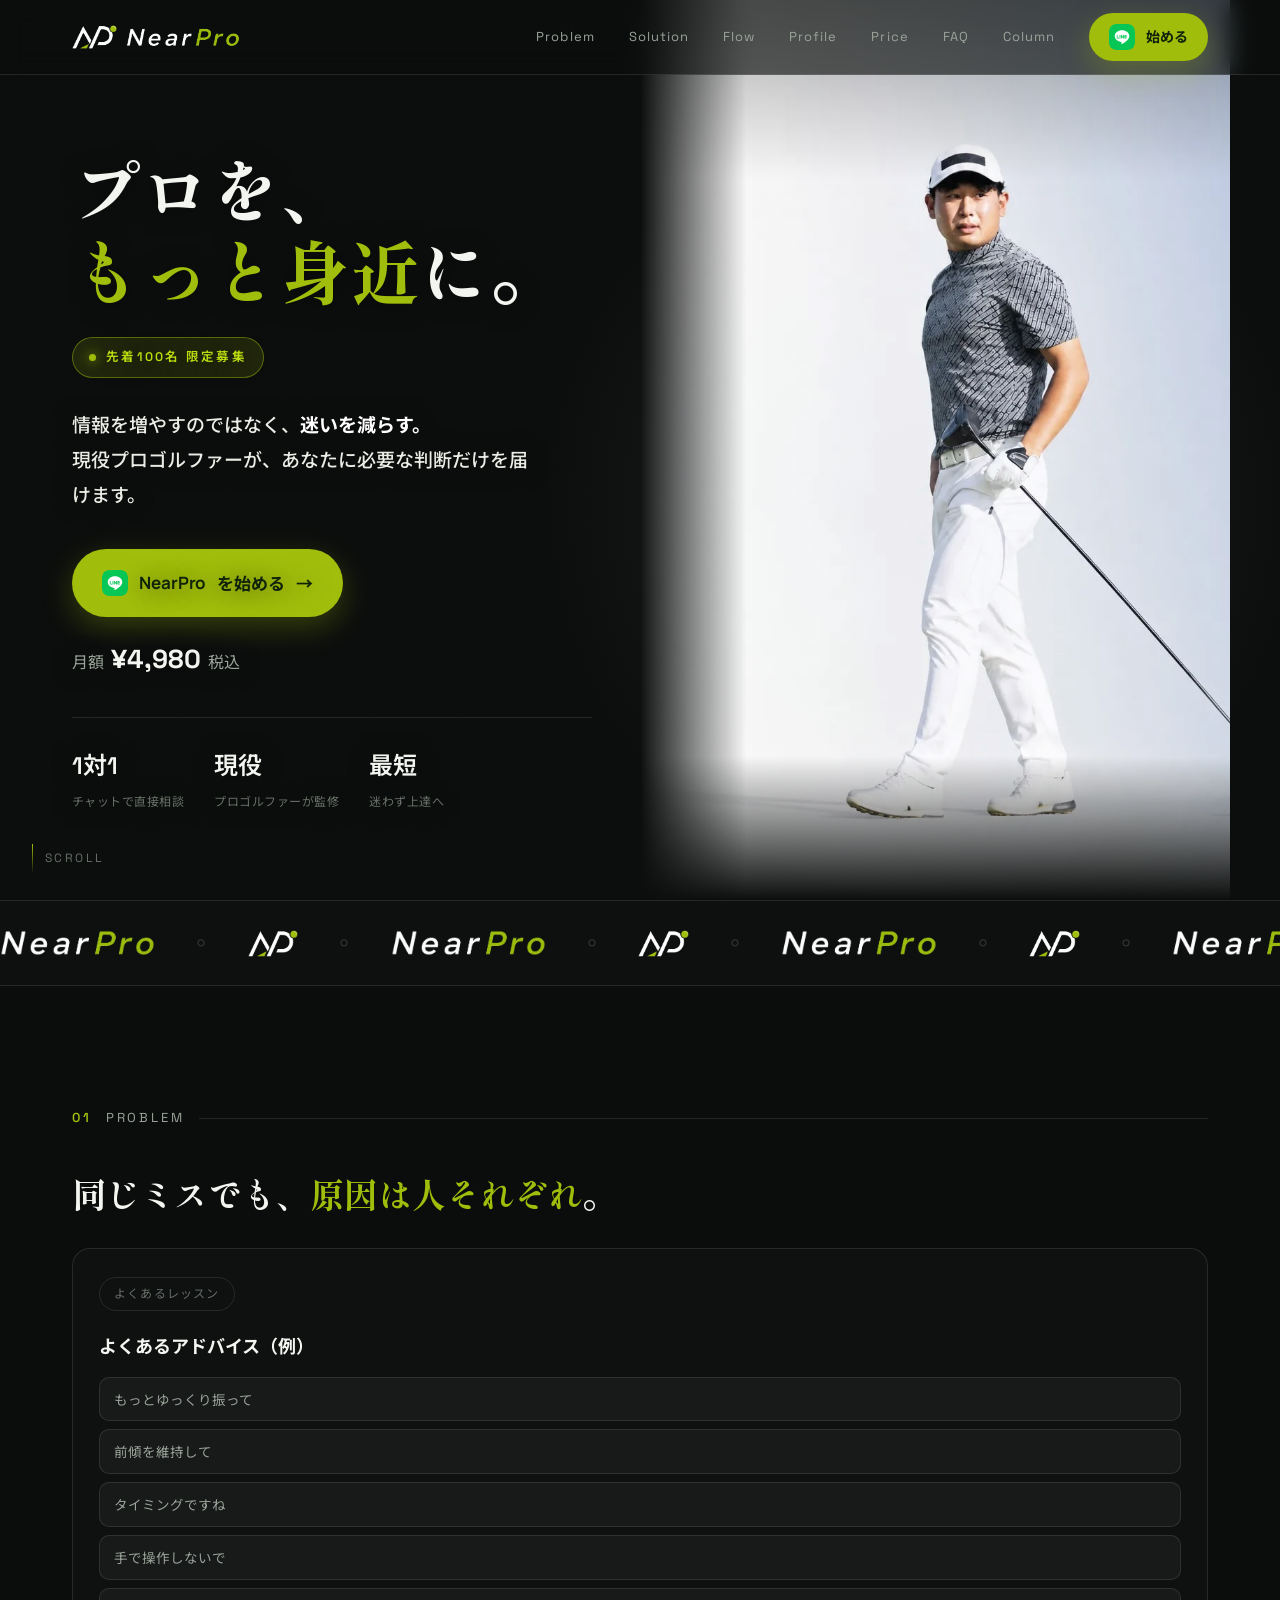
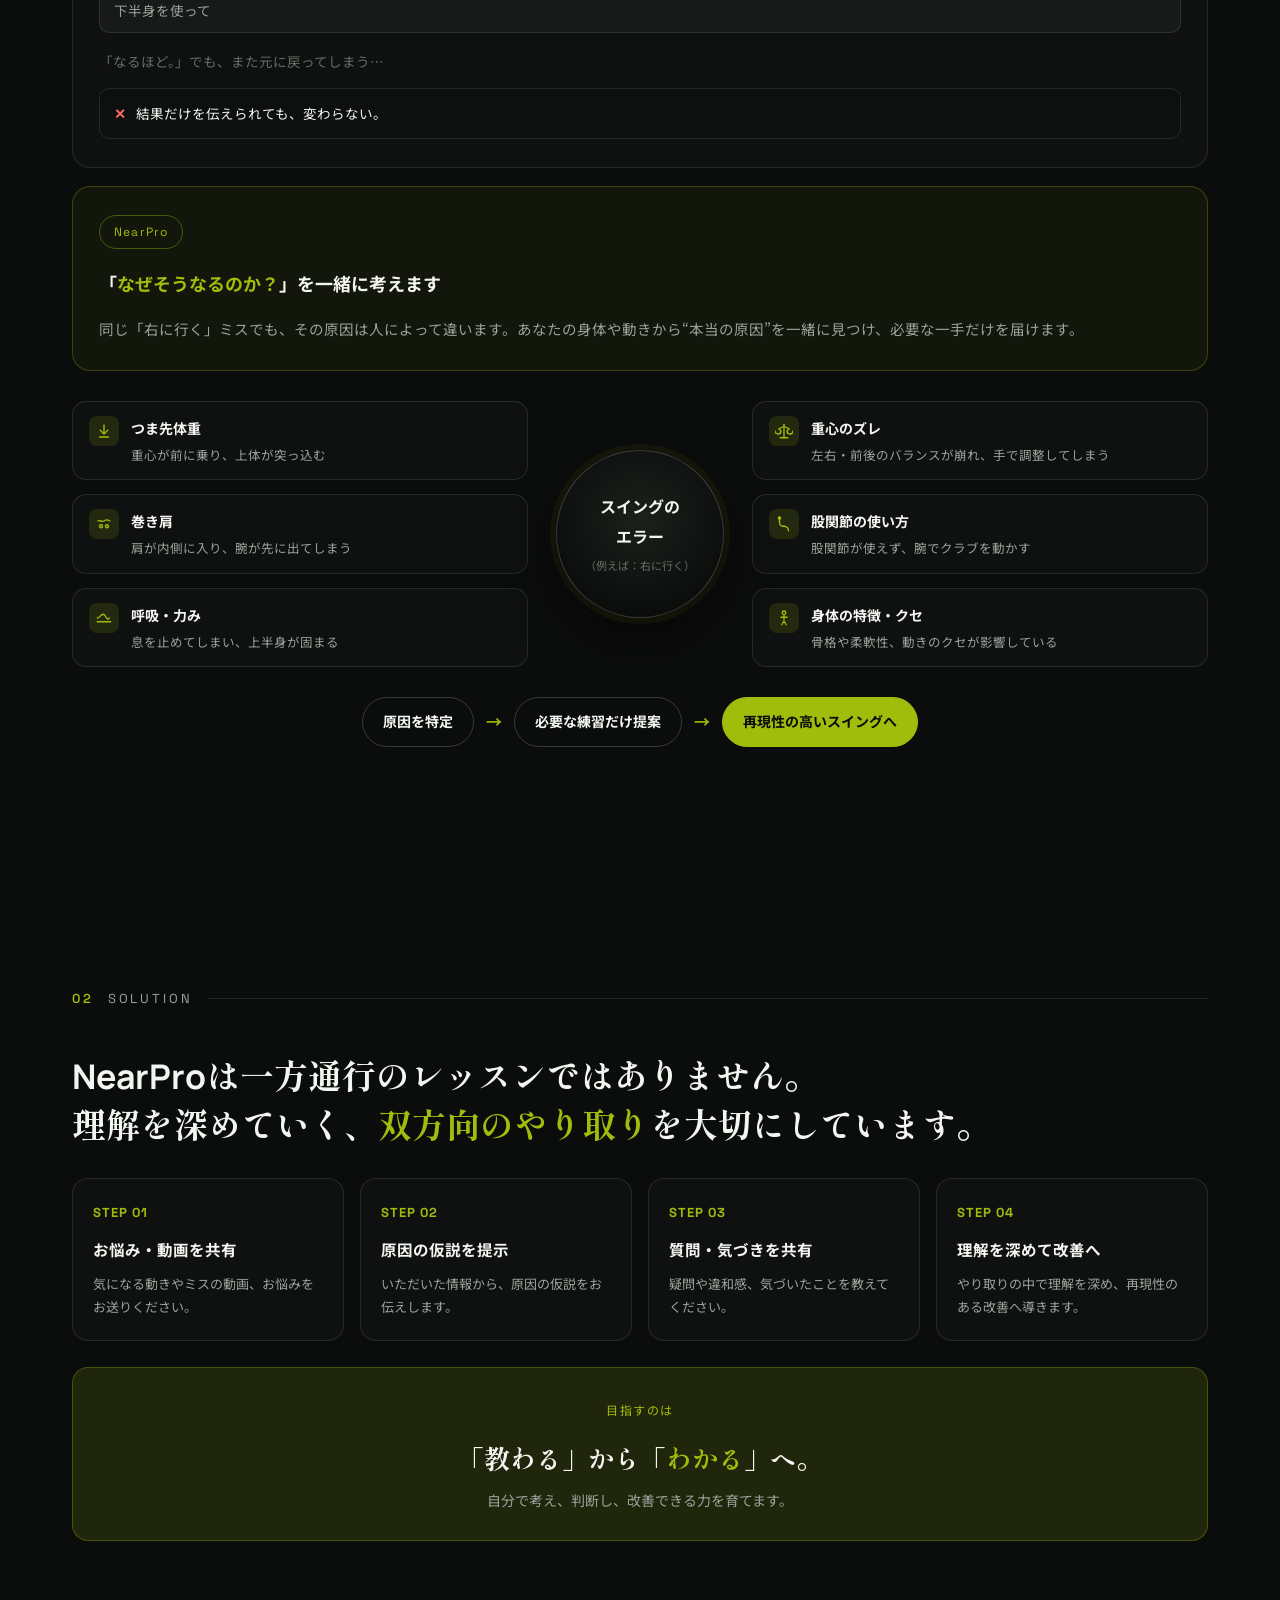
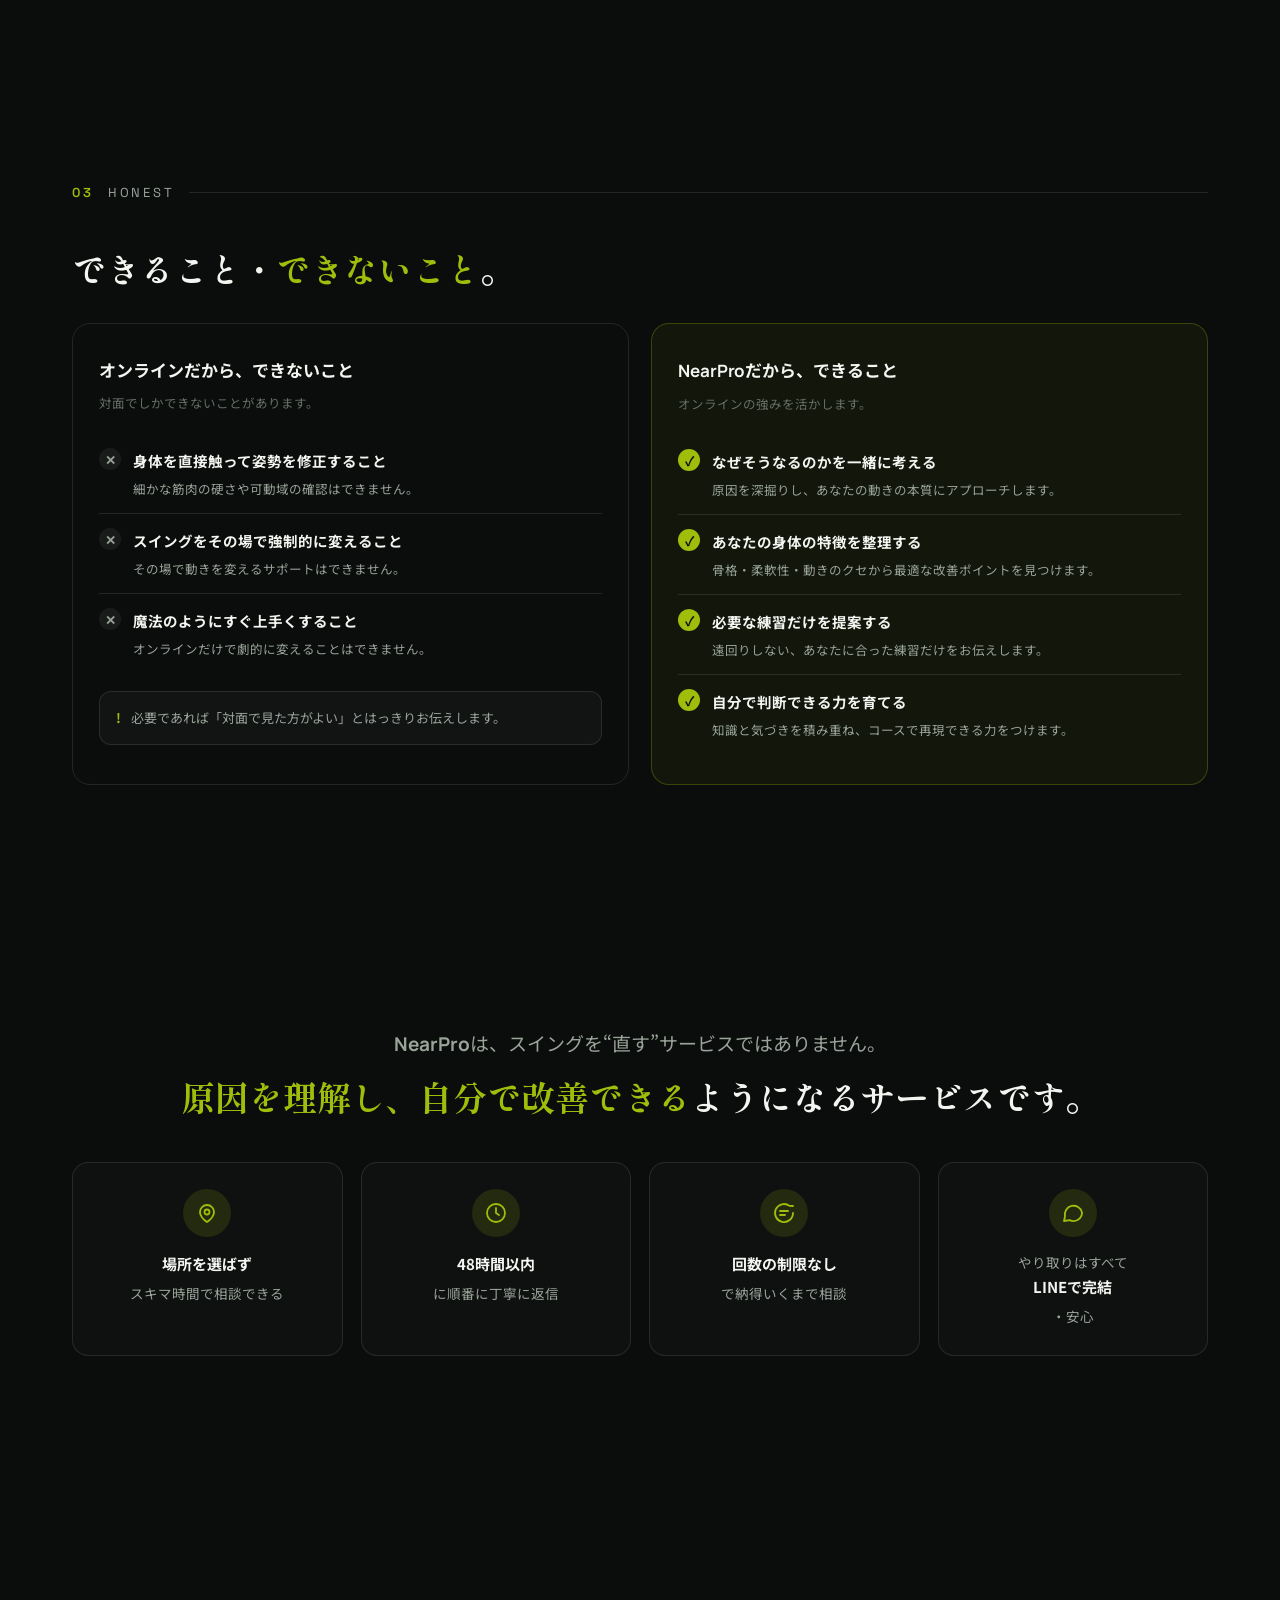
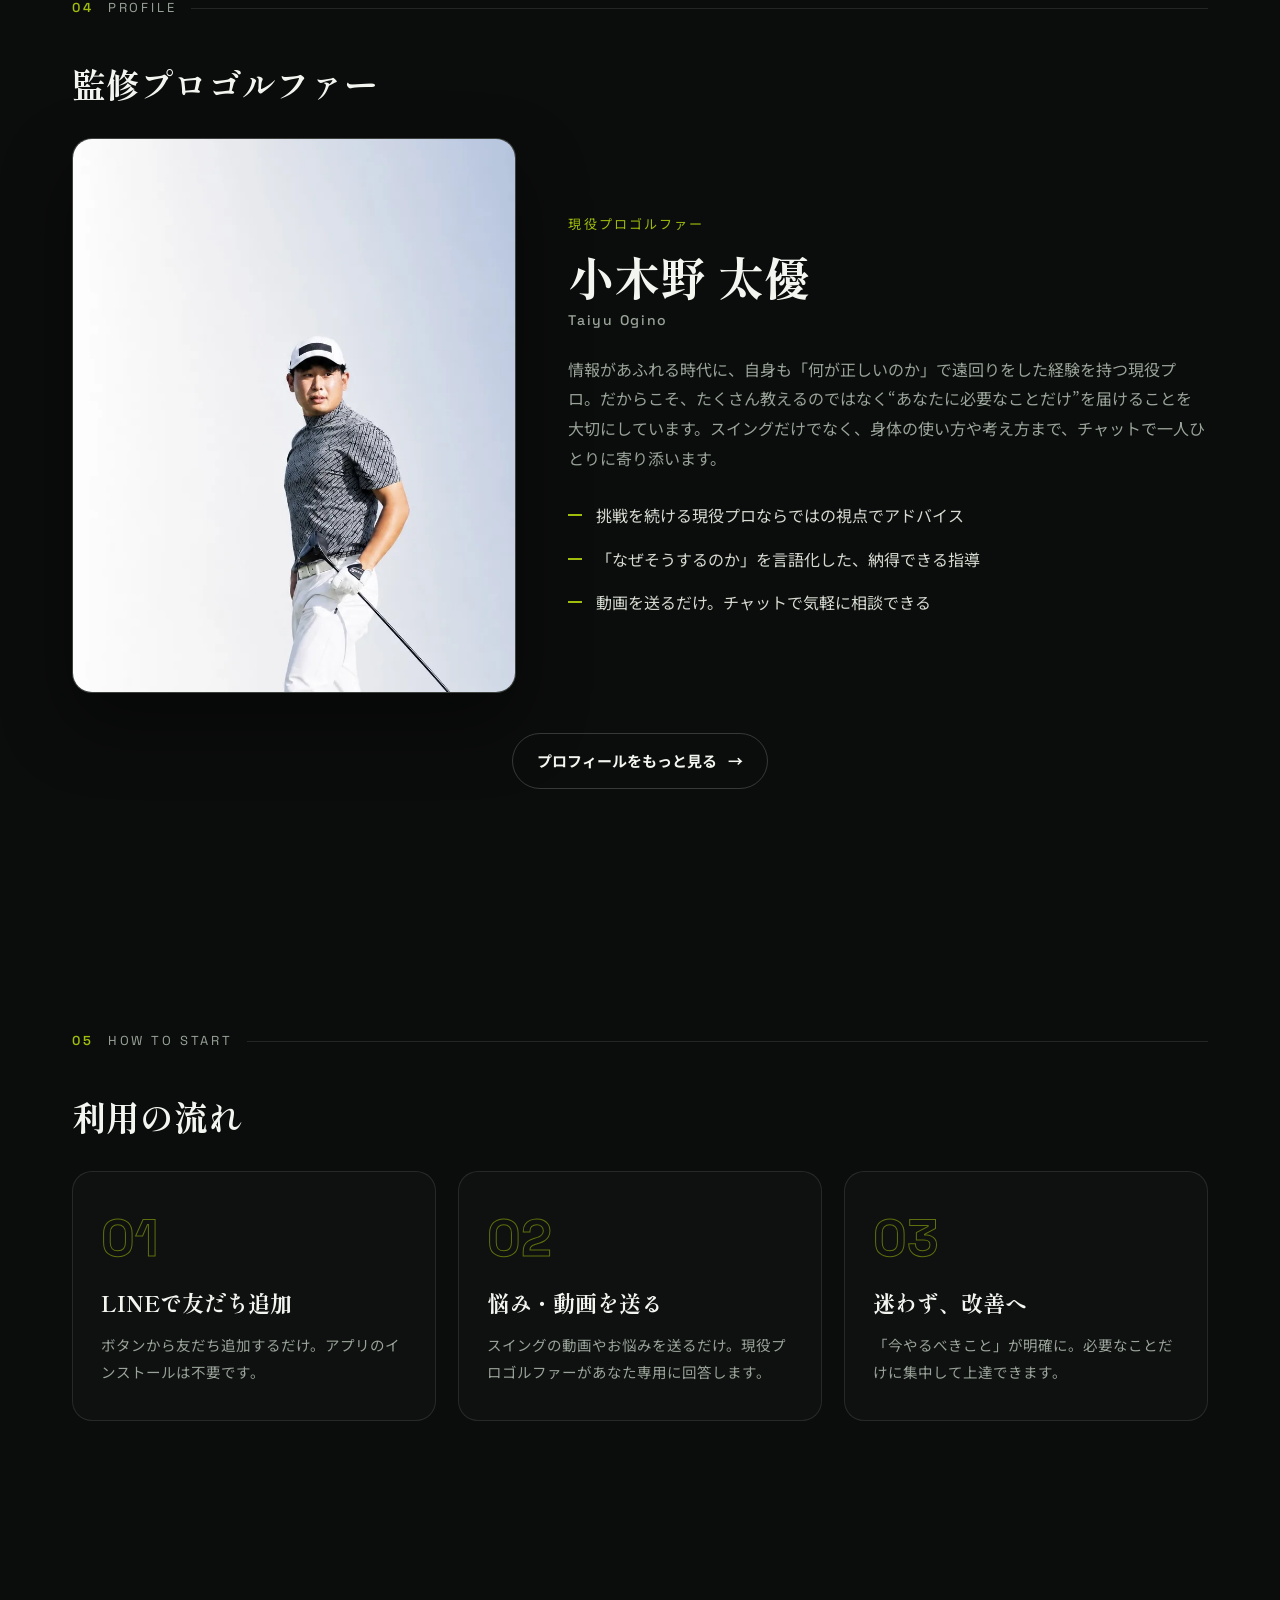
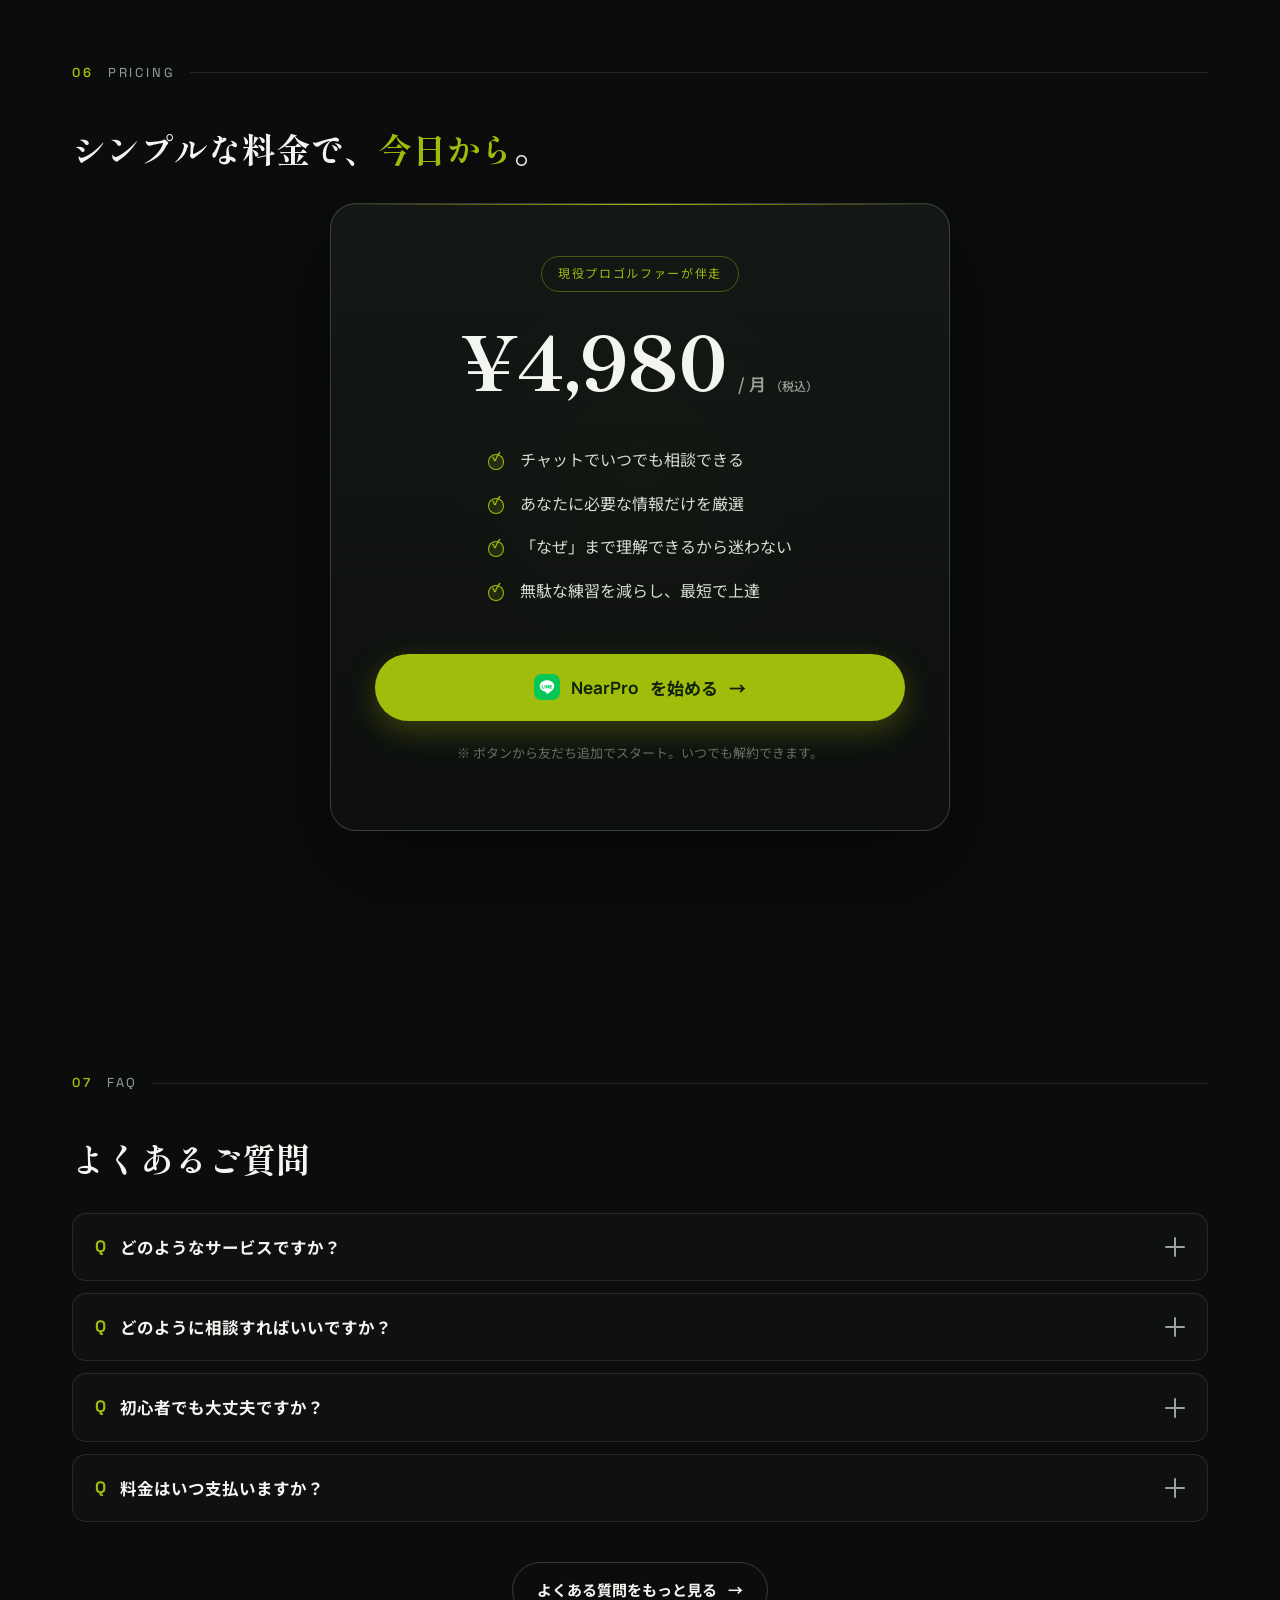
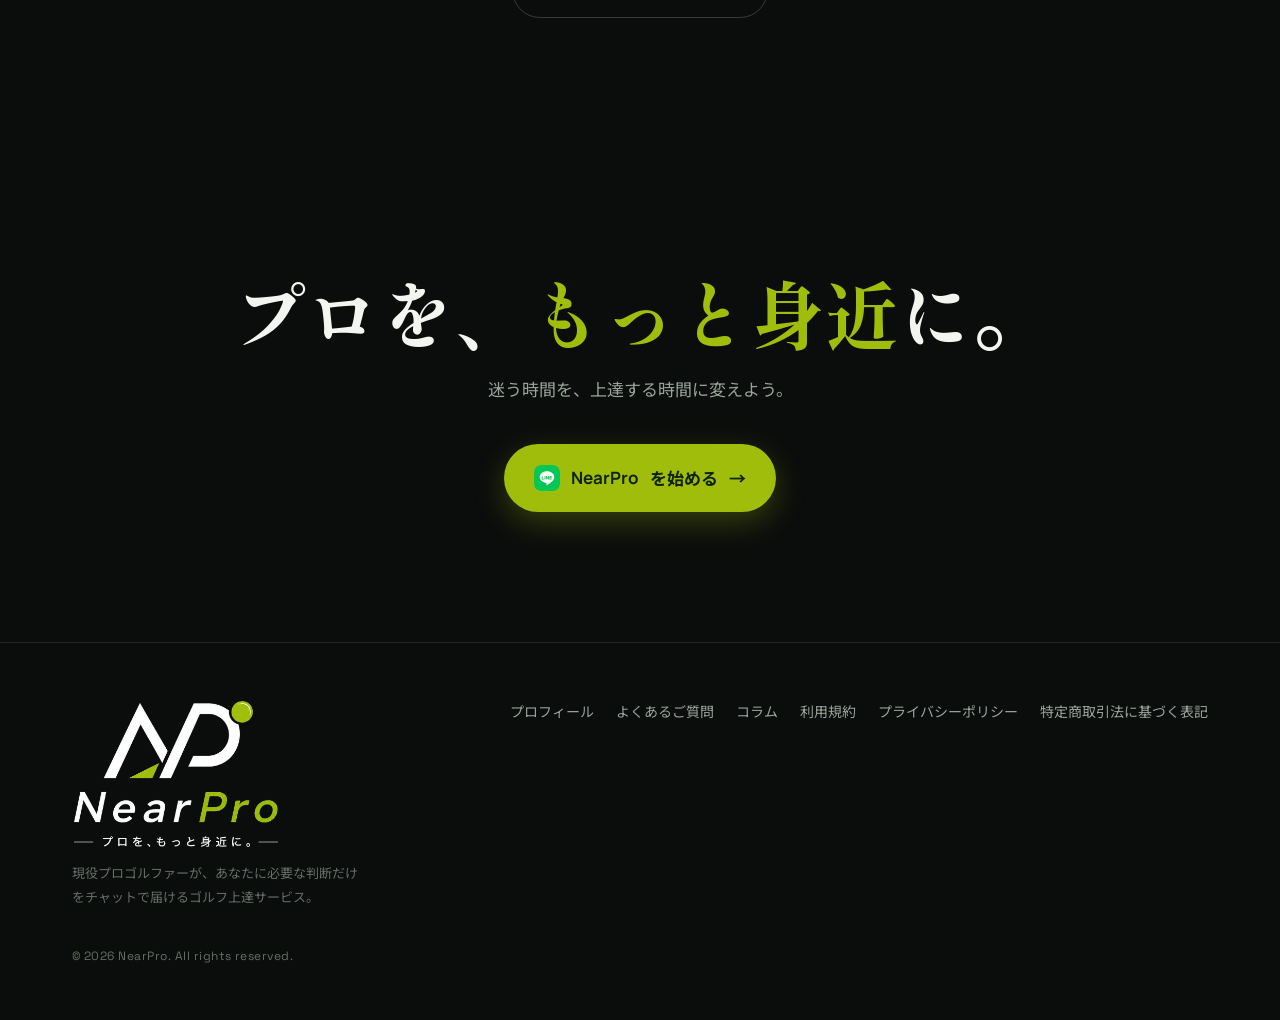
<file: index.html>
<!DOCTYPE html>
<html lang="ja">
<head>
<meta charset="UTF-8" />
<meta name="viewport" content="width=device-width, initial-scale=1.0" />
<title>NearPro（ニアプロ）｜ゴルフのミスの"原因"がわかるオンライン相談</title>
<meta name="description" content="NearPro（ニアプロ）は、現役プロゴルファーがLINEでゴルフの悩みに答えるオンライン相談サービス。同じミスでも原因は人それぞれ。あなたの身体の特徴やクセから本当の原因を一緒に見つけます。月額4,980円（税込）。" />
<meta name="google-site-verification" content="IbcM3j3N8ZVfV1A4sZUNfqUJ33cQSK8FoawnPCM8Xus" />
<meta name="theme-color" content="#0b0d0c" />
<meta property="og:title" content="NearPro（ニアプロ）｜ゴルフのミスの&quot;原因&quot;がわかるオンライン相談" />
<meta property="og:description" content="同じミスでも、原因は人それぞれ。現役プロゴルファーがLINEで伴走し、あなたに必要な一手だけを届けます。月額4,980円（税込）。" />
<link rel="preconnect" href="https://fonts.googleapis.com" />
<link rel="preconnect" href="https://fonts.gstatic.com" crossorigin />
<link href="https://fonts.googleapis.com/css2?family=Manrope:wght@600;700;800&family=Shippori+Mincho:wght@500;600;700;800&family=Noto+Sans+JP:wght@400;500;700&family=Space+Grotesk:wght@400;500;600;700&display=swap" rel="stylesheet" />
<link rel="icon" href="/favicon.ico" sizes="any" />
<link rel="icon" href="/favicon.svg" type="image/svg+xml" />
<link rel="icon" href="/favicon-96.png" sizes="96x96" type="image/png" />
<link rel="icon" href="/favicon-192.png" sizes="192x192" type="image/png" />
<link rel="apple-touch-icon" href="/apple-touch-icon.png" />
<meta property="og:type" content="website" />
<meta property="og:site_name" content="NearPro" />
<meta property="og:url" content="https://nearpro.pages.dev/" />
<meta property="og:image" content="https://nearpro.pages.dev/og.png" />
<meta property="og:image:width" content="1200" />
<meta property="og:image:height" content="630" />
<meta name="twitter:card" content="summary_large_image" />
<meta name="twitter:image" content="https://nearpro.pages.dev/og.png" />
<link rel="canonical" href="https://nearpro.pages.dev/" />
<link rel="stylesheet" href="styles.css" />
<script type="application/ld+json">
{
  "@context": "https://schema.org",
  "@graph": [
    {
      "@type": "Organization",
      "@id": "https://nearpro.pages.dev/#organization",
      "name": "NearPro",
      "alternateName": ["ニアプロ", "NearPro（ニアプロ）"],
      "url": "https://nearpro.pages.dev/",
      "logo": "https://nearpro.pages.dev/assets/logo/logo-lockup.png",
      "image": "https://nearpro.pages.dev/og.png",
      "description": "現役プロゴルファーがLINEでゴルフの悩みに答えるオンライン相談サービス。同じミスでも原因は人それぞれという考えのもと、原因を一緒に見つけ、自分で改善できる力を育てます。",
      "email": "tai54tai0517@icloud.com",
      "founder": { "@id": "https://nearpro.pages.dev/profile#taiyu-ogino" },
      "sameAs": ["https://lin.ee/vwxO3Qq"]
    },
    {
      "@type": "WebSite",
      "@id": "https://nearpro.pages.dev/#website",
      "url": "https://nearpro.pages.dev/",
      "name": "NearPro（ニアプロ）",
      "alternateName": "ニアプロ",
      "inLanguage": "ja",
      "publisher": { "@id": "https://nearpro.pages.dev/#organization" }
    },
    {
      "@type": "Service",
      "@id": "https://nearpro.pages.dev/#service",
      "name": "NearPro オンラインゴルフ相談",
      "serviceType": "オンラインゴルフレッスン・相談",
      "description": "スイングの動画やお悩みをLINEで送ると、現役プロゴルファーが原因の仮説を提示し、必要な練習だけを提案します。回数制限なし、48時間以内を目安に返信。",
      "provider": { "@id": "https://nearpro.pages.dev/#organization" },
      "areaServed": { "@type": "Country", "name": "日本" },
      "availableChannel": {
        "@type": "ServiceChannel",
        "serviceUrl": "https://lin.ee/vwxO3Qq",
        "name": "LINE公式アカウント"
      },
      "offers": {
        "@type": "Offer",
        "price": "4980",
        "priceCurrency": "JPY",
        "availability": "https://schema.org/InStock",
        "url": "https://nearpro.pages.dev/#price",
        "description": "月額4,980円（税込）／回数制限なし"
      }
    },
    {
      "@type": "Person",
      "@id": "https://nearpro.pages.dev/profile#taiyu-ogino",
      "name": "小木野 太優",
      "alternateName": "Taiyu Ogino",
      "jobTitle": "プロゴルファー",
      "url": "https://nearpro.pages.dev/profile",
      "worksFor": { "@id": "https://nearpro.pages.dev/#organization" }
    }
  ]
}
</script>
</head>
<body>

<header class="site" id="site-header">
  <div class="wrap">
    <a class="brand" href="#top"><img class="brand-mark" src="/assets/logo/logo-mark.png" alt="" width="595" height="317" /><img class="brand-word" src="/assets/logo/logo-wordmark.png" alt="" width="807" height="135" /><span class="sr-only">NearPro</span></a>
    <nav class="nav">
      <a class="link" href="#problem">Problem</a>
      <a class="link" href="#solution">Solution</a>
      <a class="link" href="#flow">Flow</a>
      <a class="link" href="#profile">Profile</a>
      <a class="link" href="#price">Price</a>
      <a class="link" href="/faq">FAQ</a>
      <a class="link" href="/blog/">Column</a>
      <a class="btn primary" href="https://lin.ee/vwxO3Qq" target="_blank" rel="noopener"><span class="ico" aria-label="LINE"><svg viewBox="0 0 48 48" aria-hidden="true"><rect width="48" height="48" rx="12" fill="#06C755"/><path fill="#fff" d="M24 11.5c-7.4 0-13.4 4.87-13.4 10.86 0 5.37 4.76 9.86 11.19 10.71.44.1 1.03.29 1.18.67.13.34.09.87.04 1.21l-.19 1.15c-.06.34-.27 1.33 1.17.72 1.44-.6 7.75-4.56 10.58-7.82h-.01c1.95-2.14 2.89-4.32 2.89-6.73 0-5.99-6.05-10.86-13.45-10.86z"/><g fill="#06C755"><path d="M20.7 20.2h-.94a.26.26 0 0 0-.26.26v5.85c0 .14.12.26.26.26h.94c.15 0 .26-.12.26-.26v-5.85a.26.26 0 0 0-.26-.26zM27.2 20.2h-.94a.26.26 0 0 0-.26.26v3.47l-2.68-3.62-.02-.02v-.01h-1.06a.26.26 0 0 0-.26.26v5.85c0 .14.12.26.26.26h.94c.15 0 .26-.12.26-.26v-3.47l2.69 3.63c.02.03.04.05.06.06l.02.01h1.05c.14 0 .26-.12.26-.26v-5.85a.26.26 0 0 0-.26-.26zM18.44 25.2h-2.56v-4.74a.26.26 0 0 0-.26-.26h-.94a.26.26 0 0 0-.26.26v5.85c0 .07.03.13.07.18.05.04.11.07.18.07h3.77c.14 0 .26-.12.26-.26v-.94a.26.26 0 0 0-.26-.26zM32.5 21.66c.14 0 .26-.12.26-.26v-.94a.26.26 0 0 0-.26-.26h-3.77a.25.25 0 0 0-.18.07.26.26 0 0 0-.07.18v5.85c0 .07.03.13.07.18.05.04.11.07.18.07h3.77c.14 0 .26-.12.26-.26v-.94a.26.26 0 0 0-.26-.26h-2.56v-.99h2.56c.14 0 .26-.12.26-.26v-.94a.26.26 0 0 0-.26-.26h-2.56v-.99h2.56z"/></g></svg></span>始める</a>
    </nav>
    <button class="navtoggle" id="nav-toggle" type="button" aria-label="メニューを開く" aria-expanded="false" aria-controls="mobile-menu"><span></span><span></span><span></span></button>
  </div>
</header>

<div class="menu-panel" id="mobile-menu">
  <nav>
      <a href="#problem">Problem<span class="jp">課題</span></a>
      <a href="#solution">Solution<span class="jp">解決策</span></a>
      <a href="#flow">Flow<span class="jp">利用の流れ</span></a>
      <a href="#profile">Profile<span class="jp">プロフィール</span></a>
      <a href="#price">Price<span class="jp">料金</span></a>
      <a href="/faq">FAQ<span class="jp">よくあるご質問</span></a>
      <a href="/blog/">Column<span class="jp">コラム</span></a>
  </nav>
  <a class="btn primary big" href="https://lin.ee/vwxO3Qq" target="_blank" rel="noopener"><span class="ico" aria-label="LINE"><svg viewBox="0 0 48 48" aria-hidden="true"><rect width="48" height="48" rx="12" fill="#06C755"/><path fill="#fff" d="M24 11.5c-7.4 0-13.4 4.87-13.4 10.86 0 5.37 4.76 9.86 11.19 10.71.44.1 1.03.29 1.18.67.13.34.09.87.04 1.21l-.19 1.15c-.06.34-.27 1.33 1.17.72 1.44-.6 7.75-4.56 10.58-7.82h-.01c1.95-2.14 2.89-4.32 2.89-6.73 0-5.99-6.05-10.86-13.45-10.86z"/><g fill="#06C755"><path d="M20.7 20.2h-.94a.26.26 0 0 0-.26.26v5.85c0 .14.12.26.26.26h.94c.15 0 .26-.12.26-.26v-5.85a.26.26 0 0 0-.26-.26zM27.2 20.2h-.94a.26.26 0 0 0-.26.26v3.47l-2.68-3.62-.02-.02v-.01h-1.06a.26.26 0 0 0-.26.26v5.85c0 .14.12.26.26.26h.94c.15 0 .26-.12.26-.26v-3.47l2.69 3.63c.02.03.04.05.06.06l.02.01h1.05c.14 0 .26-.12.26-.26v-5.85a.26.26 0 0 0-.26-.26zM18.44 25.2h-2.56v-4.74a.26.26 0 0 0-.26-.26h-.94a.26.26 0 0 0-.26.26v5.85c0 .07.03.13.07.18.05.04.11.07.18.07h3.77c.14 0 .26-.12.26-.26v-.94a.26.26 0 0 0-.26-.26zM32.5 21.66c.14 0 .26-.12.26-.26v-.94a.26.26 0 0 0-.26-.26h-3.77a.25.25 0 0 0-.18.07.26.26 0 0 0-.07.18v5.85c0 .07.03.13.07.18.05.04.11.07.18.07h3.77c.14 0 .26-.12.26-.26v-.94a.26.26 0 0 0-.26-.26h-2.56v-.99h2.56c.14 0 .26-.12.26-.26v-.94a.26.26 0 0 0-.26-.26h-2.56v-.99h2.56z"/></g></svg></span>始める</a>
</div>

<!-- ===== HERO ===== -->
<section class="hero" id="top">
  <div class="hero-photo">
    <picture>
      <source srcset="assets/img/hero-player.webp" type="image/webp" />
      <img src="assets/img/hero-player.jpg" alt="ゴルフクラブを持つ現役プロゴルファー" />
    </picture>
  </div>
  <div class="hero-scrim" aria-hidden="true"></div>
  <div class="wrap hero-inner">
    <div class="hero-copy">
      <h1 class="title">プロを、<br /><span class="nb"><em>もっと身近</em>に。</span></h1>
      <div class="kicker limited"><span class="dot"></span>先着100名 限定募集</div>
      <p class="hero-lead">情報を増やすのではなく、<b>迷いを減らす。</b><br />現役プロゴルファーが、あなたに必要な判断だけを届けます。</p>
      <div class="hero-actions">
        <a class="btn primary big" href="https://lin.ee/vwxO3Qq" target="_blank" rel="noopener"><span class="ico" aria-label="LINE"><svg viewBox="0 0 48 48" aria-hidden="true"><rect width="48" height="48" rx="12" fill="#06C755"/><path fill="#fff" d="M24 11.5c-7.4 0-13.4 4.87-13.4 10.86 0 5.37 4.76 9.86 11.19 10.71.44.1 1.03.29 1.18.67.13.34.09.87.04 1.21l-.19 1.15c-.06.34-.27 1.33 1.17.72 1.44-.6 7.75-4.56 10.58-7.82h-.01c1.95-2.14 2.89-4.32 2.89-6.73 0-5.99-6.05-10.86-13.45-10.86z"/><g fill="#06C755"><path d="M20.7 20.2h-.94a.26.26 0 0 0-.26.26v5.85c0 .14.12.26.26.26h.94c.15 0 .26-.12.26-.26v-5.85a.26.26 0 0 0-.26-.26zM27.2 20.2h-.94a.26.26 0 0 0-.26.26v3.47l-2.68-3.62-.02-.02v-.01h-1.06a.26.26 0 0 0-.26.26v5.85c0 .14.12.26.26.26h.94c.15 0 .26-.12.26-.26v-3.47l2.69 3.63c.02.03.04.05.06.06l.02.01h1.05c.14 0 .26-.12.26-.26v-5.85a.26.26 0 0 0-.26-.26zM18.44 25.2h-2.56v-4.74a.26.26 0 0 0-.26-.26h-.94a.26.26 0 0 0-.26.26v5.85c0 .07.03.13.07.18.05.04.11.07.18.07h3.77c.14 0 .26-.12.26-.26v-.94a.26.26 0 0 0-.26-.26zM32.5 21.66c.14 0 .26-.12.26-.26v-.94a.26.26 0 0 0-.26-.26h-3.77a.25.25 0 0 0-.18.07.26.26 0 0 0-.07.18v5.85c0 .07.03.13.07.18.05.04.11.07.18.07h3.77c.14 0 .26-.12.26-.26v-.94a.26.26 0 0 0-.26-.26h-2.56v-.99h2.56c.14 0 .26-.12.26-.26v-.94a.26.26 0 0 0-.26-.26h-2.56v-.99h2.56z"/></g></svg></span><span class="np">NearPro</span>を始める<span>→</span></a>
        <div class="price-tag"><span>月額</span><b>¥4,980</b><span>税込</span></div>
      </div>
      <ul class="hero-stats">
        <li><span class="n">1対1</span><span class="l">チャットで直接相談</span></li>
        <li><span class="n">現役</span><span class="l">プロゴルファーが監修</span></li>
        <li><span class="n">最短</span><span class="l">迷わず上達へ</span></li>
      </ul>
    </div>
  </div>
  <div class="scroll-hint">SCROLL</div>
</section>

<!-- ===== MARQUEE ===== -->
<div class="marquee" aria-hidden="true">
  <div class="marquee-track">
    <img class="mq-word" src="/assets/logo/logo-wordmark.png" alt="" width="807" height="135" /><span class="sep">◦</span><img class="mq-mark" src="/assets/logo/logo-mark.png" alt="" width="595" height="317" /><span class="sep">◦</span>
    <img class="mq-word" src="/assets/logo/logo-wordmark.png" alt="" width="807" height="135" /><span class="sep">◦</span><img class="mq-mark" src="/assets/logo/logo-mark.png" alt="" width="595" height="317" /><span class="sep">◦</span>
    <img class="mq-word" src="/assets/logo/logo-wordmark.png" alt="" width="807" height="135" /><span class="sep">◦</span><img class="mq-mark" src="/assets/logo/logo-mark.png" alt="" width="595" height="317" /><span class="sep">◦</span>
    <img class="mq-word" src="/assets/logo/logo-wordmark.png" alt="" width="807" height="135" /><span class="sep">◦</span><img class="mq-mark" src="/assets/logo/logo-mark.png" alt="" width="595" height="317" /><span class="sep">◦</span>
    <img class="mq-word" src="/assets/logo/logo-wordmark.png" alt="" width="807" height="135" /><span class="sep">◦</span><img class="mq-mark" src="/assets/logo/logo-mark.png" alt="" width="595" height="317" /><span class="sep">◦</span>
    <img class="mq-word" src="/assets/logo/logo-wordmark.png" alt="" width="807" height="135" /><span class="sep">◦</span><img class="mq-mark" src="/assets/logo/logo-mark.png" alt="" width="595" height="317" /><span class="sep">◦</span>
  </div>
</div>

<!-- ===== 01 CAUSE ===== -->
<section class="section" id="problem">
  <div class="wrap">
    <div class="sec-label reveal"><span class="num">01</span> Problem</div>
    <h2 class="sub-head reveal">同じミスでも、<em>原因は人それぞれ</em>。</h2>

    <div class="compare reveal">
      <div class="panel">
        <span class="tag">よくあるレッスン</span>
        <h3>よくあるアドバイス（例）</h3>
        <ul class="advice">
          <li>もっとゆっくり振って</li>
          <li>前傾を維持して</li>
          <li>タイミングですね</li>
          <li>手で操作しないで</li>
          <li>下半身を使って</li>
        </ul>
        <p class="again">「なるほど。」でも、また元に戻ってしまう…</p>
        <div class="bad"><span class="x">✕</span>結果だけを伝えられても、変わらない。</div>
      </div>

      <div class="panel hot">
        <span class="tag">NearPro</span>
        <h3>「<em>なぜそうなるのか？</em>」を一緒に考えます</h3>
        <p class="nplead">同じ「右に行く」ミスでも、その原因は人によって違います。あなたの身体や動きから“本当の原因”を一緒に見つけ、必要な一手だけを届けます。</p>
      </div>
    </div>

    <div class="cause reveal d1">
      <div class="cause-side">
        <div class="factor">
          <span class="fic"><svg viewBox="0 0 24 24" fill="none" stroke="currentColor" stroke-width="1.8" stroke-linecap="round" stroke-linejoin="round"><path d="M12 4v10"/><path d="M7 11l5 5 5-5"/><path d="M6 20h12"/></svg></span>
          <div><div class="ft">つま先体重</div><div class="fd">重心が前に乗り、上体が突っ込む</div></div>
        </div>
        <div class="factor">
          <span class="fic"><svg viewBox="0 0 24 24" fill="none" stroke="currentColor" stroke-width="1.8" stroke-linecap="round" stroke-linejoin="round"><path d="M4 8c3-2 5 2 8 0s4-2 8 0"/><circle cx="8" cy="15" r="2"/><circle cx="16" cy="15" r="2"/></svg></span>
          <div><div class="ft">巻き肩</div><div class="fd">肩が内側に入り、腕が先に出てしまう</div></div>
        </div>
        <div class="factor">
          <span class="fic"><svg viewBox="0 0 24 24" fill="none" stroke="currentColor" stroke-width="1.8" stroke-linecap="round" stroke-linejoin="round"><path d="M3 12c4 0 4-5 8-5s4 10 8 5"/><path d="M3 17h18"/></svg></span>
          <div><div class="ft">呼吸・力み</div><div class="fd">息を止めてしまい、上半身が固まる</div></div>
        </div>
      </div>

      <div class="cause-center">
        <div><div class="ce-t">スイングの<br />エラー</div><div class="ce-s">（例えば：右に行く）</div></div>
      </div>

      <div class="cause-side">
        <div class="factor">
          <span class="fic"><svg viewBox="0 0 24 24" fill="none" stroke="currentColor" stroke-width="1.8" stroke-linecap="round" stroke-linejoin="round"><path d="M12 3v18"/><path d="M7 21h10"/><path d="M12 6l-7 3 3 3a4 4 0 0 1-8 0"/><path d="M12 6l7 3-3 3a4 4 0 0 0 8 0"/></svg></span>
          <div><div class="ft">重心のズレ</div><div class="fd">左右・前後のバランスが崩れ、手で調整してしまう</div></div>
        </div>
        <div class="factor">
          <span class="fic"><svg viewBox="0 0 24 24" fill="none" stroke="currentColor" stroke-width="1.8" stroke-linecap="round" stroke-linejoin="round"><path d="M6 3v7a5 5 0 0 0 5 5h1"/><path d="M18 21a6 6 0 0 0-6-6"/><circle cx="6" cy="4" r="1.5"/></svg></span>
          <div><div class="ft">股関節の使い方</div><div class="fd">股関節が使えず、腕でクラブを動かす</div></div>
        </div>
        <div class="factor">
          <span class="fic"><svg viewBox="0 0 24 24" fill="none" stroke="currentColor" stroke-width="1.8" stroke-linecap="round" stroke-linejoin="round"><circle cx="12" cy="5" r="2.4"/><path d="M12 8v6"/><path d="M8 11h8"/><path d="M9 21l3-5 3 5"/></svg></span>
          <div><div class="ft">身体の特徴・クセ</div><div class="fd">骨格や柔軟性、動きのクセが影響している</div></div>
        </div>
      </div>
    </div>

    <div class="result-flow reveal d2">
      <span class="rf">原因を特定</span>
      <span class="arw">→</span>
      <span class="rf">必要な練習だけ提案</span>
      <span class="arw">→</span>
      <span class="rf last">再現性の高いスイングへ</span>
    </div>
  </div>
</section>

<!-- ===== 02 DIALOGUE ===== -->
<section class="section" id="solution">
  <div class="wrap">
    <div class="sec-label reveal"><span class="num">02</span> Solution</div>
    <h2 class="sub-head reveal"><span class="np">NearPro</span>は一方通行のレッスンではありません。<br />理解を深めていく、<em>双方向のやり取り</em>を大切にしています。</h2>

    <div class="tsteps reveal d1">
      <div class="tstep"><div class="sn">STEP 01</div><h4>お悩み・動画を共有</h4><p>気になる動きやミスの動画、お悩みをお送りください。</p></div>
      <div class="tstep"><div class="sn">STEP 02</div><h4>原因の仮説を提示</h4><p>いただいた情報から、原因の仮説をお伝えします。</p></div>
      <div class="tstep"><div class="sn">STEP 03</div><h4>質問・気づきを共有</h4><p>疑問や違和感、気づいたことを教えてください。</p></div>
      <div class="tstep"><div class="sn">STEP 04</div><h4>理解を深めて改善へ</h4><p>やり取りの中で理解を深め、再現性のある改善へ導きます。</p></div>
    </div>

    <div class="aim reveal d2">
      <span class="lbl">目指すのは</span>
      <h3>「教わる」から「<em>わかる</em>」へ。</h3>
      <p>自分で考え、判断し、改善できる力を育てます。</p>
    </div>
  </div>
</section>

<!-- ===== 03 HONEST ===== -->
<section class="section" id="honest">
  <div class="wrap">
    <div class="sec-label reveal"><span class="num">03</span> Honest</div>
    <h2 class="sub-head reveal">できること・<em>できないこと</em>。</h2>
    <div class="cc reveal">
      <div class="cc-col cant">
        <h3>オンラインだから、できないこと</h3>
        <p class="note">対面でしかできないことがあります。</p>
        <div class="cc-item"><span class="ci">✕</span><div><div class="ct">身体を直接触って姿勢を修正すること</div><div class="cd">細かな筋肉の硬さや可動域の確認はできません。</div></div></div>
        <div class="cc-item"><span class="ci">✕</span><div><div class="ct">スイングをその場で強制的に変えること</div><div class="cd">その場で動きを変えるサポートはできません。</div></div></div>
        <div class="cc-item"><span class="ci">✕</span><div><div class="ct">魔法のようにすぐ上手くすること</div><div class="cd">オンラインだけで劇的に変えることはできません。</div></div></div>
        <div class="cc-flag"><span class="fi">!</span>必要であれば「対面で見た方がよい」とはっきりお伝えします。</div>
      </div>

      <div class="cc-col can">
        <h3><span class="np">NearPro</span>だから、できること</h3>
        <p class="note">オンラインの強みを活かします。</p>
        <div class="cc-item"><span class="ci">✓</span><div><div class="ct">なぜそうなるのかを一緒に考える</div><div class="cd">原因を深掘りし、あなたの動きの本質にアプローチします。</div></div></div>
        <div class="cc-item"><span class="ci">✓</span><div><div class="ct">あなたの身体の特徴を整理する</div><div class="cd">骨格・柔軟性・動きのクセから最適な改善ポイントを見つけます。</div></div></div>
        <div class="cc-item"><span class="ci">✓</span><div><div class="ct">必要な練習だけを提案する</div><div class="cd">遠回りしない、あなたに合った練習だけをお伝えします。</div></div></div>
        <div class="cc-item"><span class="ci">✓</span><div><div class="ct">自分で判断できる力を育てる</div><div class="cd">知識と気づきを積み重ね、コースで再現できる力をつけます。</div></div></div>
      </div>
    </div>
  </div>
</section>

<!-- ===== SUMMARY ===== -->
<section class="section" id="summary">
  <div class="wrap">
    <div class="sum-lead reveal">
      <p class="s1"><span class="np">NearPro</span>は、スイングを“直す”サービスではありません。</p>
      <p class="s2"><em>原因を理解し、自分で改善できる</em>ようになるサービスです。</p>
    </div>
    <div class="feats4 reveal d1">
      <div class="feat4"><div class="f4i"><svg viewBox="0 0 24 24" fill="none" stroke="currentColor" stroke-width="1.8" stroke-linecap="round" stroke-linejoin="round"><path d="M12 21s-7-4.5-7-10a7 7 0 0 1 14 0c0 5.5-7 10-7 10Z"/><circle cx="12" cy="11" r="2.5"/></svg></div><p><b>場所を選ばず</b>スキマ時間で相談できる</p></div>
      <div class="feat4"><div class="f4i"><svg viewBox="0 0 24 24" fill="none" stroke="currentColor" stroke-width="1.8" stroke-linecap="round" stroke-linejoin="round"><circle cx="12" cy="12" r="9"/><path d="M12 7v5l3 2"/></svg></div><p><b>48時間以内</b>に順番に丁寧に返信</p></div>
      <div class="feat4"><div class="f4i"><svg viewBox="0 0 24 24" fill="none" stroke="currentColor" stroke-width="1.8" stroke-linecap="round" stroke-linejoin="round"><path d="M8 10h8M8 14h5"/><path d="M21 12a9 9 0 1 1-3.5-7.1L21 5"/></svg></div><p><b>回数の制限なし</b>で納得いくまで相談</p></div>
      <div class="feat4"><div class="f4i"><svg viewBox="0 0 24 24" fill="none" stroke="currentColor" stroke-width="1.8" stroke-linecap="round" stroke-linejoin="round"><path d="M21 11.5a8.5 8.5 0 0 1-12.3 7.6L3 20l1-4.5A8.5 8.5 0 1 1 21 11.5Z"/></svg></div><p>やり取りはすべて<b>LINEで完結</b>・安心</p></div>
    </div>
  </div>
</section>

<!-- ===== 04 PROFILE ===== -->
<section class="section profile" id="profile">
  <div class="wrap">
    <div class="sec-label reveal"><span class="num">04</span> Profile</div>
    <h2 class="sub-head reveal">監修プロゴルファー</h2>
    <div class="profile-grid">
      <div class="profile-photo reveal">
        <picture>
          <source srcset="assets/img/hero-player.webp" type="image/webp" />
          <img src="assets/img/hero-player.jpg" alt="小木野 太優（現役プロゴルファー）" loading="lazy" />
        </picture>
      </div>
      <div class="profile-body reveal d1">
        <p class="p-role">現役プロゴルファー</p>
        <h3 class="p-name">小木野 太優<span>Taiyu Ogino</span></h3>
        <!-- ↓プロフィール文・特長は仮のたたき台です。本番の経歴に差し替えてください -->
        <p class="p-bio">情報があふれる時代に、自身も「何が正しいのか」で遠回りをした経験を持つ現役プロ。だからこそ、たくさん教えるのではなく“あなたに必要なことだけ”を届けることを大切にしています。スイングだけでなく、身体の使い方や考え方まで、チャットで一人ひとりに寄り添います。</p>
        <ul class="p-points">
          <li>挑戦を続ける現役プロならではの視点でアドバイス</li>
          <li>「なぜそうするのか」を言語化した、納得できる指導</li>
          <li>動画を送るだけ。チャットで気軽に相談できる</li>
        </ul>
      </div>
    </div>
    <div class="more-btn reveal d2"><a class="btn ghost" href="/profile">プロフィールをもっと見る<span>→</span></a></div>
  </div>
</section>

<!-- ===== 05 HOW TO START ===== -->
<section class="section" id="flow">
  <div class="wrap">
    <div class="sec-label reveal"><span class="num">05</span> How to start</div>
    <h2 class="sub-head reveal">利用の流れ</h2>
    <div class="steps">
      <div class="step reveal"><div class="sn">01</div><h4>LINEで友だち追加</h4><p>ボタンから友だち追加するだけ。アプリのインストールは不要です。</p></div>
      <div class="step reveal d1"><div class="sn">02</div><h4>悩み・動画を送る</h4><p>スイングの動画やお悩みを送るだけ。現役プロゴルファーがあなた専用に回答します。</p></div>
      <div class="step reveal d2"><div class="sn">03</div><h4>迷わず、改善へ</h4><p>「今やるべきこと」が明確に。必要なことだけに集中して上達できます。</p></div>
    </div>
  </div>
</section>

<!-- ===== PRICING ===== -->
<section class="section pricing" id="price">
  <div class="glow" aria-hidden="true"></div>
  <div class="wrap">
    <div class="sec-label reveal"><span class="num">06</span> Pricing</div>
    <h2 class="sub-head reveal">シンプルな料金で、<em>今日から</em>。</h2>
    <div class="price-card reveal d1">
      <span class="badge">現役プロゴルファーが伴走</span>
      <div class="price-amt">
        <span class="amt">¥4,980</span>
        <span class="per">/ 月<span class="tax">（税込）</span></span>
      </div>
      <ul>
        <li>チャットでいつでも相談できる</li>
        <li>あなたに必要な情報だけを厳選</li>
        <li>「なぜ」まで理解できるから迷わない</li>
        <li>無駄な練習を減らし、最短で上達</li>
      </ul>
      <a class="btn primary big" href="https://lin.ee/vwxO3Qq" target="_blank" rel="noopener"><span class="ico" aria-label="LINE"><svg viewBox="0 0 48 48" aria-hidden="true"><rect width="48" height="48" rx="12" fill="#06C755"/><path fill="#fff" d="M24 11.5c-7.4 0-13.4 4.87-13.4 10.86 0 5.37 4.76 9.86 11.19 10.71.44.1 1.03.29 1.18.67.13.34.09.87.04 1.21l-.19 1.15c-.06.34-.27 1.33 1.17.72 1.44-.6 7.75-4.56 10.58-7.82h-.01c1.95-2.14 2.89-4.32 2.89-6.73 0-5.99-6.05-10.86-13.45-10.86z"/><g fill="#06C755"><path d="M20.7 20.2h-.94a.26.26 0 0 0-.26.26v5.85c0 .14.12.26.26.26h.94c.15 0 .26-.12.26-.26v-5.85a.26.26 0 0 0-.26-.26zM27.2 20.2h-.94a.26.26 0 0 0-.26.26v3.47l-2.68-3.62-.02-.02v-.01h-1.06a.26.26 0 0 0-.26.26v5.85c0 .14.12.26.26.26h.94c.15 0 .26-.12.26-.26v-3.47l2.69 3.63c.02.03.04.05.06.06l.02.01h1.05c.14 0 .26-.12.26-.26v-5.85a.26.26 0 0 0-.26-.26zM18.44 25.2h-2.56v-4.74a.26.26 0 0 0-.26-.26h-.94a.26.26 0 0 0-.26.26v5.85c0 .07.03.13.07.18.05.04.11.07.18.07h3.77c.14 0 .26-.12.26-.26v-.94a.26.26 0 0 0-.26-.26zM32.5 21.66c.14 0 .26-.12.26-.26v-.94a.26.26 0 0 0-.26-.26h-3.77a.25.25 0 0 0-.18.07.26.26 0 0 0-.07.18v5.85c0 .07.03.13.07.18.05.04.11.07.18.07h3.77c.14 0 .26-.12.26-.26v-.94a.26.26 0 0 0-.26-.26h-2.56v-.99h2.56c.14 0 .26-.12.26-.26v-.94a.26.26 0 0 0-.26-.26h-2.56v-.99h2.56z"/></g></svg></span><span class="np">NearPro</span>を始める<span>→</span></a>
      <p class="price-note">※ ボタンから友だち追加でスタート。いつでも解約できます。</p>
    </div>
  </div>
</section>

<!-- ===== FAQ PREVIEW ===== -->
<section class="section" id="faq">
  <div class="wrap">
    <div class="sec-label reveal"><span class="num">07</span> FAQ</div>
    <h2 class="sub-head reveal">よくあるご質問</h2>
    <div class="reveal">
      <details class="faq-item">
        <summary><span class="q">Q</span>どのようなサービスですか？<span class="ic" aria-hidden="true"></span></summary>
        <div class="faq-a">あなたのスイングやお悩みから「なぜそうなるのか」という原因を一緒に考え、必要な練習や改善ポイントを提案するサービスです。<b>自分で考えて改善できる力</b>を育てることを目指します。</div>
      </details>
      <details class="faq-item">
        <summary><span class="q">Q</span>どのように相談すればいいですか？<span class="ic" aria-hidden="true"></span></summary>
        <div class="faq-a">公式LINEにご登録いただき、トーク画面からご相談ください。動画や写真、文章を送っていただければ、<b>48時間以内を目安</b>にご返信いたします。</div>
      </details>
      <details class="faq-item">
        <summary><span class="q">Q</span>初心者でも大丈夫ですか？<span class="ic" aria-hidden="true"></span></summary>
        <div class="faq-a">もちろん大丈夫です。スコアやレベルは問いません。「なぜうまくいかないのか」を理解したい方であれば、どなたでもご利用いただけます。</div>
      </details>
      <details class="faq-item">
        <summary><span class="q">Q</span>料金はいつ支払いますか？<span class="ic" aria-hidden="true"></span></summary>
        <div class="faq-a">LINE登録後、決済ページのご案内をお送りします。月額制のため毎月の更新日に自動決済となり、<b>解約はいつでも可能</b>です。</div>
      </details>
    </div>
    <div class="more-btn reveal d1"><a class="btn ghost" href="/faq">よくある質問をもっと見る<span>→</span></a></div>
  </div>
</section>

<!-- ===== FINAL CTA ===== -->
<section class="final" id="cta">
  <div class="wrap">
    <h2 class="reveal">プロを、<em>もっと身近</em>に。</h2>
    <p class="reveal d1">迷う時間を、上達する時間に変えよう。</p>
    <div class="reveal d2"><a class="btn primary big" href="https://lin.ee/vwxO3Qq" target="_blank" rel="noopener"><span class="ico" aria-label="LINE"><svg viewBox="0 0 48 48" aria-hidden="true"><rect width="48" height="48" rx="12" fill="#06C755"/><path fill="#fff" d="M24 11.5c-7.4 0-13.4 4.87-13.4 10.86 0 5.37 4.76 9.86 11.19 10.71.44.1 1.03.29 1.18.67.13.34.09.87.04 1.21l-.19 1.15c-.06.34-.27 1.33 1.17.72 1.44-.6 7.75-4.56 10.58-7.82h-.01c1.95-2.14 2.89-4.32 2.89-6.73 0-5.99-6.05-10.86-13.45-10.86z"/><g fill="#06C755"><path d="M20.7 20.2h-.94a.26.26 0 0 0-.26.26v5.85c0 .14.12.26.26.26h.94c.15 0 .26-.12.26-.26v-5.85a.26.26 0 0 0-.26-.26zM27.2 20.2h-.94a.26.26 0 0 0-.26.26v3.47l-2.68-3.62-.02-.02v-.01h-1.06a.26.26 0 0 0-.26.26v5.85c0 .14.12.26.26.26h.94c.15 0 .26-.12.26-.26v-3.47l2.69 3.63c.02.03.04.05.06.06l.02.01h1.05c.14 0 .26-.12.26-.26v-5.85a.26.26 0 0 0-.26-.26zM18.44 25.2h-2.56v-4.74a.26.26 0 0 0-.26-.26h-.94a.26.26 0 0 0-.26.26v5.85c0 .07.03.13.07.18.05.04.11.07.18.07h3.77c.14 0 .26-.12.26-.26v-.94a.26.26 0 0 0-.26-.26zM32.5 21.66c.14 0 .26-.12.26-.26v-.94a.26.26 0 0 0-.26-.26h-3.77a.25.25 0 0 0-.18.07.26.26 0 0 0-.07.18v5.85c0 .07.03.13.07.18.05.04.11.07.18.07h3.77c.14 0 .26-.12.26-.26v-.94a.26.26 0 0 0-.26-.26h-2.56v-.99h2.56c.14 0 .26-.12.26-.26v-.94a.26.26 0 0 0-.26-.26h-2.56v-.99h2.56z"/></g></svg></span><span class="np">NearPro</span>を始める<span>→</span></a></div>
  </div>
</section>

<footer class="site">
  <div class="wrap fwrap">
    <div>
      <img class="footer-logo" src="/assets/logo/logo-lockup.png" alt="NearPro（ニアプロ）｜プロを、もっと身近に。" width="808" height="585" />
      <p style="color:var(--faint);font-size:13px;max-width:22em;margin:12px 0 0;">現役プロゴルファーが、あなたに必要な判断だけをチャットで届けるゴルフ上達サービス。</p>
    </div>
    <nav>
      <a href="/profile">プロフィール</a>
      <a href="/faq">よくあるご質問</a>
      <a href="/blog/">コラム</a>
      <a href="/terms">利用規約</a>
      <a href="/privacy">プライバシーポリシー</a>
      <a href="/tokushoho">特定商取引法に基づく表記</a>
    </nav>
  </div>
  <div class="wrap"><p class="copy">© 2026 NearPro. All rights reserved.</p></div>
</footer>

<!-- ===== Mobile sticky CTA ===== -->
<div class="mobile-cta">
  <a class="btn primary" href="https://lin.ee/vwxO3Qq" target="_blank" rel="noopener"><span class="ico" aria-label="LINE"><svg viewBox="0 0 48 48" aria-hidden="true"><rect width="48" height="48" rx="12" fill="#06C755"/><path fill="#fff" d="M24 11.5c-7.4 0-13.4 4.87-13.4 10.86 0 5.37 4.76 9.86 11.19 10.71.44.1 1.03.29 1.18.67.13.34.09.87.04 1.21l-.19 1.15c-.06.34-.27 1.33 1.17.72 1.44-.6 7.75-4.56 10.58-7.82h-.01c1.95-2.14 2.89-4.32 2.89-6.73 0-5.99-6.05-10.86-13.45-10.86z"/><g fill="#06C755"><path d="M20.7 20.2h-.94a.26.26 0 0 0-.26.26v5.85c0 .14.12.26.26.26h.94c.15 0 .26-.12.26-.26v-5.85a.26.26 0 0 0-.26-.26zM27.2 20.2h-.94a.26.26 0 0 0-.26.26v3.47l-2.68-3.62-.02-.02v-.01h-1.06a.26.26 0 0 0-.26.26v5.85c0 .14.12.26.26.26h.94c.15 0 .26-.12.26-.26v-3.47l2.69 3.63c.02.03.04.05.06.06l.02.01h1.05c.14 0 .26-.12.26-.26v-5.85a.26.26 0 0 0-.26-.26zM18.44 25.2h-2.56v-4.74a.26.26 0 0 0-.26-.26h-.94a.26.26 0 0 0-.26.26v5.85c0 .07.03.13.07.18.05.04.11.07.18.07h3.77c.14 0 .26-.12.26-.26v-.94a.26.26 0 0 0-.26-.26zM32.5 21.66c.14 0 .26-.12.26-.26v-.94a.26.26 0 0 0-.26-.26h-3.77a.25.25 0 0 0-.18.07.26.26 0 0 0-.07.18v5.85c0 .07.03.13.07.18.05.04.11.07.18.07h3.77c.14 0 .26-.12.26-.26v-.94a.26.26 0 0 0-.26-.26h-2.56v-.99h2.56c.14 0 .26-.12.26-.26v-.94a.26.26 0 0 0-.26-.26h-2.56v-.99h2.56z"/></g></svg></span><span class="np">NearPro</span>を始める<span>→</span></a>
</div>

<script>
  // Header background on scroll
  const header = document.getElementById('site-header');
  const onScroll = () => header.classList.toggle('scrolled', window.scrollY > 20);
  onScroll();
  window.addEventListener('scroll', onScroll, { passive: true });

  // Reveal on scroll
  const io = new IntersectionObserver((entries) => {
    entries.forEach((e) => { if (e.isIntersecting) { e.target.classList.add('in'); io.unobserve(e.target); } });
  }, { threshold: 0.12, rootMargin: '0px 0px -8% 0px' });
  document.querySelectorAll('.reveal').forEach((el) => io.observe(el));

  // スマホ用ハンバーガーメニュー
  const navToggle = document.getElementById('nav-toggle');
  const menuPanel = document.getElementById('mobile-menu');
  if (navToggle && menuPanel) {
    const setMenu = (open) => {
      document.body.classList.toggle('menu-open', open);
      navToggle.setAttribute('aria-expanded', String(open));
      navToggle.setAttribute('aria-label', open ? 'メニューを閉じる' : 'メニューを開く');
    };
    navToggle.addEventListener('click', () => setMenu(!document.body.classList.contains('menu-open')));
    menuPanel.querySelectorAll('a').forEach(a => a.addEventListener('click', () => setMenu(false)));
    document.addEventListener('keydown', (e) => { if (e.key === 'Escape') setMenu(false); });
    window.addEventListener('resize', () => { if (window.innerWidth > 940) setMenu(false); });
  }
</script>

</body>
</html>
</file>
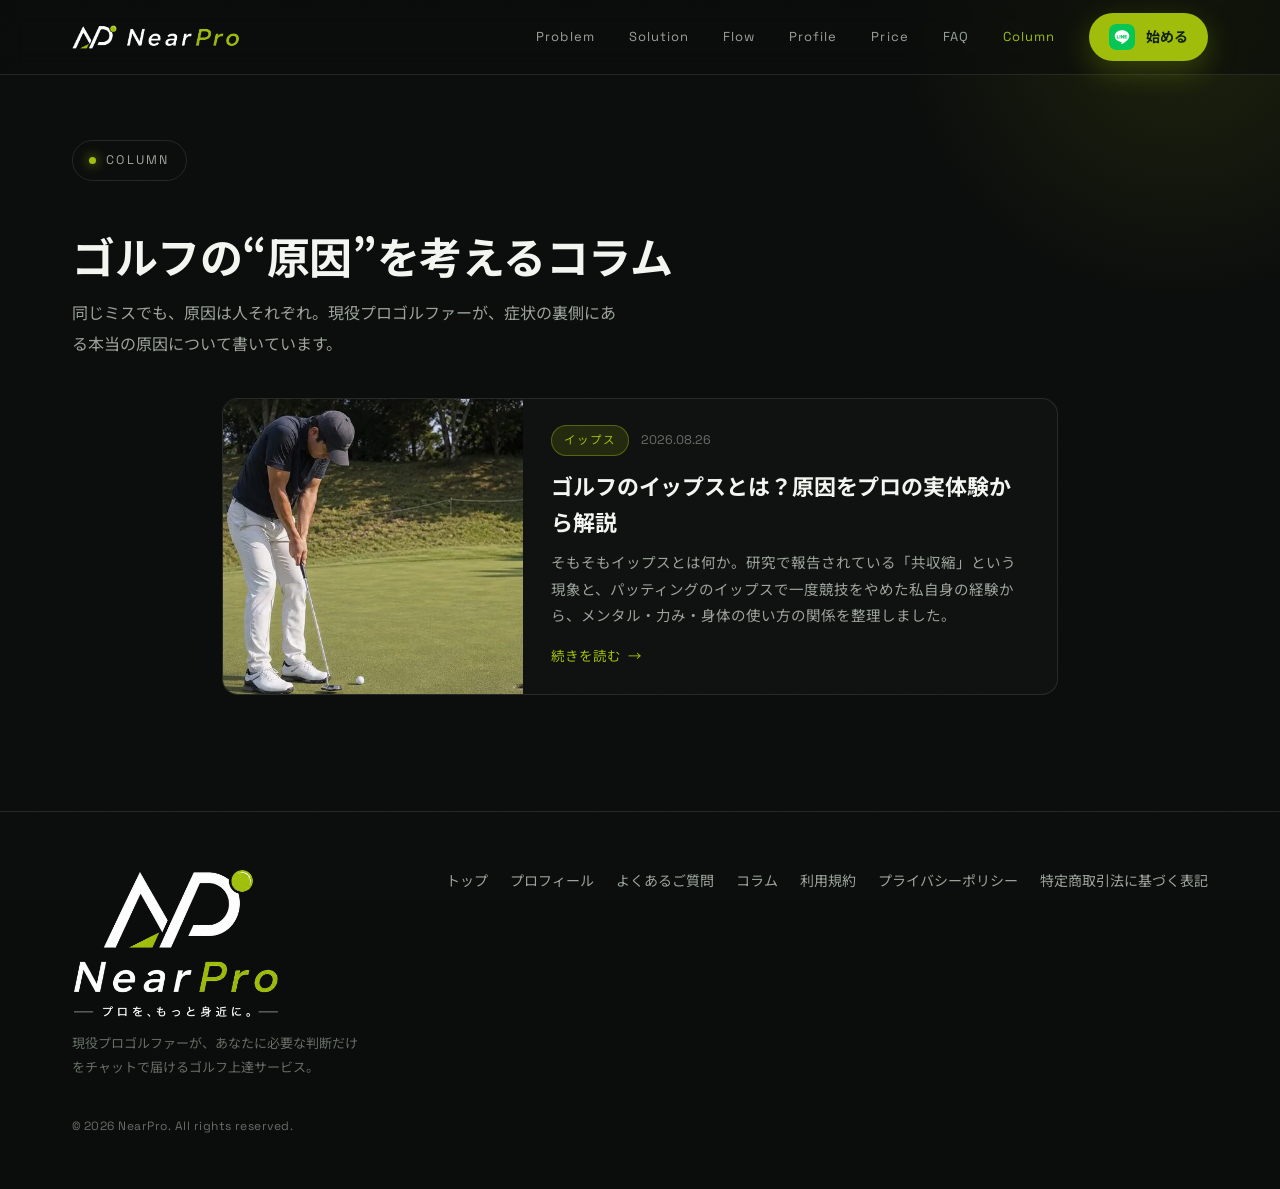
<file: blog/index.html>
<!DOCTYPE html>
<html lang="ja">
<head>
<meta charset="UTF-8" />
<meta name="viewport" content="width=device-width, initial-scale=1.0" />
<title>コラム｜NearPro（ニアプロ）</title>
<meta name="description" content="ゴルフのミスの「原因」について、現役プロゴルファーが解説するコラムです。" />
<link rel="canonical" href="https://nearpro.pages.dev/blog/" />
<meta property="og:title" content="コラム｜ゴルフの“原因”を考える" />
<meta property="og:description" content="ゴルフのミスの「原因」について、現役プロゴルファー小木野太優が自身の経験と研究をもとに解説するコラムです。" />
<meta property="og:type" content="website" />
<meta property="og:site_name" content="NearPro" />
<meta property="og:locale" content="ja_JP" />
<meta property="og:url" content="https://nearpro.pages.dev/blog/" />
<meta property="og:image" content="https://nearpro.pages.dev/og-blog-golf-yips.jpg" />
<meta property="og:image:width" content="1200" />
<meta property="og:image:height" content="630" />
<meta name="twitter:card" content="summary_large_image" />
<meta name="twitter:image" content="https://nearpro.pages.dev/og-blog-golf-yips.jpg" />
<script type="application/ld+json">
{
  "@context": "https://schema.org",
  "@graph": [
    {
      "@type": "Blog",
      "@id": "https://nearpro.pages.dev/blog#blog",
      "name": "NearPro コラム",
      "url": "https://nearpro.pages.dev/blog/",
      "description": "ゴルフのミスの「原因」について、現役プロゴルファー小木野太優が自身の経験と研究をもとに解説するコラムです。",
      "inLanguage": "ja",
      "publisher": {
        "@id": "https://nearpro.pages.dev/#organization"
      },
      "author": {
        "@id": "https://nearpro.pages.dev/profile#taiyu-ogino"
      }
    },
    {
      "@type": "Person",
      "@id": "https://nearpro.pages.dev/profile#taiyu-ogino",
      "name": "小木野 太優",
      "alternateName": "Taiyu Ogino",
      "jobTitle": "プロゴルファー",
      "url": "https://nearpro.pages.dev/profile",
      "description": "2024年PGAプロテスト4位合格。PGA新人戦準優勝、台湾ツアー参戦。自身もパッティングのイップスを経験し、一度競技から離れた経験を持つ。",
      "worksFor": {
        "@id": "https://nearpro.pages.dev/#organization"
      }
    },
    {
      "@type": "Organization",
      "@id": "https://nearpro.pages.dev/#organization",
      "name": "NearPro",
      "url": "https://nearpro.pages.dev/",
      "logo": "https://nearpro.pages.dev/assets/logo/logo-lockup.png"
    },
    {
      "@type": "BreadcrumbList",
      "itemListElement": [
        {
          "@type": "ListItem",
          "position": 1,
          "name": "ホーム",
          "item": "https://nearpro.pages.dev/"
        },
        {
          "@type": "ListItem",
          "position": 2,
          "name": "コラム"
        }
      ]
    }
  ]
}
</script>
<meta name="theme-color" content="#0b0d0c" />
<link rel="preconnect" href="https://fonts.googleapis.com" />
<link rel="preconnect" href="https://fonts.gstatic.com" crossorigin />
<link href="https://fonts.googleapis.com/css2?family=Manrope:wght@600;700;800&family=Shippori+Mincho:wght@500;600;700;800&family=Noto+Sans+JP:wght@400;500;700&family=Space+Grotesk:wght@400;500;600;700&display=swap" rel="stylesheet" />
<link rel="icon" href="/favicon.ico" sizes="any" />
<link rel="icon" href="/favicon.svg" type="image/svg+xml" />
<link rel="apple-touch-icon" href="/apple-touch-icon.png" />
<link rel="stylesheet" href="/styles.css" />
</head>
<body>

<header class="site" id="site-header">
  <div class="wrap">
    <a class="brand" href="/#top"><img class="brand-mark" src="/assets/logo/logo-mark.png" alt="" width="595" height="317" /><img class="brand-word" src="/assets/logo/logo-wordmark.png" alt="" width="807" height="135" /><span class="sr-only">NearPro</span></a>
    <nav class="nav">
      <a class="link" href="/#problem">Problem</a>
      <a class="link" href="/#solution">Solution</a>
      <a class="link" href="/#flow">Flow</a>
      <a class="link" href="/#profile">Profile</a>
      <a class="link" href="/#price">Price</a>
      <a class="link" href="/faq">FAQ</a>
      <a class="link" href="/blog/" aria-current="page">Column</a>
      <a class="btn primary" href="https://lin.ee/vwxO3Qq" target="_blank" rel="noopener"><span class="ico" aria-label="LINE"><svg viewBox="0 0 48 48" aria-hidden="true"><rect width="48" height="48" rx="12" fill="#06C755"/><path fill="#fff" d="M24 11.5c-7.4 0-13.4 4.87-13.4 10.86 0 5.37 4.76 9.86 11.19 10.71.44.1 1.03.29 1.18.67.13.34.09.87.04 1.21l-.19 1.15c-.06.34-.27 1.33 1.17.72 1.44-.6 7.75-4.56 10.58-7.82h-.01c1.95-2.14 2.89-4.32 2.89-6.73 0-5.99-6.05-10.86-13.45-10.86z"/><g fill="#06C755"><path d="M20.7 20.2h-.94a.26.26 0 0 0-.26.26v5.85c0 .14.12.26.26.26h.94c.15 0 .26-.12.26-.26v-5.85a.26.26 0 0 0-.26-.26zM27.2 20.2h-.94a.26.26 0 0 0-.26.26v3.47l-2.68-3.62-.02-.02v-.01h-1.06a.26.26 0 0 0-.26.26v5.85c0 .14.12.26.26.26h.94c.15 0 .26-.12.26-.26v-3.47l2.69 3.63c.02.03.04.05.06.06l.02.01h1.05c.14 0 .26-.12.26-.26v-5.85a.26.26 0 0 0-.26-.26zM18.44 25.2h-2.56v-4.74a.26.26 0 0 0-.26-.26h-.94a.26.26 0 0 0-.26.26v5.85c0 .07.03.13.07.18.05.04.11.07.18.07h3.77c.14 0 .26-.12.26-.26v-.94a.26.26 0 0 0-.26-.26zM32.5 21.66c.14 0 .26-.12.26-.26v-.94a.26.26 0 0 0-.26-.26h-3.77a.25.25 0 0 0-.18.07.26.26 0 0 0-.07.18v5.85c0 .07.03.13.07.18.05.04.11.07.18.07h3.77c.14 0 .26-.12.26-.26v-.94a.26.26 0 0 0-.26-.26h-2.56v-.99h2.56c.14 0 .26-.12.26-.26v-.94a.26.26 0 0 0-.26-.26h-2.56v-.99h2.56z"/></g></svg></span>始める</a>
    </nav>
    <button class="navtoggle" id="nav-toggle" type="button" aria-label="メニューを開く" aria-expanded="false" aria-controls="mobile-menu"><span></span><span></span><span></span></button>
  </div>
</header>

<div class="menu-panel" id="mobile-menu">
  <nav>
      <a href="/#problem">Problem<span class="jp">課題</span></a>
      <a href="/#solution">Solution<span class="jp">解決策</span></a>
      <a href="/#flow">Flow<span class="jp">利用の流れ</span></a>
      <a href="/#profile">Profile<span class="jp">プロフィール</span></a>
      <a href="/#price">Price<span class="jp">料金</span></a>
      <a href="/faq">FAQ<span class="jp">よくあるご質問</span></a>
      <a href="/blog/" aria-current="page">Column<span class="jp">コラム</span></a>
  </nav>
  <a class="btn primary big" href="https://lin.ee/vwxO3Qq" target="_blank" rel="noopener"><span class="ico" aria-label="LINE"><svg viewBox="0 0 48 48" aria-hidden="true"><rect width="48" height="48" rx="12" fill="#06C755"/><path fill="#fff" d="M24 11.5c-7.4 0-13.4 4.87-13.4 10.86 0 5.37 4.76 9.86 11.19 10.71.44.1 1.03.29 1.18.67.13.34.09.87.04 1.21l-.19 1.15c-.06.34-.27 1.33 1.17.72 1.44-.6 7.75-4.56 10.58-7.82h-.01c1.95-2.14 2.89-4.32 2.89-6.73 0-5.99-6.05-10.86-13.45-10.86z"/><g fill="#06C755"><path d="M20.7 20.2h-.94a.26.26 0 0 0-.26.26v5.85c0 .14.12.26.26.26h.94c.15 0 .26-.12.26-.26v-5.85a.26.26 0 0 0-.26-.26zM27.2 20.2h-.94a.26.26 0 0 0-.26.26v3.47l-2.68-3.62-.02-.02v-.01h-1.06a.26.26 0 0 0-.26.26v5.85c0 .14.12.26.26.26h.94c.15 0 .26-.12.26-.26v-3.47l2.69 3.63c.02.03.04.05.06.06l.02.01h1.05c.14 0 .26-.12.26-.26v-5.85a.26.26 0 0 0-.26-.26zM18.44 25.2h-2.56v-4.74a.26.26 0 0 0-.26-.26h-.94a.26.26 0 0 0-.26.26v5.85c0 .07.03.13.07.18.05.04.11.07.18.07h3.77c.14 0 .26-.12.26-.26v-.94a.26.26 0 0 0-.26-.26zM32.5 21.66c.14 0 .26-.12.26-.26v-.94a.26.26 0 0 0-.26-.26h-3.77a.25.25 0 0 0-.18.07.26.26 0 0 0-.07.18v5.85c0 .07.03.13.07.18.05.04.11.07.18.07h3.77c.14 0 .26-.12.26-.26v-.94a.26.26 0 0 0-.26-.26h-2.56v-.99h2.56c.14 0 .26-.12.26-.26v-.94a.26.26 0 0 0-.26-.26h-2.56v-.99h2.56z"/></g></svg></span>始める</a>
</div>


<section class="blog-hero">
  <div class="wrap">
    <div class="kicker"><span class="dot"></span>Column</div>
    <h1>ゴルフの“原因”を考えるコラム</h1>
    <p>同じミスでも、原因は人それぞれ。現役プロゴルファーが、症状の裏側にある本当の原因について書いています。</p>
  </div>
</section>

<section class="post-list">
  <div class="wrap">

    <a class="post-card" href="/blog/golf-yips">
      <div class="post-thumb">
        <picture>
          <source srcset="/assets/img/yips-putting-card.webp" type="image/webp" />
          <img src="/assets/img/yips-putting-card.jpg" alt="パッティングでイップスに悩むゴルファー" width="760" height="475" />
        </picture>
      </div>
      <div class="post-body">
        <div class="post-meta">
          <span class="post-cat">イップス</span>
          <span class="post-date">2026.08.26</span>
        </div>
        <h2>ゴルフのイップスとは？原因をプロの実体験から解説</h2>
        <p>そもそもイップスとは何か。研究で報告されている「共収縮」という現象と、パッティングのイップスで一度競技をやめた私自身の経験から、メンタル・力み・身体の使い方の関係を整理しました。</p>
        <span class="post-more">続きを読む<span>→</span></span>
      </div>
    </a>

    <!-- 2本目以降は上の <a class="post-card"> ～ </a> をまるごと複製し、リンク先・画像・日付・タイトル・本文を差し替えてください -->

  </div>
</section>

<footer class="site">
  <div class="wrap fwrap">
    <div>
      <img class="footer-logo" src="/assets/logo/logo-lockup.png" alt="NearPro（ニアプロ）｜プロを、もっと身近に。" width="808" height="585" />
      <p style="color:var(--faint);font-size:13px;max-width:22em;margin:12px 0 0;">現役プロゴルファーが、あなたに必要な判断だけをチャットで届けるゴルフ上達サービス。</p>
    </div>
    <nav>
      <a href="/#top">トップ</a>
      <a href="/profile">プロフィール</a>
      <a href="/faq">よくあるご質問</a>
      <a href="/blog/">コラム</a>
      <a href="/terms">利用規約</a>
      <a href="/privacy">プライバシーポリシー</a>
      <a href="/tokushoho">特定商取引法に基づく表記</a>
    </nav>
  </div>
  <div class="wrap"><p class="copy">© 2026 NearPro. All rights reserved.</p></div>
</footer>

<script>
  const header = document.getElementById('site-header');
  const onScroll = () => header.classList.toggle('scrolled', window.scrollY > 20);
  onScroll(); window.addEventListener('scroll', onScroll, { passive: true });

  // スマホ用ハンバーガーメニュー
  const navToggle = document.getElementById('nav-toggle');
  const menuPanel = document.getElementById('mobile-menu');
  if (navToggle && menuPanel) {
    const setMenu = (open) => {
      document.body.classList.toggle('menu-open', open);
      navToggle.setAttribute('aria-expanded', String(open));
      navToggle.setAttribute('aria-label', open ? 'メニューを閉じる' : 'メニューを開く');
    };
    navToggle.addEventListener('click', () => setMenu(!document.body.classList.contains('menu-open')));
    menuPanel.querySelectorAll('a').forEach(a => a.addEventListener('click', () => setMenu(false)));
    document.addEventListener('keydown', (e) => { if (e.key === 'Escape') setMenu(false); });
    window.addEventListener('resize', () => { if (window.innerWidth > 940) setMenu(false); });
  }

</script>

</body>
</html>
</file>
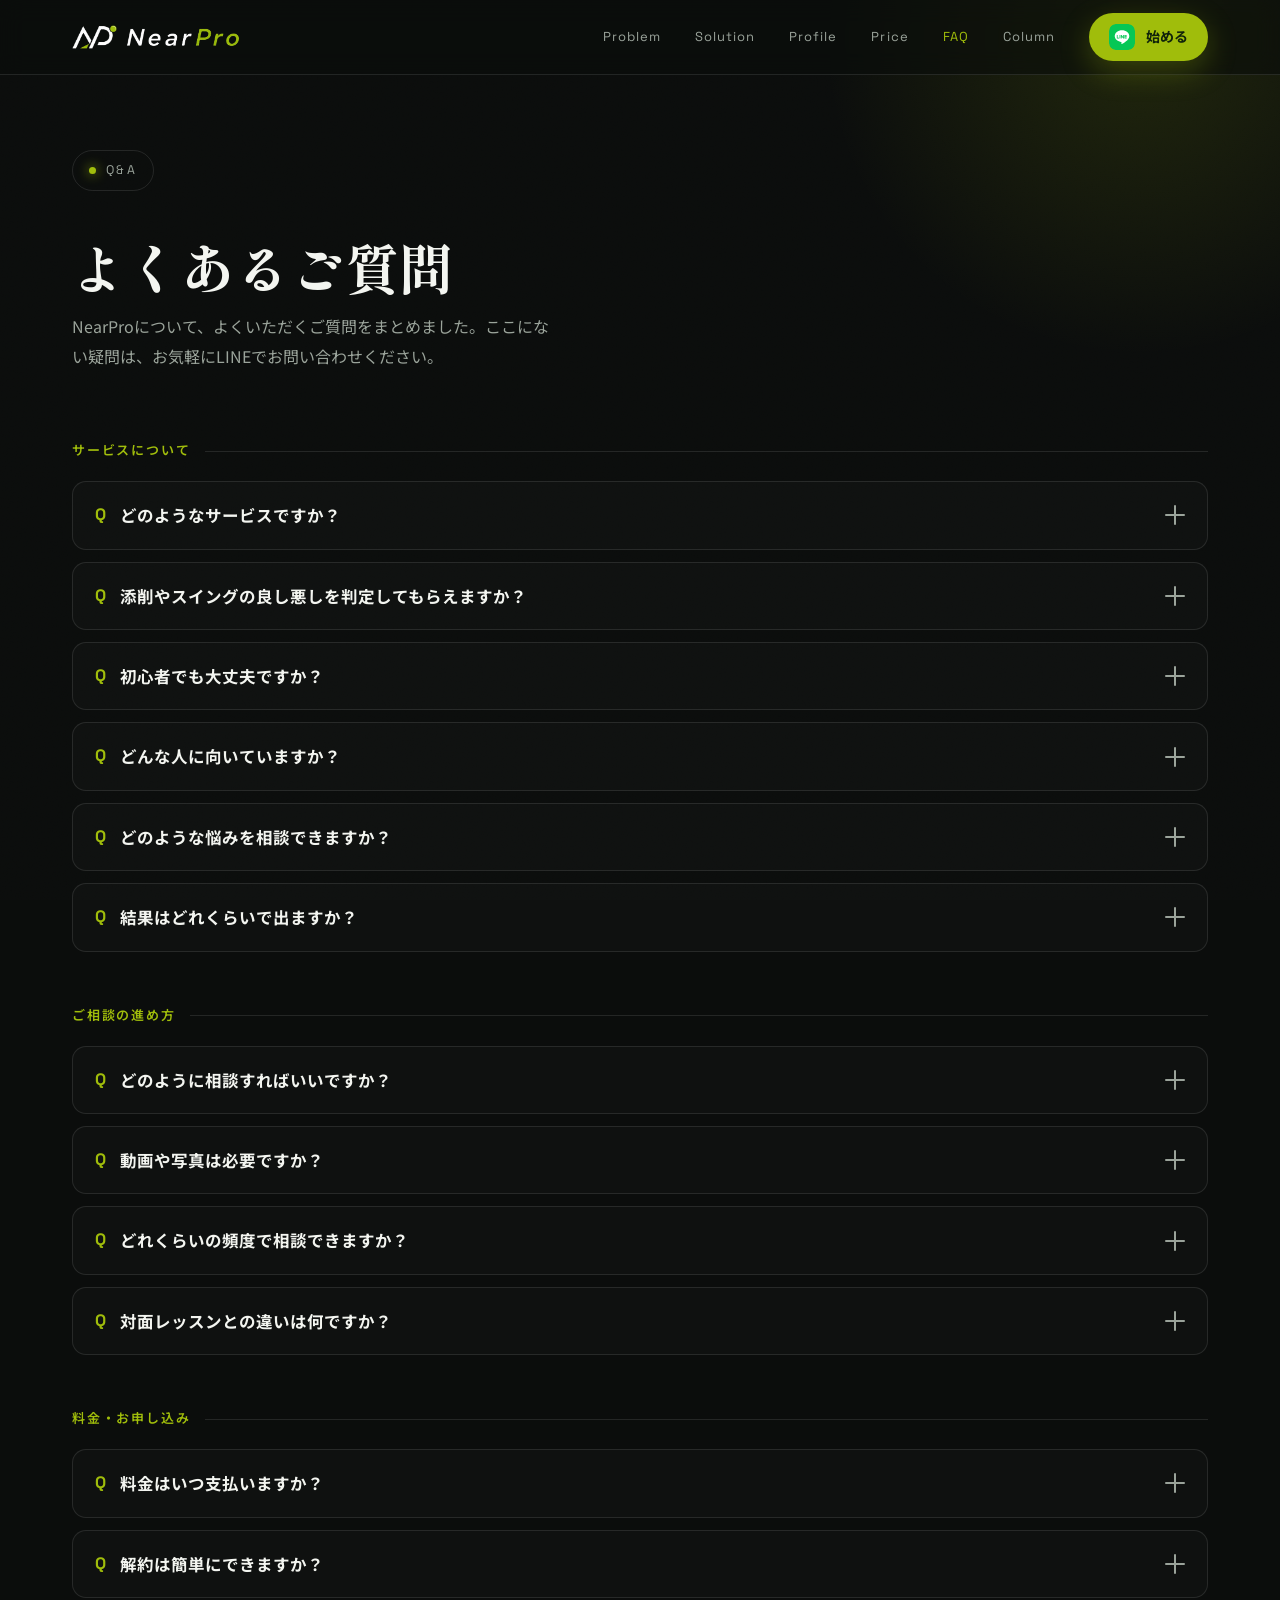
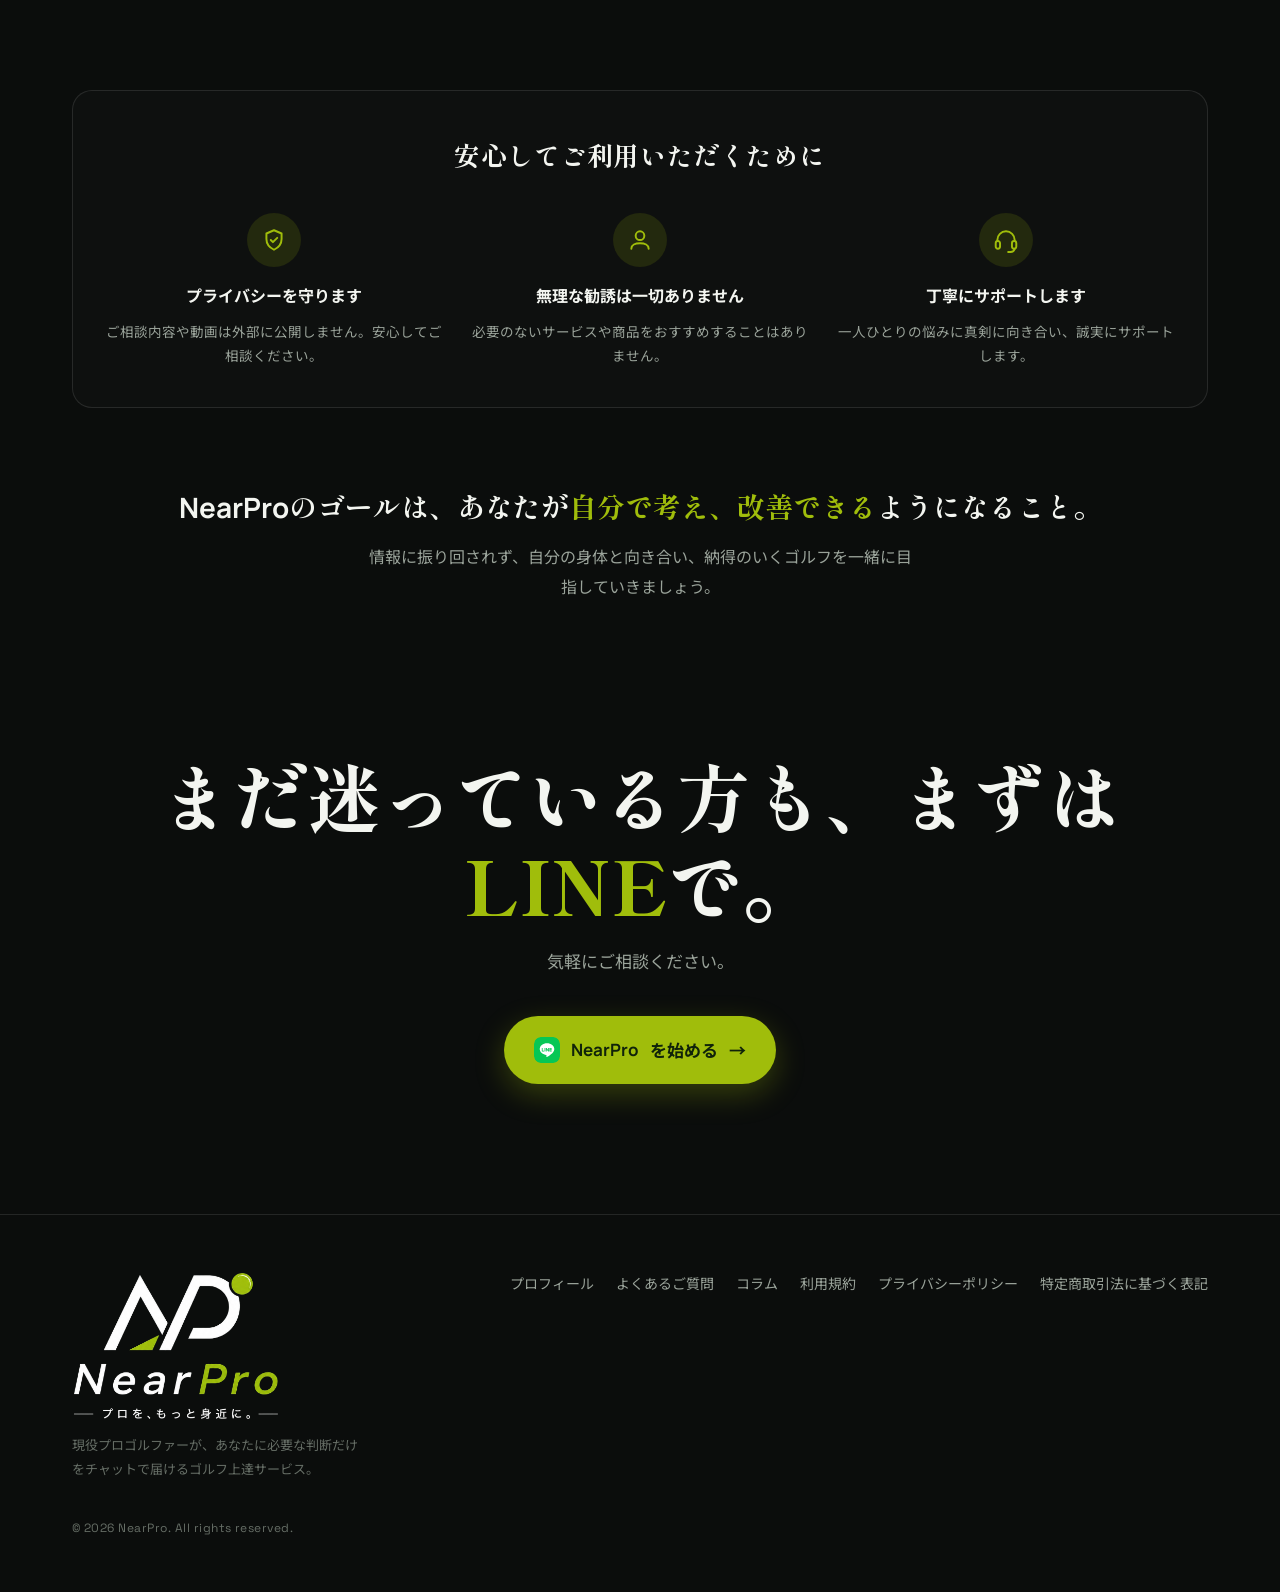
<file: faq.html>
<!DOCTYPE html>
<html lang="ja">
<head>
<meta charset="UTF-8" />
<meta name="viewport" content="width=device-width, initial-scale=1.0" />
<title>よくあるご質問｜NearPro（ニアプロ）オンラインゴルフ相談</title>
<meta name="description" content="NearPro（ニアプロ）のよくあるご質問。サービス内容、相談の進め方、動画の要否、料金・解約についてまとめています。現役プロゴルファーがLINEで回答するオンラインゴルフ相談。" />
<meta property="og:title" content="よくあるご質問｜NearPro（ニアプロ）オンラインゴルフ相談" />
<meta property="og:description" content="サービス内容・相談の進め方・料金や解約について、よくいただくご質問をまとめました。" />
<link rel="canonical" href="https://nearpro.pages.dev/faq" />
<meta name="google-site-verification" content="IbcM3j3N8ZVfV1A4sZUNfqUJ33cQSK8FoawnPCM8Xus" />
<meta name="theme-color" content="#0b0d0c" />
<link rel="preconnect" href="https://fonts.googleapis.com" />
<link rel="preconnect" href="https://fonts.gstatic.com" crossorigin />
<link href="https://fonts.googleapis.com/css2?family=Manrope:wght@600;700;800&family=Shippori+Mincho:wght@500;600;700;800&family=Noto+Sans+JP:wght@400;500;700&family=Space+Grotesk:wght@400;500;600;700&display=swap" rel="stylesheet" />
<link rel="icon" href="/favicon.ico" sizes="any" />
<link rel="icon" href="/favicon.svg" type="image/svg+xml" />
<link rel="icon" href="/favicon-96.png" sizes="96x96" type="image/png" />
<link rel="icon" href="/favicon-192.png" sizes="192x192" type="image/png" />
<link rel="apple-touch-icon" href="/apple-touch-icon.png" />
<meta property="og:type" content="website" />
<meta property="og:site_name" content="NearPro" />
<meta property="og:url" content="https://nearpro.pages.dev/faq" />
<meta property="og:image" content="https://nearpro.pages.dev/og.png" />
<meta property="og:image:width" content="1200" />
<meta property="og:image:height" content="630" />
<meta name="twitter:card" content="summary_large_image" />
<meta name="twitter:image" content="https://nearpro.pages.dev/og.png" />
<link rel="stylesheet" href="styles.css" />
<script type="application/ld+json">
{
  "@context": "https://schema.org",
  "@type": "FAQPage",
  "inLanguage": "ja",
  "mainEntity": [
    { "@type": "Question", "name": "どのようなサービスですか？", "acceptedAnswer": { "@type": "Answer", "text": "あなたのスイングやお悩みから「なぜそうなるのか」という原因を一緒に考え、必要な練習や改善ポイントを提案するサービスです。単なるテクニックの指導ではなく、身体の特徴やクセを理解し、自分で考えて改善できる力を育てることを目指します。" } },
    { "@type": "Question", "name": "添削やスイングの良し悪しを判定してもらえますか？", "acceptedAnswer": { "@type": "Answer", "text": "スイングの良し悪しを一方的に判定することはしません。大切なのは「なぜそうなるのか」を理解すること。原因を一緒に整理し、あなたに合った改善方法を提案します。" } },
    { "@type": "Question", "name": "初心者でも大丈夫ですか？", "acceptedAnswer": { "@type": "Answer", "text": "もちろん大丈夫です。スコアやレベルは問いません。「なぜうまくいかないのか」を理解したい方であれば、どなたでもご利用いただけます。" } },
    { "@type": "Question", "name": "どんな人に向いていますか？", "acceptedAnswer": { "@type": "Answer", "text": "情報が多くて何が正しいかわからない方、原因を理解して自分で改善したい方、効率よく練習したい方、自分の身体の特徴を知りたい方に向いています。" } },
    { "@type": "Question", "name": "どのような悩みを相談できますか？", "acceptedAnswer": { "@type": "Answer", "text": "スイング全般（ドライバー、アイアン、アプローチ、パターなど）、スコアアップの考え方、練習の優先順位、メンタル面まで、ゴルフに関するお悩み全般を相談いただけます。" } },
    { "@type": "Question", "name": "結果はどれくらいで出ますか？", "acceptedAnswer": { "@type": "Answer", "text": "効果は個人差がありますが、原因を理解し、正しい練習を積み重ねることで、着実に変化を感じられます。短期的な結果を保証するものではありません。" } },
    { "@type": "Question", "name": "どのように相談すればいいですか？", "acceptedAnswer": { "@type": "Answer", "text": "公式LINEにご登録いただき、トーク画面からご相談ください。動画や写真、文章を送っていただければ、順番に確認し、48時間以内を目安にご返信いたします。" } },
    { "@type": "Question", "name": "動画や写真は必要ですか？", "acceptedAnswer": { "@type": "Answer", "text": "より的確に原因を考えるために、可能であればスイング動画やアドレス・後方からの写真などをお送りください。もちろん、文章だけのご相談も可能です。" } },
    { "@type": "Question", "name": "どれくらいの頻度で相談できますか？", "acceptedAnswer": { "@type": "Answer", "text": "回数の制限は設けていません。質問の内容やボリュームに応じて、48時間以内を目安に順番にご返信いたします。" } },
    { "@type": "Question", "name": "対面レッスンとの違いは何ですか？", "acceptedAnswer": { "@type": "Answer", "text": "NearProはオンライン専用のサービスです。対面レッスンとは役割が異なりますが、それぞれの良さがあります。オンラインだからこそできる「原因を一緒に考える」ことに集中し、必要な場合は「対面で見た方がよい」とはっきりお伝えします。" } },
    { "@type": "Question", "name": "料金はいつ支払いますか？", "acceptedAnswer": { "@type": "Answer", "text": "LINE登録後、決済ページのご案内をお送りします。月額制のため、毎月の更新日に自動決済となります。解約はいつでも可能です。" } },
    { "@type": "Question", "name": "解約は簡単にできますか？", "acceptedAnswer": { "@type": "Answer", "text": "はい。LINEからいつでも解約手続きが可能です。次回の更新日までサービスをご利用いただけます。" } }
  ]
}
</script>
<style>
  /* ===== FAQ page ===== */
  .page-hero { padding: 150px 0 44px; position: relative; overflow: hidden; }
  .page-hero::after {
    content: ""; position: absolute; width: 720px; height: 720px; right: -220px; top: -320px; z-index: 0; pointer-events: none;
    background: radial-gradient(circle, rgba(160, 189, 11, 0.14), rgba(160, 189, 11, 0) 62%);
  }
  .page-hero .wrap { position: relative; z-index: 1; }
  .page-hero h1 { font-family: var(--serif); font-weight: 800; font-size: clamp(34px, 5vw, 54px); line-height: 1.2; margin: 16px 0 12px; letter-spacing: 0.01em; }
  .page-hero p { color: var(--muted); margin: 0; max-width: 30em; }

  .faq-wrap { padding: 24px 0 40px; }
  .faq-cat { margin-top: 52px; }
  .faq-cat:first-child { margin-top: 0; }
  .faq-cat > h2 {
    font-family: var(--mono); font-size: 13px; letter-spacing: 0.14em; text-transform: uppercase;
    color: var(--accent); margin: 0 0 18px; display: flex; align-items: center; gap: 14px; font-weight: 600;
  }
  .faq-cat > h2::after { content: ""; flex: 1; height: 1px; background: var(--line); }
  /* FAQ accordion styles (.faq-item …) are shared from styles.css */

  /* Trust strip */
  .trust-sec { padding: 40px 0 20px; }
  .trust-card-wrap {
    border: 1px solid var(--line); border-radius: 20px; padding: 40px 32px; background: rgba(255, 255, 255, 0.015);
  }
  .trust-card-wrap > h2 {
    text-align: center; font-family: var(--serif); font-weight: 700; font-size: clamp(20px, 3.4vw, 26px);
    margin: 0 0 34px; letter-spacing: 0.02em;
  }
  .trust-grid { display: grid; grid-template-columns: repeat(3, 1fr); gap: 28px; }
  .trust-item { text-align: center; }
  .trust-item .tic {
    width: 54px; height: 54px; margin: 0 auto 14px; border-radius: 50%; display: grid; place-items: center;
    background: var(--accent-dim); color: var(--accent);
  }
  .trust-item .tic svg { width: 26px; height: 26px; }
  .trust-item h3 { font-size: 16px; margin: 0 0 8px; color: var(--text); font-weight: 700; }
  .trust-item p { font-size: 13.5px; color: var(--muted); margin: 0; line-height: 1.8; }
  @media (max-width: 720px) { .trust-grid { grid-template-columns: 1fr; gap: 26px; } .trust-card-wrap { padding: 32px 22px; } }

  /* Closing band */
  .faq-closing { padding: 56px 0 20px; text-align: center; }
  .faq-closing h2 { font-family: var(--serif); font-weight: 700; font-size: clamp(20px, 3.6vw, 28px); line-height: 1.6; margin: 0 0 12px; }
  .faq-closing p { color: var(--muted); margin: 0 auto; max-width: 34em; }
</style>
</head>
<body>

<header class="site" id="site-header">
  <div class="wrap">
    <a class="brand" href="/#top"><img class="brand-mark" src="/assets/logo/logo-mark.png" alt="" width="595" height="317" /><img class="brand-word" src="/assets/logo/logo-wordmark.png" alt="" width="807" height="135" /><span class="sr-only">NearPro</span></a>
    <nav class="nav">
      <a class="link" href="/#problem">Problem</a>
      <a class="link" href="/#solution">Solution</a>
      <a class="link" href="/#profile">Profile</a>
      <a class="link" href="/#price">Price</a>
      <a class="link" href="/faq" aria-current="page">FAQ</a>
      <a class="link" href="/blog/">Column</a>
      <a class="btn primary" href="https://lin.ee/vwxO3Qq" target="_blank" rel="noopener"><span class="ico" aria-label="LINE"><svg viewBox="0 0 48 48" aria-hidden="true"><rect width="48" height="48" rx="12" fill="#06C755"/><path fill="#fff" d="M24 11.5c-7.4 0-13.4 4.87-13.4 10.86 0 5.37 4.76 9.86 11.19 10.71.44.1 1.03.29 1.18.67.13.34.09.87.04 1.21l-.19 1.15c-.06.34-.27 1.33 1.17.72 1.44-.6 7.75-4.56 10.58-7.82h-.01c1.95-2.14 2.89-4.32 2.89-6.73 0-5.99-6.05-10.86-13.45-10.86z"/><g fill="#06C755"><path d="M20.7 20.2h-.94a.26.26 0 0 0-.26.26v5.85c0 .14.12.26.26.26h.94c.15 0 .26-.12.26-.26v-5.85a.26.26 0 0 0-.26-.26zM27.2 20.2h-.94a.26.26 0 0 0-.26.26v3.47l-2.68-3.62-.02-.02v-.01h-1.06a.26.26 0 0 0-.26.26v5.85c0 .14.12.26.26.26h.94c.15 0 .26-.12.26-.26v-3.47l2.69 3.63c.02.03.04.05.06.06l.02.01h1.05c.14 0 .26-.12.26-.26v-5.85a.26.26 0 0 0-.26-.26zM18.44 25.2h-2.56v-4.74a.26.26 0 0 0-.26-.26h-.94a.26.26 0 0 0-.26.26v5.85c0 .07.03.13.07.18.05.04.11.07.18.07h3.77c.14 0 .26-.12.26-.26v-.94a.26.26 0 0 0-.26-.26zM32.5 21.66c.14 0 .26-.12.26-.26v-.94a.26.26 0 0 0-.26-.26h-3.77a.25.25 0 0 0-.18.07.26.26 0 0 0-.07.18v5.85c0 .07.03.13.07.18.05.04.11.07.18.07h3.77c.14 0 .26-.12.26-.26v-.94a.26.26 0 0 0-.26-.26h-2.56v-.99h2.56c.14 0 .26-.12.26-.26v-.94a.26.26 0 0 0-.26-.26h-2.56v-.99h2.56z"/></g></svg></span>始める</a>
    </nav>
    <button class="navtoggle" id="nav-toggle" type="button" aria-label="メニューを開く" aria-expanded="false" aria-controls="mobile-menu"><span></span><span></span><span></span></button>
  </div>
</header>

<div class="menu-panel" id="mobile-menu">
  <nav>
      <a href="/#problem">Problem<span class="jp">課題</span></a>
      <a href="/#solution">Solution<span class="jp">解決策</span></a>
      <a href="/#profile">Profile<span class="jp">プロフィール</span></a>
      <a href="/#price">Price<span class="jp">料金</span></a>
      <a href="/faq" aria-current="page">FAQ<span class="jp">よくあるご質問</span></a>
      <a href="/blog/">Column<span class="jp">コラム</span></a>
  </nav>
  <a class="btn primary big" href="https://lin.ee/vwxO3Qq" target="_blank" rel="noopener"><span class="ico" aria-label="LINE"><svg viewBox="0 0 48 48" aria-hidden="true"><rect width="48" height="48" rx="12" fill="#06C755"/><path fill="#fff" d="M24 11.5c-7.4 0-13.4 4.87-13.4 10.86 0 5.37 4.76 9.86 11.19 10.71.44.1 1.03.29 1.18.67.13.34.09.87.04 1.21l-.19 1.15c-.06.34-.27 1.33 1.17.72 1.44-.6 7.75-4.56 10.58-7.82h-.01c1.95-2.14 2.89-4.32 2.89-6.73 0-5.99-6.05-10.86-13.45-10.86z"/><g fill="#06C755"><path d="M20.7 20.2h-.94a.26.26 0 0 0-.26.26v5.85c0 .14.12.26.26.26h.94c.15 0 .26-.12.26-.26v-5.85a.26.26 0 0 0-.26-.26zM27.2 20.2h-.94a.26.26 0 0 0-.26.26v3.47l-2.68-3.62-.02-.02v-.01h-1.06a.26.26 0 0 0-.26.26v5.85c0 .14.12.26.26.26h.94c.15 0 .26-.12.26-.26v-3.47l2.69 3.63c.02.03.04.05.06.06l.02.01h1.05c.14 0 .26-.12.26-.26v-5.85a.26.26 0 0 0-.26-.26zM18.44 25.2h-2.56v-4.74a.26.26 0 0 0-.26-.26h-.94a.26.26 0 0 0-.26.26v5.85c0 .07.03.13.07.18.05.04.11.07.18.07h3.77c.14 0 .26-.12.26-.26v-.94a.26.26 0 0 0-.26-.26zM32.5 21.66c.14 0 .26-.12.26-.26v-.94a.26.26 0 0 0-.26-.26h-3.77a.25.25 0 0 0-.18.07.26.26 0 0 0-.07.18v5.85c0 .07.03.13.07.18.05.04.11.07.18.07h3.77c.14 0 .26-.12.26-.26v-.94a.26.26 0 0 0-.26-.26h-2.56v-.99h2.56c.14 0 .26-.12.26-.26v-.94a.26.26 0 0 0-.26-.26h-2.56v-.99h2.56z"/></g></svg></span>始める</a>
</div>

<!-- ===== PAGE HERO ===== -->
<section class="page-hero" id="top">
  <div class="wrap">
    <div class="kicker"><span class="dot"></span>Q&amp;A</div>
    <h1>よくあるご質問</h1>
    <p>NearProについて、よくいただくご質問をまとめました。ここにない疑問は、お気軽にLINEでお問い合わせください。</p>
  </div>
</section>

<!-- ===== FAQ LIST ===== -->
<div class="faq-wrap">
  <div class="wrap">

    <div class="faq-cat reveal">
      <h2>サービスについて</h2>
      <details class="faq-item">
        <summary><span class="q">Q</span>どのようなサービスですか？<span class="ic" aria-hidden="true"></span></summary>
        <div class="faq-a">あなたのスイングやお悩みから「なぜそうなるのか」という原因を一緒に考え、必要な練習や改善ポイントを提案するサービスです。単なるテクニックの指導ではなく、身体の特徴やクセを理解し、<b>自分で考えて改善できる力</b>を育てることを目指します。</div>
      </details>
      <details class="faq-item">
        <summary><span class="q">Q</span>添削やスイングの良し悪しを判定してもらえますか？<span class="ic" aria-hidden="true"></span></summary>
        <div class="faq-a">スイングの良し悪しを一方的に判定することはしません。大切なのは<b>「なぜそうなるのか」を理解すること</b>。原因を一緒に整理し、あなたに合った改善方法を提案します。</div>
      </details>
      <details class="faq-item">
        <summary><span class="q">Q</span>初心者でも大丈夫ですか？<span class="ic" aria-hidden="true"></span></summary>
        <div class="faq-a">もちろん大丈夫です。スコアやレベルは問いません。「なぜうまくいかないのか」を理解したい方であれば、どなたでもご利用いただけます。</div>
      </details>
      <details class="faq-item">
        <summary><span class="q">Q</span>どんな人に向いていますか？<span class="ic" aria-hidden="true"></span></summary>
        <div class="faq-a">
          <ul class="faq-check">
            <li>情報が多くて何が正しいかわからない方</li>
            <li>原因を理解して、自分で改善したい方</li>
            <li>効率よく練習したい方</li>
            <li>自分の身体の特徴を知りたい方</li>
          </ul>
        </div>
      </details>
      <details class="faq-item">
        <summary><span class="q">Q</span>どのような悩みを相談できますか？<span class="ic" aria-hidden="true"></span></summary>
        <div class="faq-a">スイング全般（ドライバー、アイアン、アプローチ、パターなど）、スコアアップの考え方、練習の優先順位、メンタル面まで、ゴルフに関するお悩み全般を相談いただけます。</div>
      </details>
      <details class="faq-item">
        <summary><span class="q">Q</span>結果はどれくらいで出ますか？<span class="ic" aria-hidden="true"></span></summary>
        <div class="faq-a">効果は個人差がありますが、原因を理解し、正しい練習を積み重ねることで、着実に変化を感じられます。短期的な結果を保証するものではありません。</div>
      </details>
    </div>

    <div class="faq-cat reveal">
      <h2>ご相談の進め方</h2>
      <details class="faq-item">
        <summary><span class="q">Q</span>どのように相談すればいいですか？<span class="ic" aria-hidden="true"></span></summary>
        <div class="faq-a">公式LINEにご登録いただき、トーク画面からご相談ください。動画や写真、文章を送っていただければ、順番に確認し、<b>48時間以内を目安</b>にご返信いたします。</div>
      </details>
      <details class="faq-item">
        <summary><span class="q">Q</span>動画や写真は必要ですか？<span class="ic" aria-hidden="true"></span></summary>
        <div class="faq-a">より的確に原因を考えるために、可能であればスイング動画やアドレス・後方からの写真などをお送りください。もちろん、<b>文章だけのご相談も可能</b>です。</div>
      </details>
      <details class="faq-item">
        <summary><span class="q">Q</span>どれくらいの頻度で相談できますか？<span class="ic" aria-hidden="true"></span></summary>
        <div class="faq-a"><b>回数の制限は設けていません。</b>質問の内容やボリュームに応じて、48時間以内を目安に順番にご返信いたします。</div>
      </details>
      <details class="faq-item">
        <summary><span class="q">Q</span>対面レッスンとの違いは何ですか？<span class="ic" aria-hidden="true"></span></summary>
        <div class="faq-a">NearProはオンライン専用のサービスです。対面レッスンとは役割が異なりますが、それぞれの良さがあります。オンラインだからこそできる「原因を一緒に考える」ことに集中し、必要な場合は「対面で見た方がよい」とはっきりお伝えします。</div>
      </details>
    </div>

    <div class="faq-cat reveal">
      <h2>料金・お申し込み</h2>
      <details class="faq-item">
        <summary><span class="q">Q</span>料金はいつ支払いますか？<span class="ic" aria-hidden="true"></span></summary>
        <div class="faq-a">LINE登録後、決済ページのご案内をお送りします。月額制のため、毎月の更新日に自動決済となります。<b>解約はいつでも可能</b>です。</div>
      </details>
      <details class="faq-item">
        <summary><span class="q">Q</span>解約は簡単にできますか？<span class="ic" aria-hidden="true"></span></summary>
        <div class="faq-a">はい。LINEからいつでも解約手続きが可能です。次回の更新日までサービスをご利用いただけます。</div>
      </details>
    </div>

  </div>
</div>

<!-- ===== TRUST STRIP ===== -->
<section class="trust-sec">
  <div class="wrap">
    <div class="trust-card-wrap reveal">
      <h2>安心してご利用いただくために</h2>
      <div class="trust-grid">
        <div class="trust-item">
          <div class="tic"><svg viewBox="0 0 24 24" fill="none" stroke="currentColor" stroke-width="1.8" stroke-linecap="round" stroke-linejoin="round"><path d="M12 3l7 3v5c0 4.5-3 8-7 10-4-2-7-5.5-7-10V6l7-3Z"/><path d="M9 12l2 2 4-4"/></svg></div>
          <h3>プライバシーを守ります</h3>
          <p>ご相談内容や動画は外部に公開しません。安心してご相談ください。</p>
        </div>
        <div class="trust-item">
          <div class="tic"><svg viewBox="0 0 24 24" fill="none" stroke="currentColor" stroke-width="1.8" stroke-linecap="round" stroke-linejoin="round"><circle cx="12" cy="8" r="4"/><path d="M4 20c0-3.3 3.6-5 8-5s8 1.7 8 5"/></svg></div>
          <h3>無理な勧誘は一切ありません</h3>
          <p>必要のないサービスや商品をおすすめすることはありません。</p>
        </div>
        <div class="trust-item">
          <div class="tic"><svg viewBox="0 0 24 24" fill="none" stroke="currentColor" stroke-width="1.8" stroke-linecap="round" stroke-linejoin="round"><path d="M4 13v-1a8 8 0 0 1 16 0v1"/><rect x="2.5" y="13" width="4" height="7" rx="2"/><rect x="17.5" y="13" width="4" height="7" rx="2"/><path d="M20 20a4 4 0 0 1-4 3h-2"/></svg></div>
          <h3>丁寧にサポートします</h3>
          <p>一人ひとりの悩みに真剣に向き合い、誠実にサポートします。</p>
        </div>
      </div>
    </div>
  </div>
</section>

<!-- ===== CLOSING ===== -->
<section class="faq-closing">
  <div class="wrap">
    <h2 class="reveal"><span class="np">NearPro</span>のゴールは、あなたが<em>自分で考え、改善できる</em>ようになること。</h2>
    <p class="reveal d1">情報に振り回されず、自分の身体と向き合い、納得のいくゴルフを一緒に目指していきましょう。</p>
  </div>
</section>

<!-- ===== FINAL CTA ===== -->
<section class="final" id="cta">
  <div class="wrap">
    <h2 class="reveal">まだ迷っている方も、まずは<em>LINE</em>で。</h2>
    <p class="reveal d1">気軽にご相談ください。</p>
    <div class="reveal d2"><a class="btn primary big" href="https://lin.ee/vwxO3Qq" target="_blank" rel="noopener"><span class="ico" aria-label="LINE"><svg viewBox="0 0 48 48" aria-hidden="true"><rect width="48" height="48" rx="12" fill="#06C755"/><path fill="#fff" d="M24 11.5c-7.4 0-13.4 4.87-13.4 10.86 0 5.37 4.76 9.86 11.19 10.71.44.1 1.03.29 1.18.67.13.34.09.87.04 1.21l-.19 1.15c-.06.34-.27 1.33 1.17.72 1.44-.6 7.75-4.56 10.58-7.82h-.01c1.95-2.14 2.89-4.32 2.89-6.73 0-5.99-6.05-10.86-13.45-10.86z"/><g fill="#06C755"><path d="M20.7 20.2h-.94a.26.26 0 0 0-.26.26v5.85c0 .14.12.26.26.26h.94c.15 0 .26-.12.26-.26v-5.85a.26.26 0 0 0-.26-.26zM27.2 20.2h-.94a.26.26 0 0 0-.26.26v3.47l-2.68-3.62-.02-.02v-.01h-1.06a.26.26 0 0 0-.26.26v5.85c0 .14.12.26.26.26h.94c.15 0 .26-.12.26-.26v-3.47l2.69 3.63c.02.03.04.05.06.06l.02.01h1.05c.14 0 .26-.12.26-.26v-5.85a.26.26 0 0 0-.26-.26zM18.44 25.2h-2.56v-4.74a.26.26 0 0 0-.26-.26h-.94a.26.26 0 0 0-.26.26v5.85c0 .07.03.13.07.18.05.04.11.07.18.07h3.77c.14 0 .26-.12.26-.26v-.94a.26.26 0 0 0-.26-.26zM32.5 21.66c.14 0 .26-.12.26-.26v-.94a.26.26 0 0 0-.26-.26h-3.77a.25.25 0 0 0-.18.07.26.26 0 0 0-.07.18v5.85c0 .07.03.13.07.18.05.04.11.07.18.07h3.77c.14 0 .26-.12.26-.26v-.94a.26.26 0 0 0-.26-.26h-2.56v-.99h2.56c.14 0 .26-.12.26-.26v-.94a.26.26 0 0 0-.26-.26h-2.56v-.99h2.56z"/></g></svg></span><span class="np">NearPro</span>を始める<span>→</span></a></div>
  </div>
</section>

<footer class="site">
  <div class="wrap fwrap">
    <div>
      <img class="footer-logo" src="/assets/logo/logo-lockup.png" alt="NearPro（ニアプロ）｜プロを、もっと身近に。" width="808" height="585" />
      <p style="color:var(--faint);font-size:13px;max-width:22em;margin:12px 0 0;">現役プロゴルファーが、あなたに必要な判断だけをチャットで届けるゴルフ上達サービス。</p>
    </div>
    <nav>
      <a href="/profile">プロフィール</a>
      <a href="/faq">よくあるご質問</a>
      <a href="/blog/">コラム</a>
      <a href="/terms">利用規約</a>
      <a href="/privacy">プライバシーポリシー</a>
      <a href="/tokushoho">特定商取引法に基づく表記</a>
    </nav>
  </div>
  <div class="wrap"><p class="copy">© 2026 NearPro. All rights reserved.</p></div>
</footer>

<!-- ===== Mobile sticky CTA ===== -->
<div class="mobile-cta">
  <a class="btn primary" href="https://lin.ee/vwxO3Qq" target="_blank" rel="noopener"><span class="ico" aria-label="LINE"><svg viewBox="0 0 48 48" aria-hidden="true"><rect width="48" height="48" rx="12" fill="#06C755"/><path fill="#fff" d="M24 11.5c-7.4 0-13.4 4.87-13.4 10.86 0 5.37 4.76 9.86 11.19 10.71.44.1 1.03.29 1.18.67.13.34.09.87.04 1.21l-.19 1.15c-.06.34-.27 1.33 1.17.72 1.44-.6 7.75-4.56 10.58-7.82h-.01c1.95-2.14 2.89-4.32 2.89-6.73 0-5.99-6.05-10.86-13.45-10.86z"/><g fill="#06C755"><path d="M20.7 20.2h-.94a.26.26 0 0 0-.26.26v5.85c0 .14.12.26.26.26h.94c.15 0 .26-.12.26-.26v-5.85a.26.26 0 0 0-.26-.26zM27.2 20.2h-.94a.26.26 0 0 0-.26.26v3.47l-2.68-3.62-.02-.02v-.01h-1.06a.26.26 0 0 0-.26.26v5.85c0 .14.12.26.26.26h.94c.15 0 .26-.12.26-.26v-3.47l2.69 3.63c.02.03.04.05.06.06l.02.01h1.05c.14 0 .26-.12.26-.26v-5.85a.26.26 0 0 0-.26-.26zM18.44 25.2h-2.56v-4.74a.26.26 0 0 0-.26-.26h-.94a.26.26 0 0 0-.26.26v5.85c0 .07.03.13.07.18.05.04.11.07.18.07h3.77c.14 0 .26-.12.26-.26v-.94a.26.26 0 0 0-.26-.26zM32.5 21.66c.14 0 .26-.12.26-.26v-.94a.26.26 0 0 0-.26-.26h-3.77a.25.25 0 0 0-.18.07.26.26 0 0 0-.07.18v5.85c0 .07.03.13.07.18.05.04.11.07.18.07h3.77c.14 0 .26-.12.26-.26v-.94a.26.26 0 0 0-.26-.26h-2.56v-.99h2.56c.14 0 .26-.12.26-.26v-.94a.26.26 0 0 0-.26-.26h-2.56v-.99h2.56z"/></g></svg></span><span class="np">NearPro</span>を始める<span>→</span></a>
</div>

<script>
  const header = document.getElementById('site-header');
  const onScroll = () => header.classList.toggle('scrolled', window.scrollY > 20);
  onScroll();
  window.addEventListener('scroll', onScroll, { passive: true });

  const io = new IntersectionObserver((entries) => {
    entries.forEach((e) => { if (e.isIntersecting) { e.target.classList.add('in'); io.unobserve(e.target); } });
  }, { threshold: 0.12, rootMargin: '0px 0px -8% 0px' });
  document.querySelectorAll('.reveal').forEach((el) => io.observe(el));

  // スマホ用ハンバーガーメニュー
  const navToggle = document.getElementById('nav-toggle');
  const menuPanel = document.getElementById('mobile-menu');
  if (navToggle && menuPanel) {
    const setMenu = (open) => {
      document.body.classList.toggle('menu-open', open);
      navToggle.setAttribute('aria-expanded', String(open));
      navToggle.setAttribute('aria-label', open ? 'メニューを閉じる' : 'メニューを開く');
    };
    navToggle.addEventListener('click', () => setMenu(!document.body.classList.contains('menu-open')));
    menuPanel.querySelectorAll('a').forEach(a => a.addEventListener('click', () => setMenu(false)));
    document.addEventListener('keydown', (e) => { if (e.key === 'Escape') setMenu(false); });
    window.addEventListener('resize', () => { if (window.innerWidth > 940) setMenu(false); });
  }
</script>

</body>
</html>
</file>
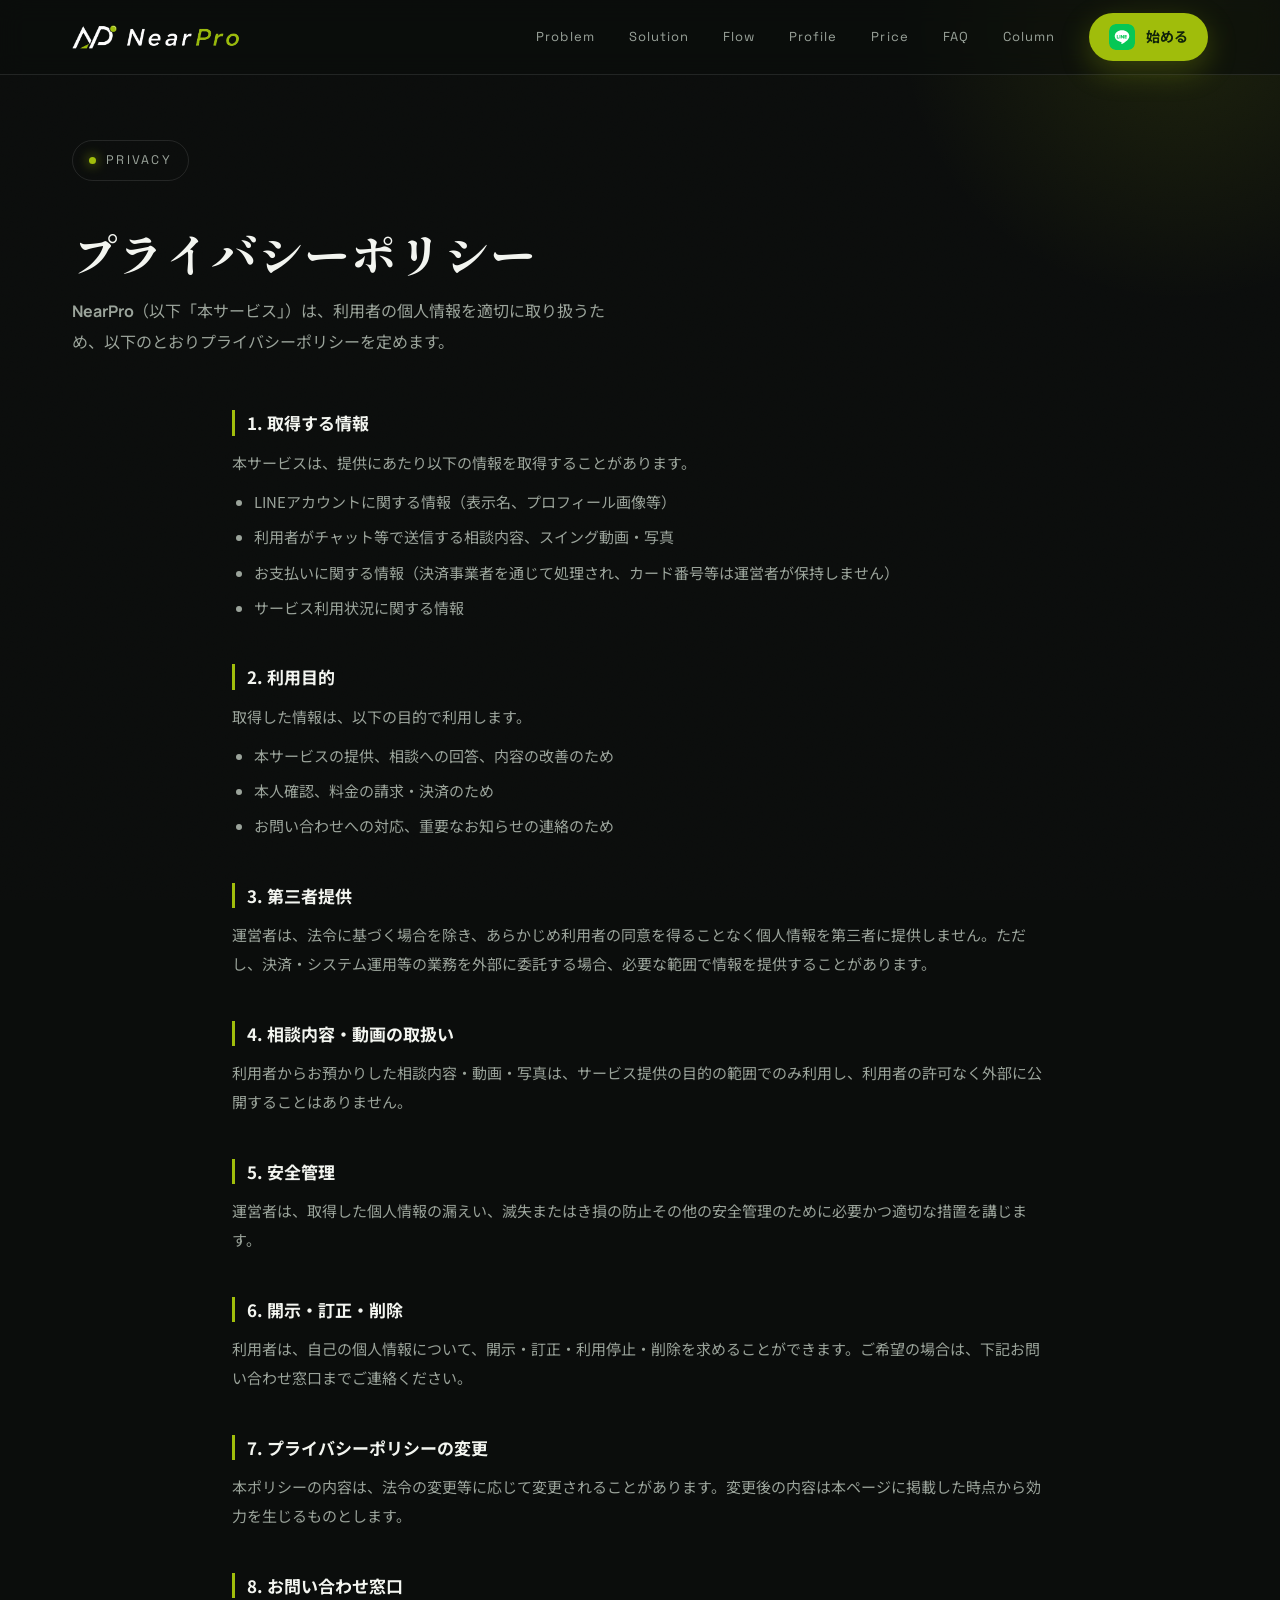
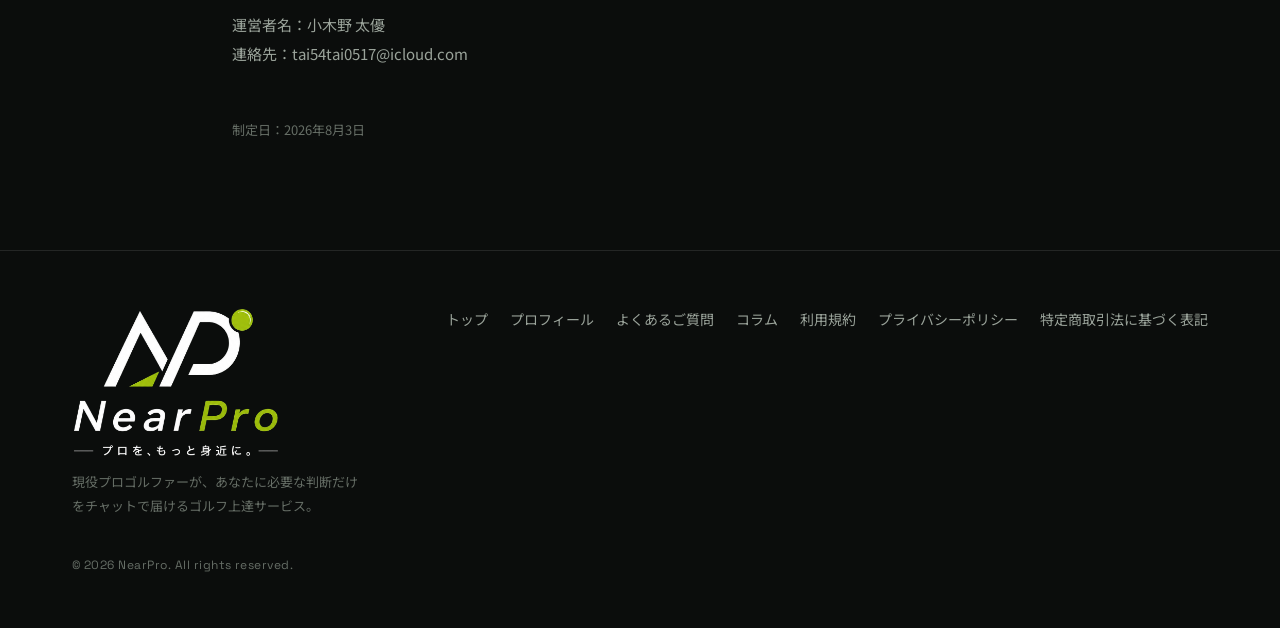
<file: privacy.html>
<!DOCTYPE html>
<html lang="ja">
<head>
<meta charset="UTF-8" />
<meta name="viewport" content="width=device-width, initial-scale=1.0" />
<title>プライバシーポリシー — NearPro（ニアプロ）</title>
<meta name="description" content="NearPro（ニアプロ）のプライバシーポリシー（個人情報保護方針）です。" />
<meta name="google-site-verification" content="IbcM3j3N8ZVfV1A4sZUNfqUJ33cQSK8FoawnPCM8Xus" />
<meta name="theme-color" content="#0b0d0c" />
<meta name="robots" content="noindex" />
<link rel="preconnect" href="https://fonts.googleapis.com" />
<link rel="preconnect" href="https://fonts.gstatic.com" crossorigin />
<link href="https://fonts.googleapis.com/css2?family=Manrope:wght@600;700;800&family=Shippori+Mincho:wght@500;600;700;800&family=Noto+Sans+JP:wght@400;500;700&family=Space+Grotesk:wght@400;500;600;700&display=swap" rel="stylesheet" />
<link rel="icon" href="/favicon.ico" sizes="any" />
<link rel="icon" href="/favicon.svg" type="image/svg+xml" />
<link rel="icon" href="/favicon-96.png" sizes="96x96" type="image/png" />
<link rel="icon" href="/favicon-192.png" sizes="192x192" type="image/png" />
<link rel="apple-touch-icon" href="/apple-touch-icon.png" />
<meta property="og:type" content="website" />
<meta property="og:site_name" content="NearPro" />
<meta property="og:url" content="https://nearpro.pages.dev/privacy" />
<meta property="og:image" content="https://nearpro.pages.dev/og.png" />
<meta property="og:image:width" content="1200" />
<meta property="og:image:height" content="630" />
<meta name="twitter:card" content="summary_large_image" />
<meta name="twitter:image" content="https://nearpro.pages.dev/og.png" />
<link rel="stylesheet" href="styles.css" />
</head>
<body>

<header class="site" id="site-header">
  <div class="wrap">
    <a class="brand" href="/#top"><img class="brand-mark" src="/assets/logo/logo-mark.png" alt="" width="595" height="317" /><img class="brand-word" src="/assets/logo/logo-wordmark.png" alt="" width="807" height="135" /><span class="sr-only">NearPro</span></a>
    <nav class="nav">
      <a class="link" href="/#problem">Problem</a>
      <a class="link" href="/#solution">Solution</a>
      <a class="link" href="/#flow">Flow</a>
      <a class="link" href="/#profile">Profile</a>
      <a class="link" href="/#price">Price</a>
      <a class="link" href="/faq">FAQ</a>
      <a class="link" href="/blog/">Column</a>
      <a class="btn primary" href="https://lin.ee/vwxO3Qq" target="_blank" rel="noopener"><span class="ico" aria-label="LINE"><svg viewBox="0 0 48 48" aria-hidden="true"><rect width="48" height="48" rx="12" fill="#06C755"/><path fill="#fff" d="M24 11.5c-7.4 0-13.4 4.87-13.4 10.86 0 5.37 4.76 9.86 11.19 10.71.44.1 1.03.29 1.18.67.13.34.09.87.04 1.21l-.19 1.15c-.06.34-.27 1.33 1.17.72 1.44-.6 7.75-4.56 10.58-7.82h-.01c1.95-2.14 2.89-4.32 2.89-6.73 0-5.99-6.05-10.86-13.45-10.86z"/><g fill="#06C755"><path d="M20.7 20.2h-.94a.26.26 0 0 0-.26.26v5.85c0 .14.12.26.26.26h.94c.15 0 .26-.12.26-.26v-5.85a.26.26 0 0 0-.26-.26zM27.2 20.2h-.94a.26.26 0 0 0-.26.26v3.47l-2.68-3.62-.02-.02v-.01h-1.06a.26.26 0 0 0-.26.26v5.85c0 .14.12.26.26.26h.94c.15 0 .26-.12.26-.26v-3.47l2.69 3.63c.02.03.04.05.06.06l.02.01h1.05c.14 0 .26-.12.26-.26v-5.85a.26.26 0 0 0-.26-.26zM18.44 25.2h-2.56v-4.74a.26.26 0 0 0-.26-.26h-.94a.26.26 0 0 0-.26.26v5.85c0 .07.03.13.07.18.05.04.11.07.18.07h3.77c.14 0 .26-.12.26-.26v-.94a.26.26 0 0 0-.26-.26zM32.5 21.66c.14 0 .26-.12.26-.26v-.94a.26.26 0 0 0-.26-.26h-3.77a.25.25 0 0 0-.18.07.26.26 0 0 0-.07.18v5.85c0 .07.03.13.07.18.05.04.11.07.18.07h3.77c.14 0 .26-.12.26-.26v-.94a.26.26 0 0 0-.26-.26h-2.56v-.99h2.56c.14 0 .26-.12.26-.26v-.94a.26.26 0 0 0-.26-.26h-2.56v-.99h2.56z"/></g></svg></span>始める</a>
    </nav>
    <button class="navtoggle" id="nav-toggle" type="button" aria-label="メニューを開く" aria-expanded="false" aria-controls="mobile-menu"><span></span><span></span><span></span></button>
  </div>
</header>

<div class="menu-panel" id="mobile-menu">
  <nav>
      <a href="/#problem">Problem<span class="jp">課題</span></a>
      <a href="/#solution">Solution<span class="jp">解決策</span></a>
      <a href="/#flow">Flow<span class="jp">利用の流れ</span></a>
      <a href="/#profile">Profile<span class="jp">プロフィール</span></a>
      <a href="/#price">Price<span class="jp">料金</span></a>
      <a href="/faq">FAQ<span class="jp">よくあるご質問</span></a>
      <a href="/blog/">Column<span class="jp">コラム</span></a>
  </nav>
  <a class="btn primary big" href="https://lin.ee/vwxO3Qq" target="_blank" rel="noopener"><span class="ico" aria-label="LINE"><svg viewBox="0 0 48 48" aria-hidden="true"><rect width="48" height="48" rx="12" fill="#06C755"/><path fill="#fff" d="M24 11.5c-7.4 0-13.4 4.87-13.4 10.86 0 5.37 4.76 9.86 11.19 10.71.44.1 1.03.29 1.18.67.13.34.09.87.04 1.21l-.19 1.15c-.06.34-.27 1.33 1.17.72 1.44-.6 7.75-4.56 10.58-7.82h-.01c1.95-2.14 2.89-4.32 2.89-6.73 0-5.99-6.05-10.86-13.45-10.86z"/><g fill="#06C755"><path d="M20.7 20.2h-.94a.26.26 0 0 0-.26.26v5.85c0 .14.12.26.26.26h.94c.15 0 .26-.12.26-.26v-5.85a.26.26 0 0 0-.26-.26zM27.2 20.2h-.94a.26.26 0 0 0-.26.26v3.47l-2.68-3.62-.02-.02v-.01h-1.06a.26.26 0 0 0-.26.26v5.85c0 .14.12.26.26.26h.94c.15 0 .26-.12.26-.26v-3.47l2.69 3.63c.02.03.04.05.06.06l.02.01h1.05c.14 0 .26-.12.26-.26v-5.85a.26.26 0 0 0-.26-.26zM18.44 25.2h-2.56v-4.74a.26.26 0 0 0-.26-.26h-.94a.26.26 0 0 0-.26.26v5.85c0 .07.03.13.07.18.05.04.11.07.18.07h3.77c.14 0 .26-.12.26-.26v-.94a.26.26 0 0 0-.26-.26zM32.5 21.66c.14 0 .26-.12.26-.26v-.94a.26.26 0 0 0-.26-.26h-3.77a.25.25 0 0 0-.18.07.26.26 0 0 0-.07.18v5.85c0 .07.03.13.07.18.05.04.11.07.18.07h3.77c.14 0 .26-.12.26-.26v-.94a.26.26 0 0 0-.26-.26h-2.56v-.99h2.56c.14 0 .26-.12.26-.26v-.94a.26.26 0 0 0-.26-.26h-2.56v-.99h2.56z"/></g></svg></span>始める</a>
</div>

<section class="page-lead-hero" id="top">
  <div class="wrap">
    <div class="kicker"><span class="dot"></span>Privacy</div>
    <h1>プライバシーポリシー</h1>
    <p><span class="np">NearPro</span>（以下「本サービス」）は、利用者の個人情報を適切に取り扱うため、以下のとおりプライバシーポリシーを定めます。</p>
  </div>
</section>

<section class="legal">
  <div class="wrap">
    <h2>1. 取得する情報</h2>
    <p>本サービスは、提供にあたり以下の情報を取得することがあります。</p>
    <ul>
      <li>LINEアカウントに関する情報（表示名、プロフィール画像等）</li>
      <li>利用者がチャット等で送信する相談内容、スイング動画・写真</li>
      <li>お支払いに関する情報（決済事業者を通じて処理され、カード番号等は運営者が保持しません）</li>
      <li>サービス利用状況に関する情報</li>
    </ul>

    <h2>2. 利用目的</h2>
    <p>取得した情報は、以下の目的で利用します。</p>
    <ul>
      <li>本サービスの提供、相談への回答、内容の改善のため</li>
      <li>本人確認、料金の請求・決済のため</li>
      <li>お問い合わせへの対応、重要なお知らせの連絡のため</li>
    </ul>

    <h2>3. 第三者提供</h2>
    <p>運営者は、法令に基づく場合を除き、あらかじめ利用者の同意を得ることなく個人情報を第三者に提供しません。ただし、決済・システム運用等の業務を外部に委託する場合、必要な範囲で情報を提供することがあります。</p>

    <h2>4. 相談内容・動画の取扱い</h2>
    <p>利用者からお預かりした相談内容・動画・写真は、サービス提供の目的の範囲でのみ利用し、利用者の許可なく外部に公開することはありません。</p>

    <h2>5. 安全管理</h2>
    <p>運営者は、取得した個人情報の漏えい、滅失またはき損の防止その他の安全管理のために必要かつ適切な措置を講じます。</p>

    <h2>6. 開示・訂正・削除</h2>
    <p>利用者は、自己の個人情報について、開示・訂正・利用停止・削除を求めることができます。ご希望の場合は、下記お問い合わせ窓口までご連絡ください。</p>

    <h2>7. プライバシーポリシーの変更</h2>
    <p>本ポリシーの内容は、法令の変更等に応じて変更されることがあります。変更後の内容は本ページに掲載した時点から効力を生じるものとします。</p>

    <h2>8. お問い合わせ窓口</h2>
    <p>運営者名：小木野 太優<br />連絡先：tai54tai0517@icloud.com</p>

    <p class="updated">制定日：2026年8月3日</p>
  </div>
</section>

<footer class="site">
  <div class="wrap fwrap">
    <div>
      <img class="footer-logo" src="/assets/logo/logo-lockup.png" alt="NearPro（ニアプロ）｜プロを、もっと身近に。" width="808" height="585" />
      <p style="color:var(--faint);font-size:13px;max-width:22em;margin:12px 0 0;">現役プロゴルファーが、あなたに必要な判断だけをチャットで届けるゴルフ上達サービス。</p>
    </div>
    <nav>
      <a href="/#top">トップ</a>
      <a href="/profile">プロフィール</a>
      <a href="/faq">よくあるご質問</a>
      <a href="/blog/">コラム</a>
      <a href="/terms">利用規約</a>
      <a href="/privacy">プライバシーポリシー</a>
      <a href="/tokushoho">特定商取引法に基づく表記</a>
    </nav>
  </div>
  <div class="wrap"><p class="copy">© 2026 NearPro. All rights reserved.</p></div>
</footer>

<script>
  const header = document.getElementById('site-header');
  const onScroll = () => header.classList.toggle('scrolled', window.scrollY > 20);
  onScroll(); window.addEventListener('scroll', onScroll, { passive: true });

  // スマホ用ハンバーガーメニュー
  const navToggle = document.getElementById('nav-toggle');
  const menuPanel = document.getElementById('mobile-menu');
  if (navToggle && menuPanel) {
    const setMenu = (open) => {
      document.body.classList.toggle('menu-open', open);
      navToggle.setAttribute('aria-expanded', String(open));
      navToggle.setAttribute('aria-label', open ? 'メニューを閉じる' : 'メニューを開く');
    };
    navToggle.addEventListener('click', () => setMenu(!document.body.classList.contains('menu-open')));
    menuPanel.querySelectorAll('a').forEach(a => a.addEventListener('click', () => setMenu(false)));
    document.addEventListener('keydown', (e) => { if (e.key === 'Escape') setMenu(false); });
    window.addEventListener('resize', () => { if (window.innerWidth > 940) setMenu(false); });
  }

</script>

</body>
</html>
</file>
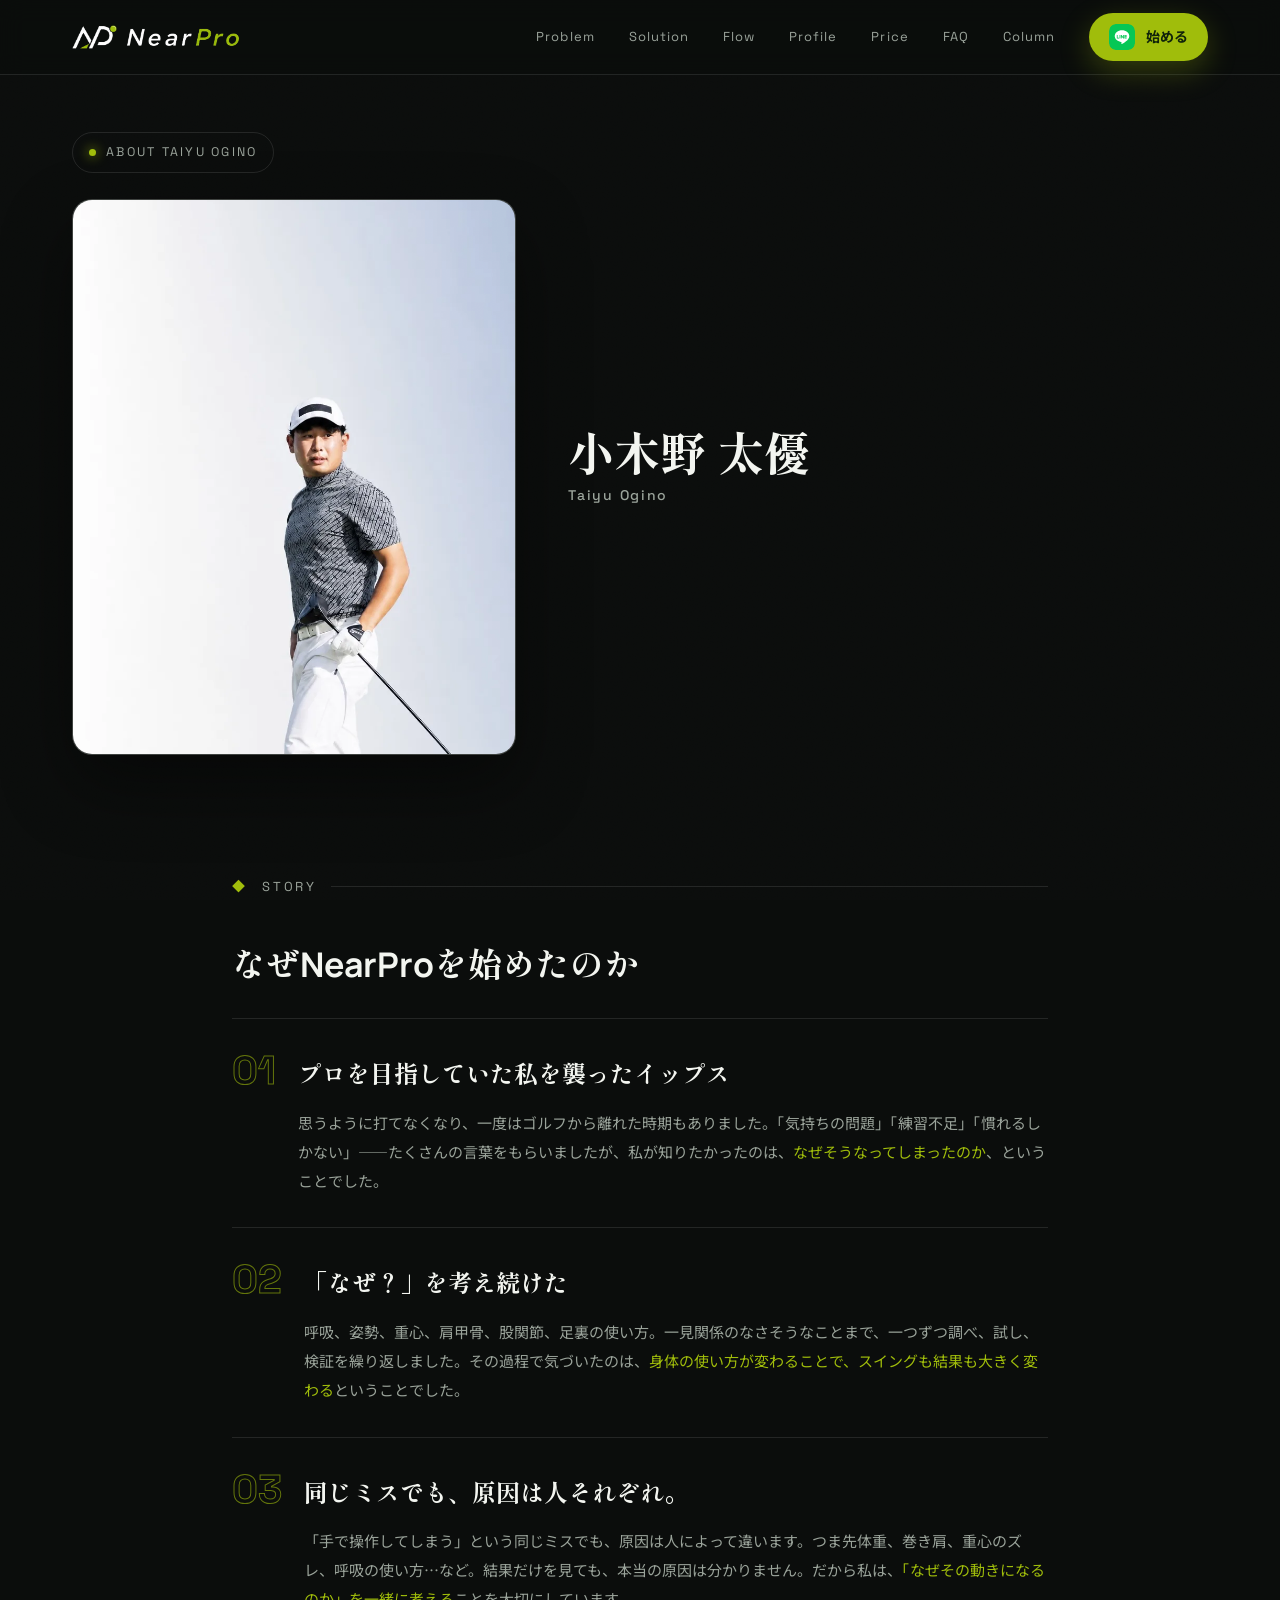
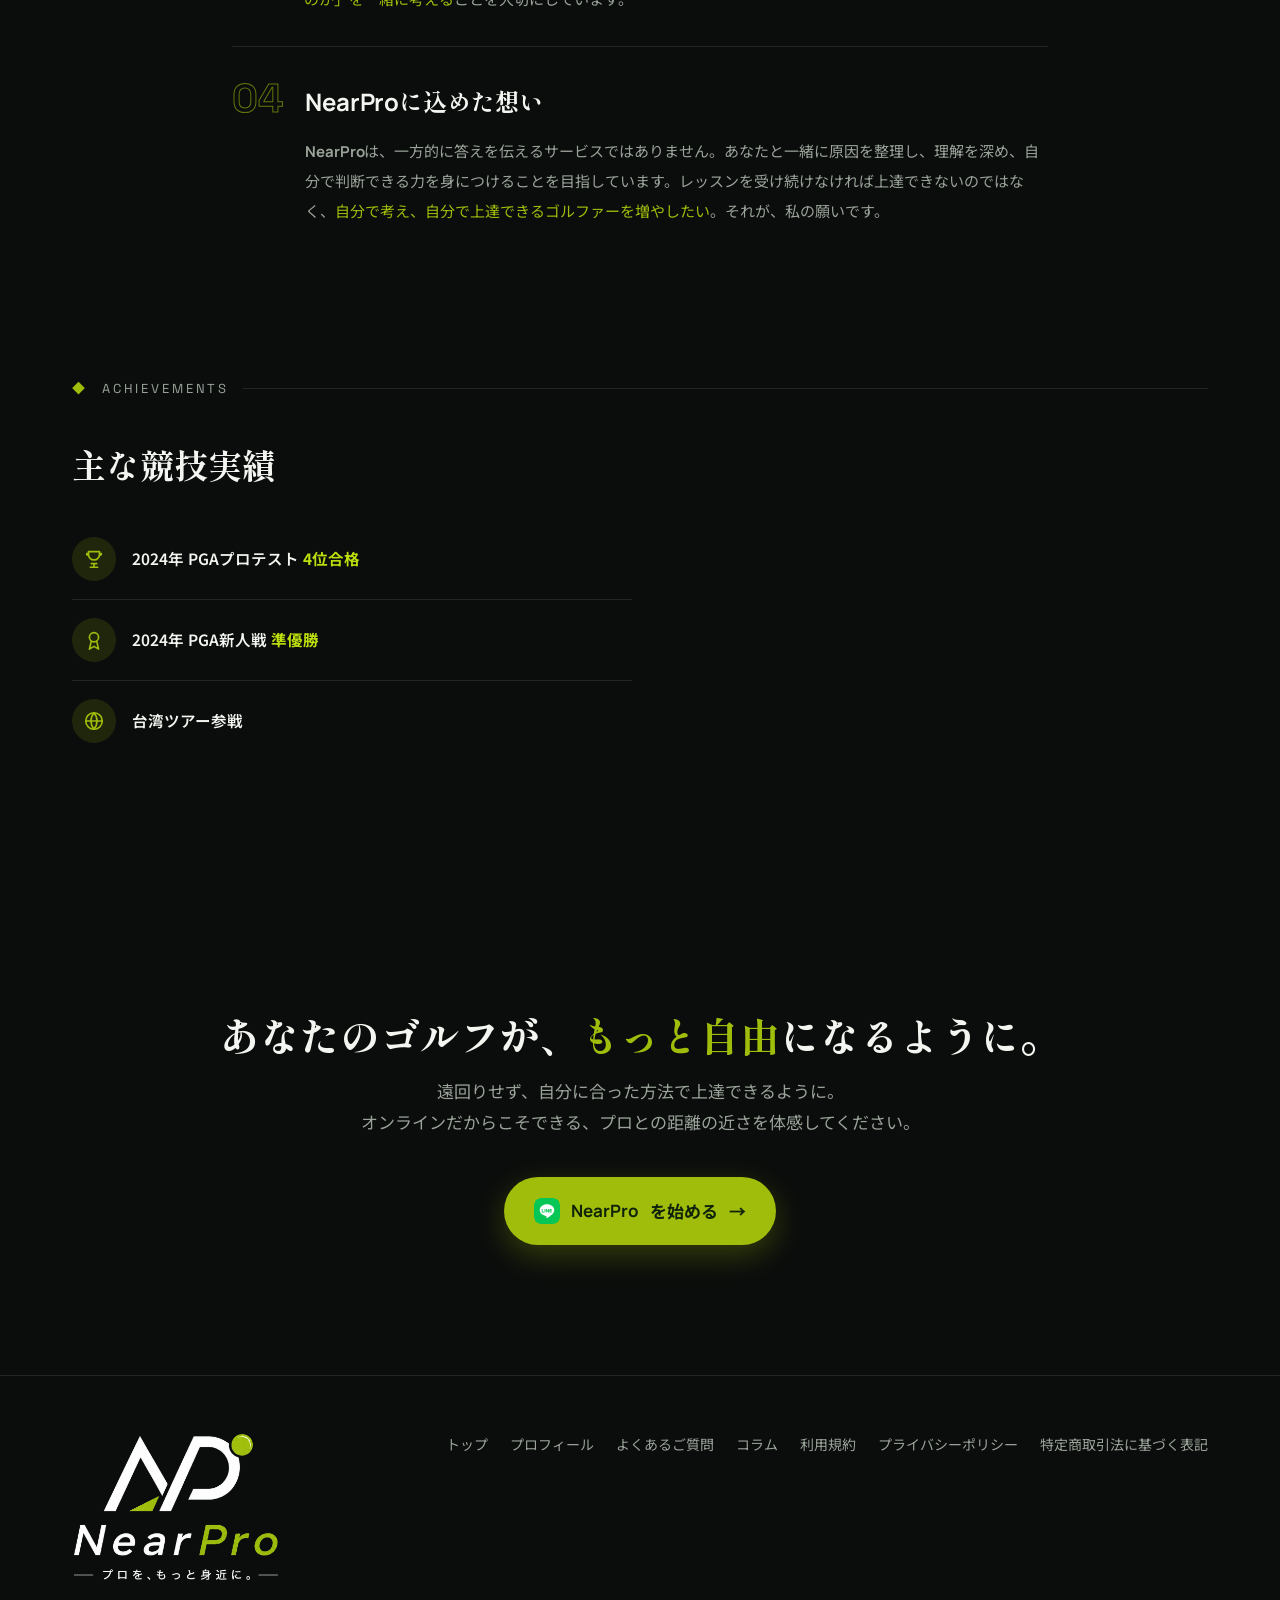
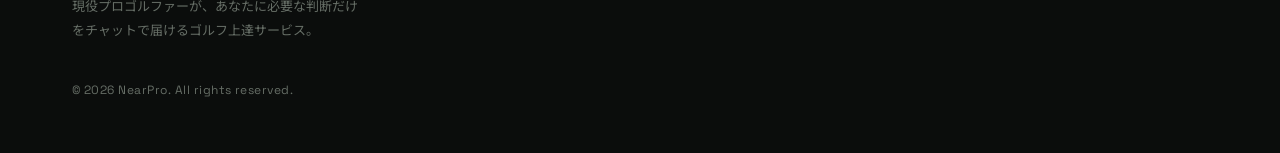
<file: profile.html>
<!DOCTYPE html>
<html lang="ja">
<head>
<meta charset="UTF-8" />
<meta name="viewport" content="width=device-width, initial-scale=1.0" />
<title>小木野 太優（現役プロゴルファー）｜NearPro（ニアプロ）監修</title>
<meta name="description" content="NearPro（ニアプロ）監修の現役プロゴルファー・小木野 太優のプロフィール。イップスの経験から「なぜそうなるのか」を考え続けた歩みと、2024年PGAプロテスト4位合格・PGA新人戦準優勝などの競技実績。" />
<meta property="og:title" content="小木野 太優（現役プロゴルファー）｜NearPro（ニアプロ）監修" />
<meta property="og:description" content="イップスの経験から「なぜそうなるのか」を考え続けた現役プロ。NearProに込めた想いと競技実績をご紹介します。" />
<link rel="canonical" href="https://nearpro.pages.dev/profile" />
<meta name="google-site-verification" content="IbcM3j3N8ZVfV1A4sZUNfqUJ33cQSK8FoawnPCM8Xus" />
<meta name="theme-color" content="#0b0d0c" />
<link rel="preconnect" href="https://fonts.googleapis.com" />
<link rel="preconnect" href="https://fonts.gstatic.com" crossorigin />
<link href="https://fonts.googleapis.com/css2?family=Manrope:wght@600;700;800&family=Shippori+Mincho:wght@500;600;700;800&family=Noto+Sans+JP:wght@400;500;700&family=Space+Grotesk:wght@400;500;600;700&display=swap" rel="stylesheet" />
<link rel="icon" href="/favicon.ico" sizes="any" />
<link rel="icon" href="/favicon.svg" type="image/svg+xml" />
<link rel="icon" href="/favicon-96.png" sizes="96x96" type="image/png" />
<link rel="icon" href="/favicon-192.png" sizes="192x192" type="image/png" />
<link rel="apple-touch-icon" href="/apple-touch-icon.png" />
<meta property="og:type" content="website" />
<meta property="og:site_name" content="NearPro" />
<meta property="og:url" content="https://nearpro.pages.dev/profile" />
<meta property="og:image" content="https://nearpro.pages.dev/og.png" />
<meta property="og:image:width" content="1200" />
<meta property="og:image:height" content="630" />
<meta name="twitter:card" content="summary_large_image" />
<meta name="twitter:image" content="https://nearpro.pages.dev/og.png" />
<link rel="stylesheet" href="styles.css" />
<script type="application/ld+json">
{
  "@context": "https://schema.org",
  "@type": "ProfilePage",
  "mainEntity": {
    "@type": "Person",
    "@id": "https://nearpro.pages.dev/profile#taiyu-ogino",
    "name": "小木野 太優",
    "alternateName": "Taiyu Ogino",
    "jobTitle": "プロゴルファー",
    "description": "現役プロゴルファー。イップスの経験をきっかけに「なぜそうなるのか」を考え続け、身体の使い方から原因を特定するアプローチにたどり着く。NearPro（ニアプロ）を監修。",
    "url": "https://nearpro.pages.dev/profile",
    "image": "https://nearpro.pages.dev/assets/img/hero-player.jpg",
    "nationality": { "@type": "Country", "name": "日本" },
    "knowsAbout": ["ゴルフスイング", "ゴルフの身体の使い方", "イップス", "ゴルフ上達"],
    "hasOccupation": {
      "@type": "Occupation",
      "name": "プロゴルファー"
    },
    "award": [
      "2024年 PGAプロテスト 4位合格",
      "2024年 PGA新人戦 準優勝",
      "台湾ツアー参戦"
    ],
    "worksFor": { "@id": "https://nearpro.pages.dev/#organization" }
  }
}
</script>
</head>
<body>

<header class="site" id="site-header">
  <div class="wrap">
    <a class="brand" href="/#top"><img class="brand-mark" src="/assets/logo/logo-mark.png" alt="" width="595" height="317" /><img class="brand-word" src="/assets/logo/logo-wordmark.png" alt="" width="807" height="135" /><span class="sr-only">NearPro</span></a>
    <nav class="nav">
      <a class="link" href="/#problem">Problem</a>
      <a class="link" href="/#solution">Solution</a>
      <a class="link" href="/#flow">Flow</a>
      <a class="link" href="/#profile">Profile</a>
      <a class="link" href="/#price">Price</a>
      <a class="link" href="/faq">FAQ</a>
      <a class="link" href="/blog/">Column</a>
      <a class="btn primary" href="https://lin.ee/vwxO3Qq" target="_blank" rel="noopener"><span class="ico" aria-label="LINE"><svg viewBox="0 0 48 48" aria-hidden="true"><rect width="48" height="48" rx="12" fill="#06C755"/><path fill="#fff" d="M24 11.5c-7.4 0-13.4 4.87-13.4 10.86 0 5.37 4.76 9.86 11.19 10.71.44.1 1.03.29 1.18.67.13.34.09.87.04 1.21l-.19 1.15c-.06.34-.27 1.33 1.17.72 1.44-.6 7.75-4.56 10.58-7.82h-.01c1.95-2.14 2.89-4.32 2.89-6.73 0-5.99-6.05-10.86-13.45-10.86z"/><g fill="#06C755"><path d="M20.7 20.2h-.94a.26.26 0 0 0-.26.26v5.85c0 .14.12.26.26.26h.94c.15 0 .26-.12.26-.26v-5.85a.26.26 0 0 0-.26-.26zM27.2 20.2h-.94a.26.26 0 0 0-.26.26v3.47l-2.68-3.62-.02-.02v-.01h-1.06a.26.26 0 0 0-.26.26v5.85c0 .14.12.26.26.26h.94c.15 0 .26-.12.26-.26v-3.47l2.69 3.63c.02.03.04.05.06.06l.02.01h1.05c.14 0 .26-.12.26-.26v-5.85a.26.26 0 0 0-.26-.26zM18.44 25.2h-2.56v-4.74a.26.26 0 0 0-.26-.26h-.94a.26.26 0 0 0-.26.26v5.85c0 .07.03.13.07.18.05.04.11.07.18.07h3.77c.14 0 .26-.12.26-.26v-.94a.26.26 0 0 0-.26-.26zM32.5 21.66c.14 0 .26-.12.26-.26v-.94a.26.26 0 0 0-.26-.26h-3.77a.25.25 0 0 0-.18.07.26.26 0 0 0-.07.18v5.85c0 .07.03.13.07.18.05.04.11.07.18.07h3.77c.14 0 .26-.12.26-.26v-.94a.26.26 0 0 0-.26-.26h-2.56v-.99h2.56c.14 0 .26-.12.26-.26v-.94a.26.26 0 0 0-.26-.26h-2.56v-.99h2.56z"/></g></svg></span>始める</a>
    </nav>
    <button class="navtoggle" id="nav-toggle" type="button" aria-label="メニューを開く" aria-expanded="false" aria-controls="mobile-menu"><span></span><span></span><span></span></button>
  </div>
</header>

<div class="menu-panel" id="mobile-menu">
  <nav>
      <a href="/#problem">Problem<span class="jp">課題</span></a>
      <a href="/#solution">Solution<span class="jp">解決策</span></a>
      <a href="/#flow">Flow<span class="jp">利用の流れ</span></a>
      <a href="/#profile">Profile<span class="jp">プロフィール</span></a>
      <a href="/#price">Price<span class="jp">料金</span></a>
      <a href="/faq">FAQ<span class="jp">よくあるご質問</span></a>
      <a href="/blog/">Column<span class="jp">コラム</span></a>
  </nav>
  <a class="btn primary big" href="https://lin.ee/vwxO3Qq" target="_blank" rel="noopener"><span class="ico" aria-label="LINE"><svg viewBox="0 0 48 48" aria-hidden="true"><rect width="48" height="48" rx="12" fill="#06C755"/><path fill="#fff" d="M24 11.5c-7.4 0-13.4 4.87-13.4 10.86 0 5.37 4.76 9.86 11.19 10.71.44.1 1.03.29 1.18.67.13.34.09.87.04 1.21l-.19 1.15c-.06.34-.27 1.33 1.17.72 1.44-.6 7.75-4.56 10.58-7.82h-.01c1.95-2.14 2.89-4.32 2.89-6.73 0-5.99-6.05-10.86-13.45-10.86z"/><g fill="#06C755"><path d="M20.7 20.2h-.94a.26.26 0 0 0-.26.26v5.85c0 .14.12.26.26.26h.94c.15 0 .26-.12.26-.26v-5.85a.26.26 0 0 0-.26-.26zM27.2 20.2h-.94a.26.26 0 0 0-.26.26v3.47l-2.68-3.62-.02-.02v-.01h-1.06a.26.26 0 0 0-.26.26v5.85c0 .14.12.26.26.26h.94c.15 0 .26-.12.26-.26v-3.47l2.69 3.63c.02.03.04.05.06.06l.02.01h1.05c.14 0 .26-.12.26-.26v-5.85a.26.26 0 0 0-.26-.26zM18.44 25.2h-2.56v-4.74a.26.26 0 0 0-.26-.26h-.94a.26.26 0 0 0-.26.26v5.85c0 .07.03.13.07.18.05.04.11.07.18.07h3.77c.14 0 .26-.12.26-.26v-.94a.26.26 0 0 0-.26-.26zM32.5 21.66c.14 0 .26-.12.26-.26v-.94a.26.26 0 0 0-.26-.26h-3.77a.25.25 0 0 0-.18.07.26.26 0 0 0-.07.18v5.85c0 .07.03.13.07.18.05.04.11.07.18.07h3.77c.14 0 .26-.12.26-.26v-.94a.26.26 0 0 0-.26-.26h-2.56v-.99h2.56c.14 0 .26-.12.26-.26v-.94a.26.26 0 0 0-.26-.26h-2.56v-.99h2.56z"/></g></svg></span>始める</a>
</div>

<!-- ===== PROFILE CARD ===== -->
<section class="section profile" id="top" style="padding-top:132px;">
  <div class="wrap">
    <div class="kicker" style="margin-bottom:26px;"><span class="dot"></span>About Taiyu Ogino</div>
    <div class="profile-grid">
      <div class="profile-photo reveal">
        <picture>
          <source srcset="assets/img/hero-player.webp" type="image/webp" />
          <img src="assets/img/hero-player.jpg" alt="小木野 太優（現役プロゴルファー）" loading="lazy" />
        </picture>
      </div>
      <div class="profile-body reveal d1">
        <h1 class="p-name">小木野 太優<span>Taiyu Ogino</span></h1>
      </div>
    </div>
  </div>
</section>

<!-- ===== STORY ===== -->
<section class="section" style="padding-top:0;">
  <div class="wrap" style="max-width:880px;">
    <div class="sec-label reveal"><span class="num">◆</span> Story</div>
    <h2 class="sub-head reveal">なぜ<span class="np">NearPro</span>を始めたのか</h2>
    <div class="story-item reveal">
      <div class="snum">01</div>
      <div>
        <h3>プロを目指していた私を襲ったイップス</h3>
        <p>思うように打てなくなり、一度はゴルフから離れた時期もありました。「気持ちの問題」「練習不足」「慣れるしかない」——たくさんの言葉をもらいましたが、私が知りたかったのは、<em>なぜそうなってしまったのか</em>、ということでした。</p>
      </div>
    </div>
    <div class="story-item reveal">
      <div class="snum">02</div>
      <div>
        <h3>「なぜ？」を考え続けた</h3>
        <p>呼吸、姿勢、重心、肩甲骨、股関節、足裏の使い方。一見関係のなさそうなことまで、一つずつ調べ、試し、検証を繰り返しました。その過程で気づいたのは、<em>身体の使い方が変わることで、スイングも結果も大きく変わる</em>ということでした。</p>
      </div>
    </div>
    <div class="story-item reveal">
      <div class="snum">03</div>
      <div>
        <h3>同じミスでも、原因は人それぞれ。</h3>
        <p>「手で操作してしまう」という同じミスでも、原因は人によって違います。つま先体重、巻き肩、重心のズレ、呼吸の使い方…など。結果だけを見ても、本当の原因は分かりません。だから私は、<em>「なぜその動きになるのか」を一緒に考える</em>ことを大切にしています。</p>
      </div>
    </div>
    <div class="story-item reveal">
      <div class="snum">04</div>
      <div>
        <h3><span class="np">NearPro</span>に込めた想い</h3>
        <p><span class="np">NearPro</span>は、一方的に答えを伝えるサービスではありません。あなたと一緒に原因を整理し、理解を深め、自分で判断できる力を身につけることを目指しています。レッスンを受け続けなければ上達できないのではなく、<em>自分で考え、自分で上達できるゴルファーを増やしたい</em>。それが、私の願いです。</p>
      </div>
    </div>
  </div>
</section>

<!-- ===== ACHIEVEMENTS ===== -->
<section class="section" style="padding-top:0;">
  <div class="wrap">
    <div class="sec-label reveal"><span class="num">◆</span> Achievements</div>
    <h2 class="sub-head reveal">主な競技実績</h2>
    <ul class="achieve-list reveal d1" style="max-width:560px;">
      <li>
        <span class="ai"><svg viewBox="0 0 24 24" fill="none" stroke="currentColor" stroke-width="1.8" stroke-linecap="round" stroke-linejoin="round"><path d="M6 4h12v3a6 6 0 0 1-12 0V4Z"/><path d="M6 6H4a2 2 0 0 0 2 2M18 6h2a2 2 0 0 1-2 2M9 17h6M8 21h8M12 17v4"/></svg></span>
        <span class="at">2024年 PGAプロテスト <b>4位合格</b></span>
      </li>
      <li>
        <span class="ai"><svg viewBox="0 0 24 24" fill="none" stroke="currentColor" stroke-width="1.8" stroke-linecap="round" stroke-linejoin="round"><circle cx="12" cy="9" r="5"/><path d="M9 13.5 7 22l5-3 5 3-2-8.5"/></svg></span>
        <span class="at">2024年 PGA新人戦 <b>準優勝</b></span>
      </li>
      <li>
        <span class="ai"><svg viewBox="0 0 24 24" fill="none" stroke="currentColor" stroke-width="1.8" stroke-linecap="round" stroke-linejoin="round"><circle cx="12" cy="12" r="9"/><path d="M3 12h18M12 3a14 14 0 0 1 0 18M12 3a14 14 0 0 0 0 18"/></svg></span>
        <span class="at">台湾ツアー参戦</span>
      </li>
    </ul>
  </div>
</section>

<!-- ===== FINAL CTA ===== -->
<section class="final" id="cta">
  <div class="wrap">
    <h2 class="reveal" style="font-size:clamp(24px,3.6vw,40px);">あなたのゴルフが、<em>もっと自由</em>になるように。</h2>
    <p class="reveal d1">遠回りせず、自分に合った方法で上達できるように。<br />オンラインだからこそできる、プロとの距離の近さを体感してください。</p>
    <div class="reveal d2"><a class="btn primary big" href="https://lin.ee/vwxO3Qq" target="_blank" rel="noopener"><span class="ico" aria-label="LINE"><svg viewBox="0 0 48 48" aria-hidden="true"><rect width="48" height="48" rx="12" fill="#06C755"/><path fill="#fff" d="M24 11.5c-7.4 0-13.4 4.87-13.4 10.86 0 5.37 4.76 9.86 11.19 10.71.44.1 1.03.29 1.18.67.13.34.09.87.04 1.21l-.19 1.15c-.06.34-.27 1.33 1.17.72 1.44-.6 7.75-4.56 10.58-7.82h-.01c1.95-2.14 2.89-4.32 2.89-6.73 0-5.99-6.05-10.86-13.45-10.86z"/><g fill="#06C755"><path d="M20.7 20.2h-.94a.26.26 0 0 0-.26.26v5.85c0 .14.12.26.26.26h.94c.15 0 .26-.12.26-.26v-5.85a.26.26 0 0 0-.26-.26zM27.2 20.2h-.94a.26.26 0 0 0-.26.26v3.47l-2.68-3.62-.02-.02v-.01h-1.06a.26.26 0 0 0-.26.26v5.85c0 .14.12.26.26.26h.94c.15 0 .26-.12.26-.26v-3.47l2.69 3.63c.02.03.04.05.06.06l.02.01h1.05c.14 0 .26-.12.26-.26v-5.85a.26.26 0 0 0-.26-.26zM18.44 25.2h-2.56v-4.74a.26.26 0 0 0-.26-.26h-.94a.26.26 0 0 0-.26.26v5.85c0 .07.03.13.07.18.05.04.11.07.18.07h3.77c.14 0 .26-.12.26-.26v-.94a.26.26 0 0 0-.26-.26zM32.5 21.66c.14 0 .26-.12.26-.26v-.94a.26.26 0 0 0-.26-.26h-3.77a.25.25 0 0 0-.18.07.26.26 0 0 0-.07.18v5.85c0 .07.03.13.07.18.05.04.11.07.18.07h3.77c.14 0 .26-.12.26-.26v-.94a.26.26 0 0 0-.26-.26h-2.56v-.99h2.56c.14 0 .26-.12.26-.26v-.94a.26.26 0 0 0-.26-.26h-2.56v-.99h2.56z"/></g></svg></span><span class="np">NearPro</span>を始める<span>→</span></a></div>
  </div>
</section>

<footer class="site">
  <div class="wrap fwrap">
    <div>
      <img class="footer-logo" src="/assets/logo/logo-lockup.png" alt="NearPro（ニアプロ）｜プロを、もっと身近に。" width="808" height="585" />
      <p style="color:var(--faint);font-size:13px;max-width:22em;margin:12px 0 0;">現役プロゴルファーが、あなたに必要な判断だけをチャットで届けるゴルフ上達サービス。</p>
    </div>
    <nav>
      <a href="/#top">トップ</a>
      <a href="/profile">プロフィール</a>
      <a href="/faq">よくあるご質問</a>
      <a href="/blog/">コラム</a>
      <a href="/terms">利用規約</a>
      <a href="/privacy">プライバシーポリシー</a>
      <a href="/tokushoho">特定商取引法に基づく表記</a>
    </nav>
  </div>
  <div class="wrap"><p class="copy">© 2026 NearPro. All rights reserved.</p></div>
</footer>

<div class="mobile-cta">
  <a class="btn primary" href="https://lin.ee/vwxO3Qq" target="_blank" rel="noopener"><span class="ico" aria-label="LINE"><svg viewBox="0 0 48 48" aria-hidden="true"><rect width="48" height="48" rx="12" fill="#06C755"/><path fill="#fff" d="M24 11.5c-7.4 0-13.4 4.87-13.4 10.86 0 5.37 4.76 9.86 11.19 10.71.44.1 1.03.29 1.18.67.13.34.09.87.04 1.21l-.19 1.15c-.06.34-.27 1.33 1.17.72 1.44-.6 7.75-4.56 10.58-7.82h-.01c1.95-2.14 2.89-4.32 2.89-6.73 0-5.99-6.05-10.86-13.45-10.86z"/><g fill="#06C755"><path d="M20.7 20.2h-.94a.26.26 0 0 0-.26.26v5.85c0 .14.12.26.26.26h.94c.15 0 .26-.12.26-.26v-5.85a.26.26 0 0 0-.26-.26zM27.2 20.2h-.94a.26.26 0 0 0-.26.26v3.47l-2.68-3.62-.02-.02v-.01h-1.06a.26.26 0 0 0-.26.26v5.85c0 .14.12.26.26.26h.94c.15 0 .26-.12.26-.26v-3.47l2.69 3.63c.02.03.04.05.06.06l.02.01h1.05c.14 0 .26-.12.26-.26v-5.85a.26.26 0 0 0-.26-.26zM18.44 25.2h-2.56v-4.74a.26.26 0 0 0-.26-.26h-.94a.26.26 0 0 0-.26.26v5.85c0 .07.03.13.07.18.05.04.11.07.18.07h3.77c.14 0 .26-.12.26-.26v-.94a.26.26 0 0 0-.26-.26zM32.5 21.66c.14 0 .26-.12.26-.26v-.94a.26.26 0 0 0-.26-.26h-3.77a.25.25 0 0 0-.18.07.26.26 0 0 0-.07.18v5.85c0 .07.03.13.07.18.05.04.11.07.18.07h3.77c.14 0 .26-.12.26-.26v-.94a.26.26 0 0 0-.26-.26h-2.56v-.99h2.56c.14 0 .26-.12.26-.26v-.94a.26.26 0 0 0-.26-.26h-2.56v-.99h2.56z"/></g></svg></span><span class="np">NearPro</span>を始める<span>→</span></a>
</div>

<script>
  const header = document.getElementById('site-header');
  const onScroll = () => header.classList.toggle('scrolled', window.scrollY > 20);
  onScroll(); window.addEventListener('scroll', onScroll, { passive: true });

  // スマホ用ハンバーガーメニュー
  const navToggle = document.getElementById('nav-toggle');
  const menuPanel = document.getElementById('mobile-menu');
  if (navToggle && menuPanel) {
    const setMenu = (open) => {
      document.body.classList.toggle('menu-open', open);
      navToggle.setAttribute('aria-expanded', String(open));
      navToggle.setAttribute('aria-label', open ? 'メニューを閉じる' : 'メニューを開く');
    };
    navToggle.addEventListener('click', () => setMenu(!document.body.classList.contains('menu-open')));
    menuPanel.querySelectorAll('a').forEach(a => a.addEventListener('click', () => setMenu(false)));
    document.addEventListener('keydown', (e) => { if (e.key === 'Escape') setMenu(false); });
    window.addEventListener('resize', () => { if (window.innerWidth > 940) setMenu(false); });
  }

  const io = new IntersectionObserver((es)=>{es.forEach(e=>{if(e.isIntersecting){e.target.classList.add('in');io.unobserve(e.target);}})},{threshold:0.12,rootMargin:'0px 0px -6% 0px'});
  document.querySelectorAll('.reveal').forEach(el=>io.observe(el));
</script>

</body>
</html>
</file>
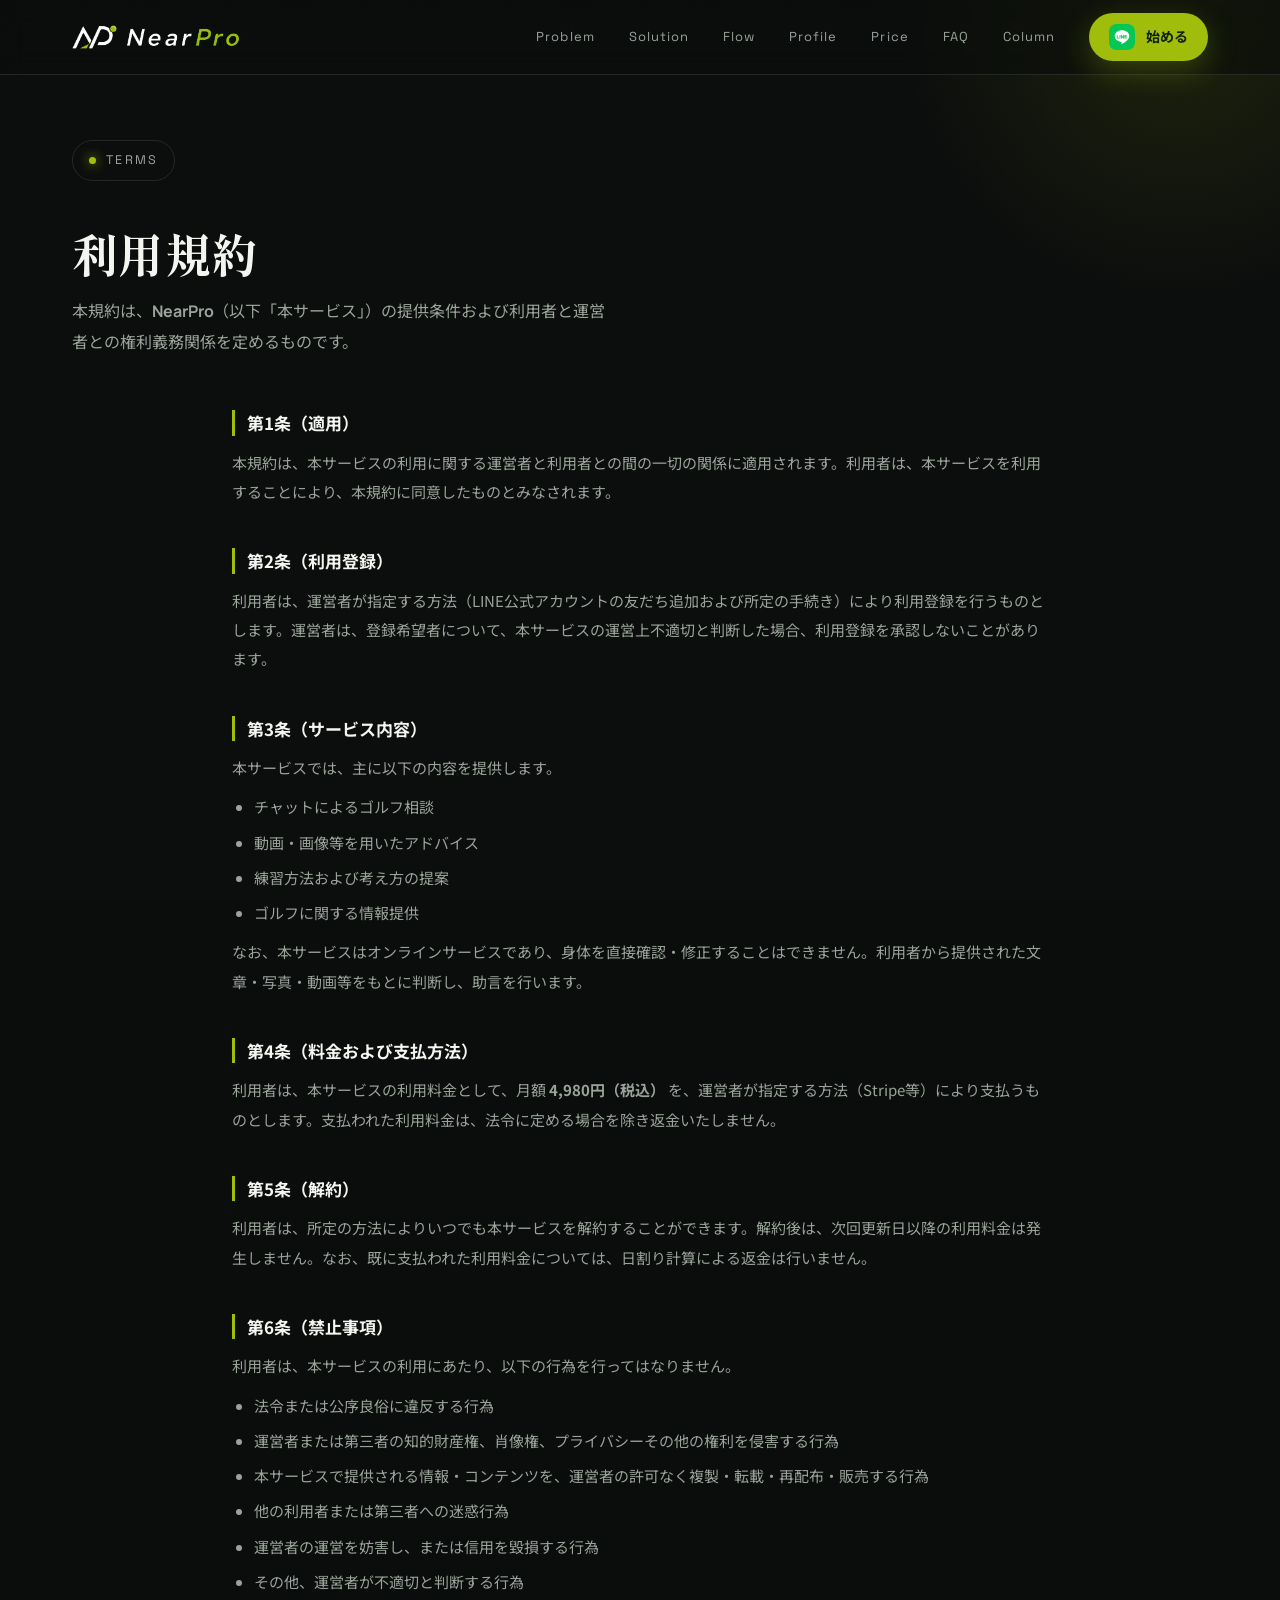
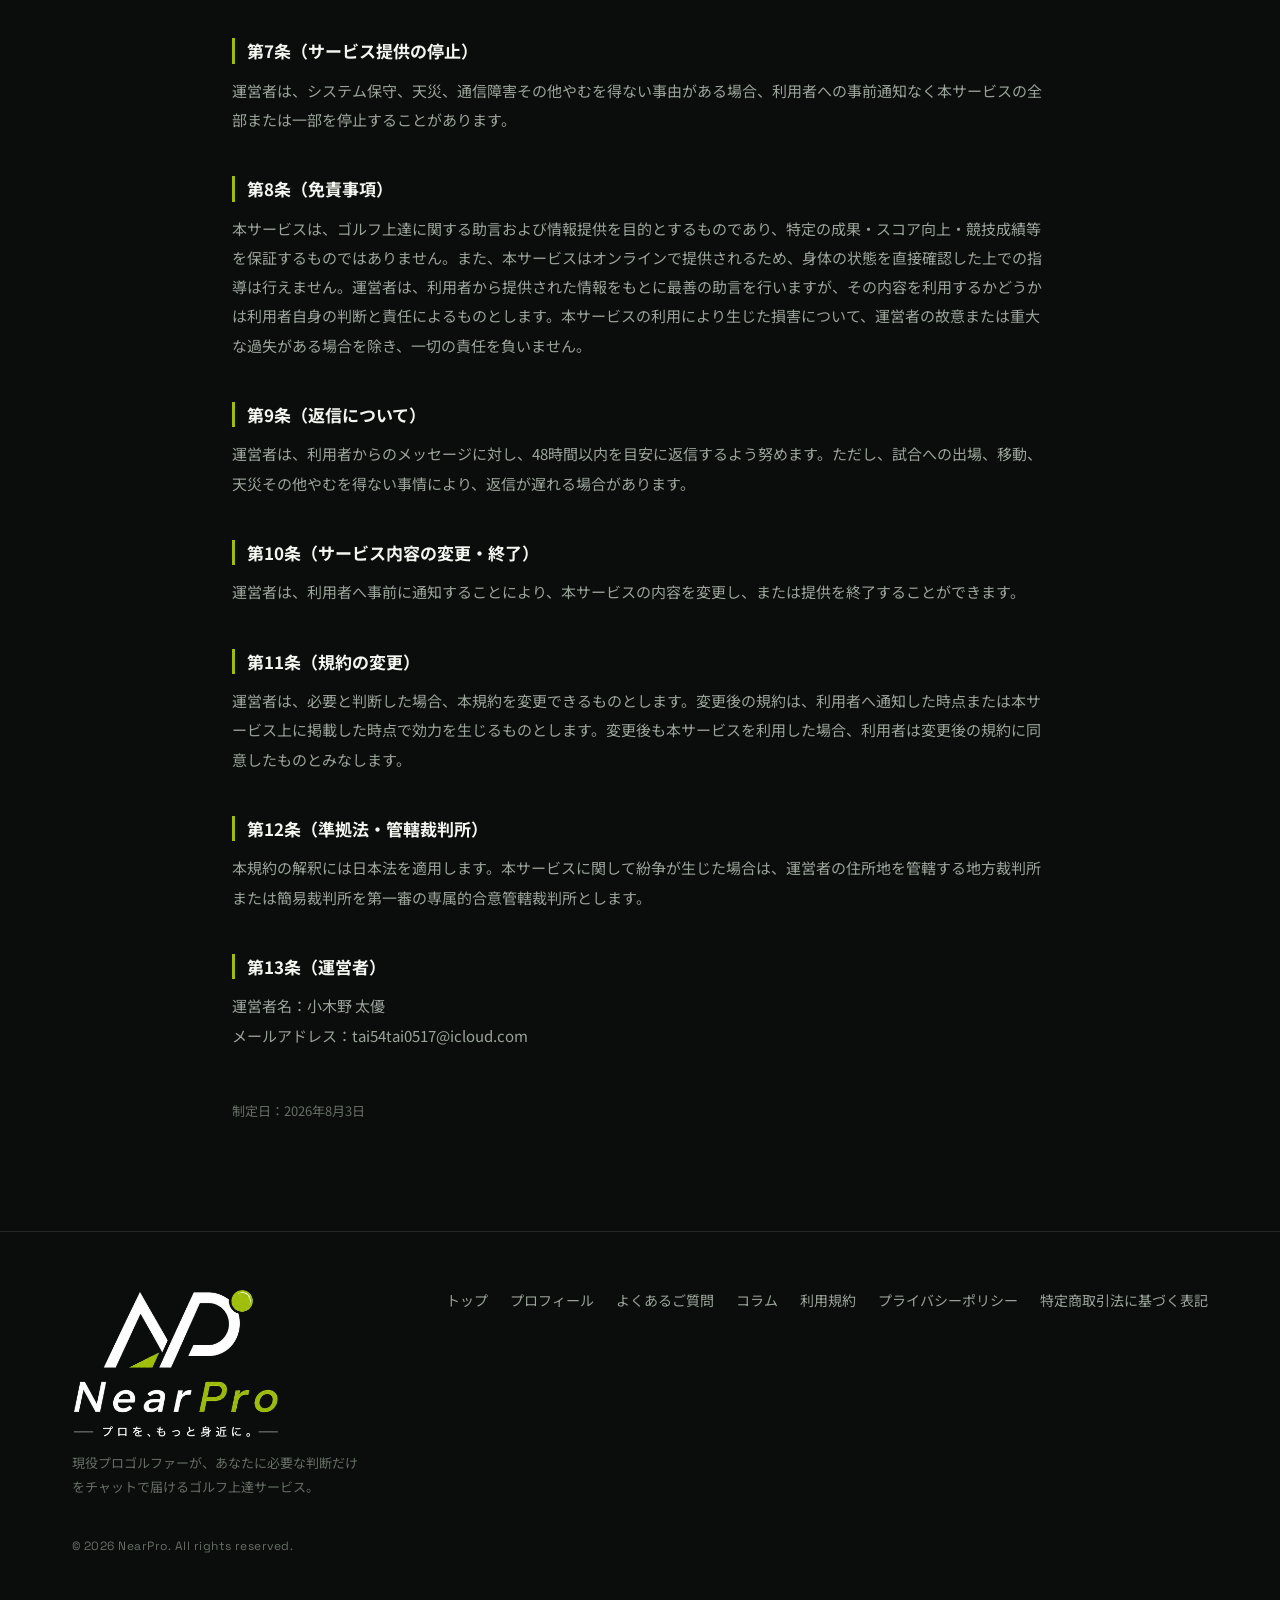
<file: terms.html>
<!DOCTYPE html>
<html lang="ja">
<head>
<meta charset="UTF-8" />
<meta name="viewport" content="width=device-width, initial-scale=1.0" />
<title>利用規約 — NearPro（ニアプロ）</title>
<meta name="description" content="NearPro（ニアプロ）の利用規約です。" />
<meta name="google-site-verification" content="IbcM3j3N8ZVfV1A4sZUNfqUJ33cQSK8FoawnPCM8Xus" />
<meta name="theme-color" content="#0b0d0c" />
<meta name="robots" content="noindex" />
<link rel="preconnect" href="https://fonts.googleapis.com" />
<link rel="preconnect" href="https://fonts.gstatic.com" crossorigin />
<link href="https://fonts.googleapis.com/css2?family=Manrope:wght@600;700;800&family=Shippori+Mincho:wght@500;600;700;800&family=Noto+Sans+JP:wght@400;500;700&family=Space+Grotesk:wght@400;500;600;700&display=swap" rel="stylesheet" />
<link rel="icon" href="/favicon.ico" sizes="any" />
<link rel="icon" href="/favicon.svg" type="image/svg+xml" />
<link rel="icon" href="/favicon-96.png" sizes="96x96" type="image/png" />
<link rel="icon" href="/favicon-192.png" sizes="192x192" type="image/png" />
<link rel="apple-touch-icon" href="/apple-touch-icon.png" />
<meta property="og:type" content="website" />
<meta property="og:site_name" content="NearPro" />
<meta property="og:url" content="https://nearpro.pages.dev/terms" />
<meta property="og:image" content="https://nearpro.pages.dev/og.png" />
<meta property="og:image:width" content="1200" />
<meta property="og:image:height" content="630" />
<meta name="twitter:card" content="summary_large_image" />
<meta name="twitter:image" content="https://nearpro.pages.dev/og.png" />
<link rel="stylesheet" href="styles.css" />
</head>
<body>

<header class="site" id="site-header">
  <div class="wrap">
    <a class="brand" href="/#top"><img class="brand-mark" src="/assets/logo/logo-mark.png" alt="" width="595" height="317" /><img class="brand-word" src="/assets/logo/logo-wordmark.png" alt="" width="807" height="135" /><span class="sr-only">NearPro</span></a>
    <nav class="nav">
      <a class="link" href="/#problem">Problem</a>
      <a class="link" href="/#solution">Solution</a>
      <a class="link" href="/#flow">Flow</a>
      <a class="link" href="/#profile">Profile</a>
      <a class="link" href="/#price">Price</a>
      <a class="link" href="/faq">FAQ</a>
      <a class="link" href="/blog/">Column</a>
      <a class="btn primary" href="https://lin.ee/vwxO3Qq" target="_blank" rel="noopener"><span class="ico" aria-label="LINE"><svg viewBox="0 0 48 48" aria-hidden="true"><rect width="48" height="48" rx="12" fill="#06C755"/><path fill="#fff" d="M24 11.5c-7.4 0-13.4 4.87-13.4 10.86 0 5.37 4.76 9.86 11.19 10.71.44.1 1.03.29 1.18.67.13.34.09.87.04 1.21l-.19 1.15c-.06.34-.27 1.33 1.17.72 1.44-.6 7.75-4.56 10.58-7.82h-.01c1.95-2.14 2.89-4.32 2.89-6.73 0-5.99-6.05-10.86-13.45-10.86z"/><g fill="#06C755"><path d="M20.7 20.2h-.94a.26.26 0 0 0-.26.26v5.85c0 .14.12.26.26.26h.94c.15 0 .26-.12.26-.26v-5.85a.26.26 0 0 0-.26-.26zM27.2 20.2h-.94a.26.26 0 0 0-.26.26v3.47l-2.68-3.62-.02-.02v-.01h-1.06a.26.26 0 0 0-.26.26v5.85c0 .14.12.26.26.26h.94c.15 0 .26-.12.26-.26v-3.47l2.69 3.63c.02.03.04.05.06.06l.02.01h1.05c.14 0 .26-.12.26-.26v-5.85a.26.26 0 0 0-.26-.26zM18.44 25.2h-2.56v-4.74a.26.26 0 0 0-.26-.26h-.94a.26.26 0 0 0-.26.26v5.85c0 .07.03.13.07.18.05.04.11.07.18.07h3.77c.14 0 .26-.12.26-.26v-.94a.26.26 0 0 0-.26-.26zM32.5 21.66c.14 0 .26-.12.26-.26v-.94a.26.26 0 0 0-.26-.26h-3.77a.25.25 0 0 0-.18.07.26.26 0 0 0-.07.18v5.85c0 .07.03.13.07.18.05.04.11.07.18.07h3.77c.14 0 .26-.12.26-.26v-.94a.26.26 0 0 0-.26-.26h-2.56v-.99h2.56c.14 0 .26-.12.26-.26v-.94a.26.26 0 0 0-.26-.26h-2.56v-.99h2.56z"/></g></svg></span>始める</a>
    </nav>
    <button class="navtoggle" id="nav-toggle" type="button" aria-label="メニューを開く" aria-expanded="false" aria-controls="mobile-menu"><span></span><span></span><span></span></button>
  </div>
</header>

<div class="menu-panel" id="mobile-menu">
  <nav>
      <a href="/#problem">Problem<span class="jp">課題</span></a>
      <a href="/#solution">Solution<span class="jp">解決策</span></a>
      <a href="/#flow">Flow<span class="jp">利用の流れ</span></a>
      <a href="/#profile">Profile<span class="jp">プロフィール</span></a>
      <a href="/#price">Price<span class="jp">料金</span></a>
      <a href="/faq">FAQ<span class="jp">よくあるご質問</span></a>
      <a href="/blog/">Column<span class="jp">コラム</span></a>
  </nav>
  <a class="btn primary big" href="https://lin.ee/vwxO3Qq" target="_blank" rel="noopener"><span class="ico" aria-label="LINE"><svg viewBox="0 0 48 48" aria-hidden="true"><rect width="48" height="48" rx="12" fill="#06C755"/><path fill="#fff" d="M24 11.5c-7.4 0-13.4 4.87-13.4 10.86 0 5.37 4.76 9.86 11.19 10.71.44.1 1.03.29 1.18.67.13.34.09.87.04 1.21l-.19 1.15c-.06.34-.27 1.33 1.17.72 1.44-.6 7.75-4.56 10.58-7.82h-.01c1.95-2.14 2.89-4.32 2.89-6.73 0-5.99-6.05-10.86-13.45-10.86z"/><g fill="#06C755"><path d="M20.7 20.2h-.94a.26.26 0 0 0-.26.26v5.85c0 .14.12.26.26.26h.94c.15 0 .26-.12.26-.26v-5.85a.26.26 0 0 0-.26-.26zM27.2 20.2h-.94a.26.26 0 0 0-.26.26v3.47l-2.68-3.62-.02-.02v-.01h-1.06a.26.26 0 0 0-.26.26v5.85c0 .14.12.26.26.26h.94c.15 0 .26-.12.26-.26v-3.47l2.69 3.63c.02.03.04.05.06.06l.02.01h1.05c.14 0 .26-.12.26-.26v-5.85a.26.26 0 0 0-.26-.26zM18.44 25.2h-2.56v-4.74a.26.26 0 0 0-.26-.26h-.94a.26.26 0 0 0-.26.26v5.85c0 .07.03.13.07.18.05.04.11.07.18.07h3.77c.14 0 .26-.12.26-.26v-.94a.26.26 0 0 0-.26-.26zM32.5 21.66c.14 0 .26-.12.26-.26v-.94a.26.26 0 0 0-.26-.26h-3.77a.25.25 0 0 0-.18.07.26.26 0 0 0-.07.18v5.85c0 .07.03.13.07.18.05.04.11.07.18.07h3.77c.14 0 .26-.12.26-.26v-.94a.26.26 0 0 0-.26-.26h-2.56v-.99h2.56c.14 0 .26-.12.26-.26v-.94a.26.26 0 0 0-.26-.26h-2.56v-.99h2.56z"/></g></svg></span>始める</a>
</div>

<section class="page-lead-hero" id="top">
  <div class="wrap">
    <div class="kicker"><span class="dot"></span>Terms</div>
    <h1>利用規約</h1>
    <p>本規約は、<span class="np">NearPro</span>（以下「本サービス」）の提供条件および利用者と運営者との権利義務関係を定めるものです。</p>
  </div>
</section>

<section class="legal">
  <div class="wrap">
    <h2>第1条（適用）</h2>
    <p>本規約は、本サービスの利用に関する運営者と利用者との間の一切の関係に適用されます。利用者は、本サービスを利用することにより、本規約に同意したものとみなされます。</p>

    <h2>第2条（利用登録）</h2>
    <p>利用者は、運営者が指定する方法（LINE公式アカウントの友だち追加および所定の手続き）により利用登録を行うものとします。運営者は、登録希望者について、本サービスの運営上不適切と判断した場合、利用登録を承認しないことがあります。</p>

    <h2>第3条（サービス内容）</h2>
    <p>本サービスでは、主に以下の内容を提供します。</p>
    <ul>
      <li>チャットによるゴルフ相談</li>
      <li>動画・画像等を用いたアドバイス</li>
      <li>練習方法および考え方の提案</li>
      <li>ゴルフに関する情報提供</li>
    </ul>
    <p>なお、本サービスはオンラインサービスであり、身体を直接確認・修正することはできません。利用者から提供された文章・写真・動画等をもとに判断し、助言を行います。</p>

    <h2>第4条（料金および支払方法）</h2>
    <p>利用者は、本サービスの利用料金として、月額 <b>4,980円（税込）</b> を、運営者が指定する方法（Stripe等）により支払うものとします。支払われた利用料金は、法令に定める場合を除き返金いたしません。</p>

    <h2>第5条（解約）</h2>
    <p>利用者は、所定の方法によりいつでも本サービスを解約することができます。解約後は、次回更新日以降の利用料金は発生しません。なお、既に支払われた利用料金については、日割り計算による返金は行いません。</p>

    <h2>第6条（禁止事項）</h2>
    <p>利用者は、本サービスの利用にあたり、以下の行為を行ってはなりません。</p>
    <ul>
      <li>法令または公序良俗に違反する行為</li>
      <li>運営者または第三者の知的財産権、肖像権、プライバシーその他の権利を侵害する行為</li>
      <li>本サービスで提供される情報・コンテンツを、運営者の許可なく複製・転載・再配布・販売する行為</li>
      <li>他の利用者または第三者への迷惑行為</li>
      <li>運営者の運営を妨害し、または信用を毀損する行為</li>
      <li>その他、運営者が不適切と判断する行為</li>
    </ul>

    <h2>第7条（サービス提供の停止）</h2>
    <p>運営者は、システム保守、天災、通信障害その他やむを得ない事由がある場合、利用者への事前通知なく本サービスの全部または一部を停止することがあります。</p>

    <h2>第8条（免責事項）</h2>
    <p>本サービスは、ゴルフ上達に関する助言および情報提供を目的とするものであり、特定の成果・スコア向上・競技成績等を保証するものではありません。また、本サービスはオンラインで提供されるため、身体の状態を直接確認した上での指導は行えません。運営者は、利用者から提供された情報をもとに最善の助言を行いますが、その内容を利用するかどうかは利用者自身の判断と責任によるものとします。本サービスの利用により生じた損害について、運営者の故意または重大な過失がある場合を除き、一切の責任を負いません。</p>

    <h2>第9条（返信について）</h2>
    <p>運営者は、利用者からのメッセージに対し、48時間以内を目安に返信するよう努めます。ただし、試合への出場、移動、天災その他やむを得ない事情により、返信が遅れる場合があります。</p>

    <h2>第10条（サービス内容の変更・終了）</h2>
    <p>運営者は、利用者へ事前に通知することにより、本サービスの内容を変更し、または提供を終了することができます。</p>

    <h2>第11条（規約の変更）</h2>
    <p>運営者は、必要と判断した場合、本規約を変更できるものとします。変更後の規約は、利用者へ通知した時点または本サービス上に掲載した時点で効力を生じるものとします。変更後も本サービスを利用した場合、利用者は変更後の規約に同意したものとみなします。</p>

    <h2>第12条（準拠法・管轄裁判所）</h2>
    <p>本規約の解釈には日本法を適用します。本サービスに関して紛争が生じた場合は、運営者の住所地を管轄する地方裁判所または簡易裁判所を第一審の専属的合意管轄裁判所とします。</p>

    <h2>第13条（運営者）</h2>
    <p>運営者名：小木野 太優<br />メールアドレス：<a href="mailto:tai54tai0517@icloud.com" style="color:inherit;text-decoration:none;">tai54tai0517@icloud.com</a></p>

    <p class="updated">制定日：2026年8月3日</p>
  </div>
</section>

<footer class="site">
  <div class="wrap fwrap">
    <div>
      <img class="footer-logo" src="/assets/logo/logo-lockup.png" alt="NearPro（ニアプロ）｜プロを、もっと身近に。" width="808" height="585" />
      <p style="color:var(--faint);font-size:13px;max-width:22em;margin:12px 0 0;">現役プロゴルファーが、あなたに必要な判断だけをチャットで届けるゴルフ上達サービス。</p>
    </div>
    <nav>
      <a href="/#top">トップ</a>
      <a href="/profile">プロフィール</a>
      <a href="/faq">よくあるご質問</a>
      <a href="/blog/">コラム</a>
      <a href="/terms">利用規約</a>
      <a href="/privacy">プライバシーポリシー</a>
      <a href="/tokushoho">特定商取引法に基づく表記</a>
    </nav>
  </div>
  <div class="wrap"><p class="copy">© 2026 NearPro. All rights reserved.</p></div>
</footer>

<script>
  const header = document.getElementById('site-header');
  const onScroll = () => header.classList.toggle('scrolled', window.scrollY > 20);
  onScroll(); window.addEventListener('scroll', onScroll, { passive: true });

  // スマホ用ハンバーガーメニュー
  const navToggle = document.getElementById('nav-toggle');
  const menuPanel = document.getElementById('mobile-menu');
  if (navToggle && menuPanel) {
    const setMenu = (open) => {
      document.body.classList.toggle('menu-open', open);
      navToggle.setAttribute('aria-expanded', String(open));
      navToggle.setAttribute('aria-label', open ? 'メニューを閉じる' : 'メニューを開く');
    };
    navToggle.addEventListener('click', () => setMenu(!document.body.classList.contains('menu-open')));
    menuPanel.querySelectorAll('a').forEach(a => a.addEventListener('click', () => setMenu(false)));
    document.addEventListener('keydown', (e) => { if (e.key === 'Escape') setMenu(false); });
    window.addEventListener('resize', () => { if (window.innerWidth > 940) setMenu(false); });
  }

</script>

</body>
</html>
</file>
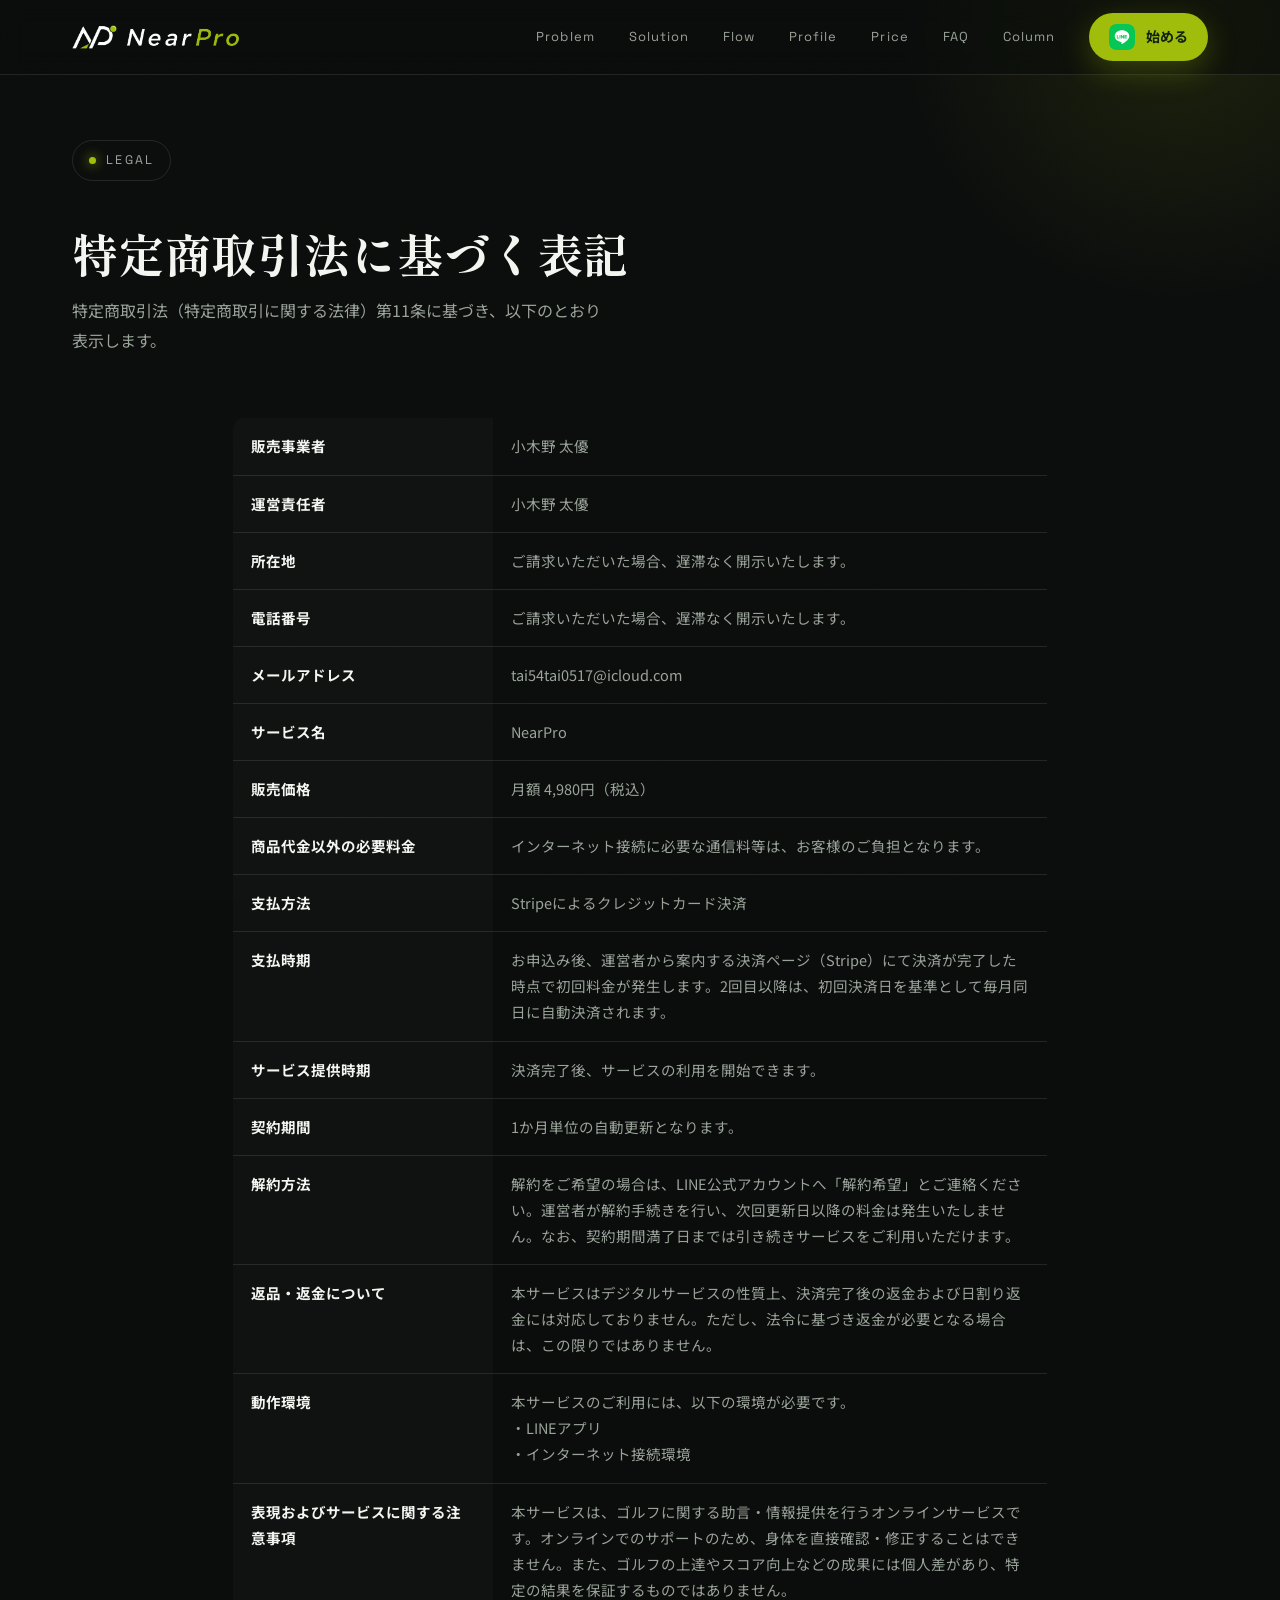
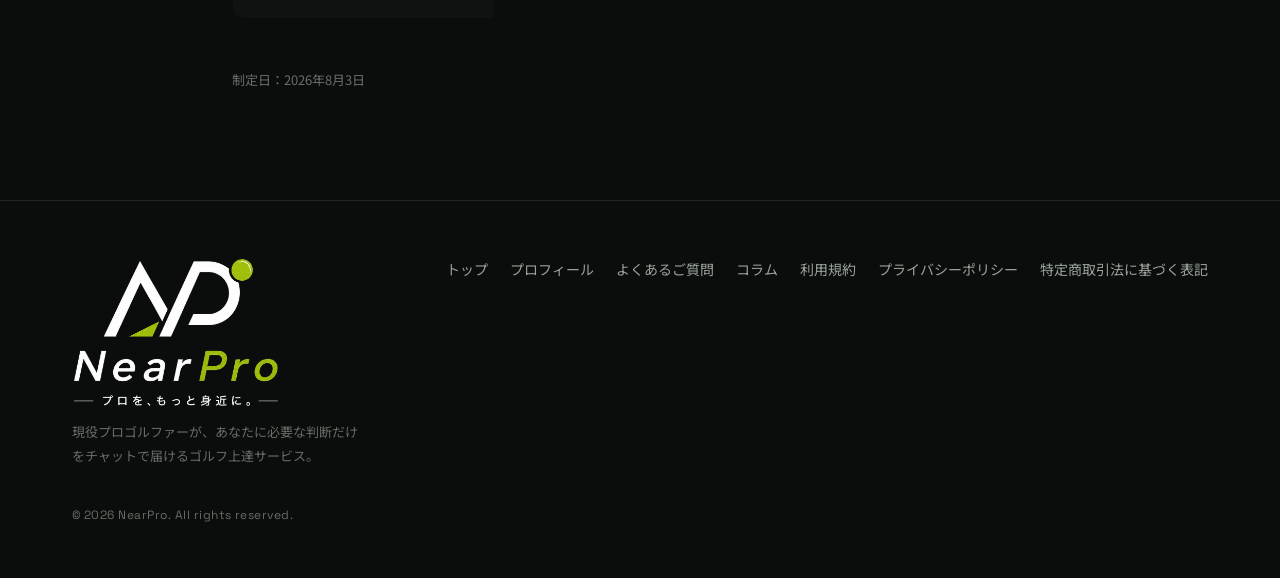
<file: tokushoho.html>
<!DOCTYPE html>
<html lang="ja">
<head>
<meta charset="UTF-8" />
<meta name="viewport" content="width=device-width, initial-scale=1.0" />
<title>特定商取引法に基づく表記 — NearPro（ニアプロ）</title>
<meta name="description" content="NearPro（ニアプロ）の特定商取引法に基づく表記です。" />
<meta name="google-site-verification" content="IbcM3j3N8ZVfV1A4sZUNfqUJ33cQSK8FoawnPCM8Xus" />
<meta name="theme-color" content="#0b0d0c" />
<meta name="robots" content="noindex" />
<link rel="preconnect" href="https://fonts.googleapis.com" />
<link rel="preconnect" href="https://fonts.gstatic.com" crossorigin />
<link href="https://fonts.googleapis.com/css2?family=Manrope:wght@600;700;800&family=Shippori+Mincho:wght@500;600;700;800&family=Noto+Sans+JP:wght@400;500;700&family=Space+Grotesk:wght@400;500;600;700&display=swap" rel="stylesheet" />
<link rel="icon" href="/favicon.ico" sizes="any" />
<link rel="icon" href="/favicon.svg" type="image/svg+xml" />
<link rel="icon" href="/favicon-96.png" sizes="96x96" type="image/png" />
<link rel="icon" href="/favicon-192.png" sizes="192x192" type="image/png" />
<link rel="apple-touch-icon" href="/apple-touch-icon.png" />
<meta property="og:type" content="website" />
<meta property="og:site_name" content="NearPro" />
<meta property="og:url" content="https://nearpro.pages.dev/tokushoho" />
<meta property="og:image" content="https://nearpro.pages.dev/og.png" />
<meta property="og:image:width" content="1200" />
<meta property="og:image:height" content="630" />
<meta name="twitter:card" content="summary_large_image" />
<meta name="twitter:image" content="https://nearpro.pages.dev/og.png" />
<link rel="stylesheet" href="styles.css" />
</head>
<body>

<header class="site" id="site-header">
  <div class="wrap">
    <a class="brand" href="/#top"><img class="brand-mark" src="/assets/logo/logo-mark.png" alt="" width="595" height="317" /><img class="brand-word" src="/assets/logo/logo-wordmark.png" alt="" width="807" height="135" /><span class="sr-only">NearPro</span></a>
    <nav class="nav">
      <a class="link" href="/#problem">Problem</a>
      <a class="link" href="/#solution">Solution</a>
      <a class="link" href="/#flow">Flow</a>
      <a class="link" href="/#profile">Profile</a>
      <a class="link" href="/#price">Price</a>
      <a class="link" href="/faq">FAQ</a>
      <a class="link" href="/blog/">Column</a>
      <a class="btn primary" href="https://lin.ee/vwxO3Qq" target="_blank" rel="noopener"><span class="ico" aria-label="LINE"><svg viewBox="0 0 48 48" aria-hidden="true"><rect width="48" height="48" rx="12" fill="#06C755"/><path fill="#fff" d="M24 11.5c-7.4 0-13.4 4.87-13.4 10.86 0 5.37 4.76 9.86 11.19 10.71.44.1 1.03.29 1.18.67.13.34.09.87.04 1.21l-.19 1.15c-.06.34-.27 1.33 1.17.72 1.44-.6 7.75-4.56 10.58-7.82h-.01c1.95-2.14 2.89-4.32 2.89-6.73 0-5.99-6.05-10.86-13.45-10.86z"/><g fill="#06C755"><path d="M20.7 20.2h-.94a.26.26 0 0 0-.26.26v5.85c0 .14.12.26.26.26h.94c.15 0 .26-.12.26-.26v-5.85a.26.26 0 0 0-.26-.26zM27.2 20.2h-.94a.26.26 0 0 0-.26.26v3.47l-2.68-3.62-.02-.02v-.01h-1.06a.26.26 0 0 0-.26.26v5.85c0 .14.12.26.26.26h.94c.15 0 .26-.12.26-.26v-3.47l2.69 3.63c.02.03.04.05.06.06l.02.01h1.05c.14 0 .26-.12.26-.26v-5.85a.26.26 0 0 0-.26-.26zM18.44 25.2h-2.56v-4.74a.26.26 0 0 0-.26-.26h-.94a.26.26 0 0 0-.26.26v5.85c0 .07.03.13.07.18.05.04.11.07.18.07h3.77c.14 0 .26-.12.26-.26v-.94a.26.26 0 0 0-.26-.26zM32.5 21.66c.14 0 .26-.12.26-.26v-.94a.26.26 0 0 0-.26-.26h-3.77a.25.25 0 0 0-.18.07.26.26 0 0 0-.07.18v5.85c0 .07.03.13.07.18.05.04.11.07.18.07h3.77c.14 0 .26-.12.26-.26v-.94a.26.26 0 0 0-.26-.26h-2.56v-.99h2.56c.14 0 .26-.12.26-.26v-.94a.26.26 0 0 0-.26-.26h-2.56v-.99h2.56z"/></g></svg></span>始める</a>
    </nav>
    <button class="navtoggle" id="nav-toggle" type="button" aria-label="メニューを開く" aria-expanded="false" aria-controls="mobile-menu"><span></span><span></span><span></span></button>
  </div>
</header>

<div class="menu-panel" id="mobile-menu">
  <nav>
      <a href="/#problem">Problem<span class="jp">課題</span></a>
      <a href="/#solution">Solution<span class="jp">解決策</span></a>
      <a href="/#flow">Flow<span class="jp">利用の流れ</span></a>
      <a href="/#profile">Profile<span class="jp">プロフィール</span></a>
      <a href="/#price">Price<span class="jp">料金</span></a>
      <a href="/faq">FAQ<span class="jp">よくあるご質問</span></a>
      <a href="/blog/">Column<span class="jp">コラム</span></a>
  </nav>
  <a class="btn primary big" href="https://lin.ee/vwxO3Qq" target="_blank" rel="noopener"><span class="ico" aria-label="LINE"><svg viewBox="0 0 48 48" aria-hidden="true"><rect width="48" height="48" rx="12" fill="#06C755"/><path fill="#fff" d="M24 11.5c-7.4 0-13.4 4.87-13.4 10.86 0 5.37 4.76 9.86 11.19 10.71.44.1 1.03.29 1.18.67.13.34.09.87.04 1.21l-.19 1.15c-.06.34-.27 1.33 1.17.72 1.44-.6 7.75-4.56 10.58-7.82h-.01c1.95-2.14 2.89-4.32 2.89-6.73 0-5.99-6.05-10.86-13.45-10.86z"/><g fill="#06C755"><path d="M20.7 20.2h-.94a.26.26 0 0 0-.26.26v5.85c0 .14.12.26.26.26h.94c.15 0 .26-.12.26-.26v-5.85a.26.26 0 0 0-.26-.26zM27.2 20.2h-.94a.26.26 0 0 0-.26.26v3.47l-2.68-3.62-.02-.02v-.01h-1.06a.26.26 0 0 0-.26.26v5.85c0 .14.12.26.26.26h.94c.15 0 .26-.12.26-.26v-3.47l2.69 3.63c.02.03.04.05.06.06l.02.01h1.05c.14 0 .26-.12.26-.26v-5.85a.26.26 0 0 0-.26-.26zM18.44 25.2h-2.56v-4.74a.26.26 0 0 0-.26-.26h-.94a.26.26 0 0 0-.26.26v5.85c0 .07.03.13.07.18.05.04.11.07.18.07h3.77c.14 0 .26-.12.26-.26v-.94a.26.26 0 0 0-.26-.26zM32.5 21.66c.14 0 .26-.12.26-.26v-.94a.26.26 0 0 0-.26-.26h-3.77a.25.25 0 0 0-.18.07.26.26 0 0 0-.07.18v5.85c0 .07.03.13.07.18.05.04.11.07.18.07h3.77c.14 0 .26-.12.26-.26v-.94a.26.26 0 0 0-.26-.26h-2.56v-.99h2.56c.14 0 .26-.12.26-.26v-.94a.26.26 0 0 0-.26-.26h-2.56v-.99h2.56z"/></g></svg></span>始める</a>
</div>

<section class="page-lead-hero" id="top">
  <div class="wrap">
    <div class="kicker"><span class="dot"></span>Legal</div>
    <h1>特定商取引法に基づく表記</h1>
    <p>特定商取引法（特定商取引に関する法律）第11条に基づき、以下のとおり表示します。</p>
  </div>
</section>

<section class="legal">
  <div class="wrap">
    <table>
      <tr><th>販売事業者</th><td>小木野 太優</td></tr>
      <tr><th>運営責任者</th><td>小木野 太優</td></tr>
      <tr><th>所在地</th><td>ご請求いただいた場合、遅滞なく開示いたします。</td></tr>
      <tr><th>電話番号</th><td>ご請求いただいた場合、遅滞なく開示いたします。</td></tr>
      <tr><th>メールアドレス</th><td>tai54tai0517@icloud.com</td></tr>
      <tr><th>サービス名</th><td>NearPro</td></tr>
      <tr><th>販売価格</th><td>月額 4,980円（税込）</td></tr>
      <tr><th>商品代金以外の必要料金</th><td>インターネット接続に必要な通信料等は、お客様のご負担となります。</td></tr>
      <tr><th>支払方法</th><td>Stripeによるクレジットカード決済</td></tr>
      <tr><th>支払時期</th><td>お申込み後、運営者から案内する決済ページ（Stripe）にて決済が完了した時点で初回料金が発生します。2回目以降は、初回決済日を基準として毎月同日に自動決済されます。</td></tr>
      <tr><th>サービス提供時期</th><td>決済完了後、サービスの利用を開始できます。</td></tr>
      <tr><th>契約期間</th><td>1か月単位の自動更新となります。</td></tr>
      <tr><th>解約方法</th><td>解約をご希望の場合は、LINE公式アカウントへ「解約希望」とご連絡ください。運営者が解約手続きを行い、次回更新日以降の料金は発生いたしません。なお、契約期間満了日までは引き続きサービスをご利用いただけます。</td></tr>
      <tr><th>返品・返金について</th><td>本サービスはデジタルサービスの性質上、決済完了後の返金および日割り返金には対応しておりません。ただし、法令に基づき返金が必要となる場合は、この限りではありません。</td></tr>
      <tr><th>動作環境</th><td>本サービスのご利用には、以下の環境が必要です。<br />・LINEアプリ<br />・インターネット接続環境</td></tr>
      <tr><th>表現およびサービスに関する注意事項</th><td>本サービスは、ゴルフに関する助言・情報提供を行うオンラインサービスです。オンラインでのサポートのため、身体を直接確認・修正することはできません。また、ゴルフの上達やスコア向上などの成果には個人差があり、特定の結果を保証するものではありません。</td></tr>
    </table>

    <p class="updated">制定日：2026年8月3日</p>
  </div>
</section>

<footer class="site">
  <div class="wrap fwrap">
    <div>
      <img class="footer-logo" src="/assets/logo/logo-lockup.png" alt="NearPro（ニアプロ）｜プロを、もっと身近に。" width="808" height="585" />
      <p style="color:var(--faint);font-size:13px;max-width:22em;margin:12px 0 0;">現役プロゴルファーが、あなたに必要な判断だけをチャットで届けるゴルフ上達サービス。</p>
    </div>
    <nav>
      <a href="/#top">トップ</a>
      <a href="/profile">プロフィール</a>
      <a href="/faq">よくあるご質問</a>
      <a href="/blog/">コラム</a>
      <a href="/terms">利用規約</a>
      <a href="/privacy">プライバシーポリシー</a>
      <a href="/tokushoho">特定商取引法に基づく表記</a>
    </nav>
  </div>
  <div class="wrap"><p class="copy">© 2026 NearPro. All rights reserved.</p></div>
</footer>

<script>
  const header = document.getElementById('site-header');
  const onScroll = () => header.classList.toggle('scrolled', window.scrollY > 20);
  onScroll(); window.addEventListener('scroll', onScroll, { passive: true });

  // スマホ用ハンバーガーメニュー
  const navToggle = document.getElementById('nav-toggle');
  const menuPanel = document.getElementById('mobile-menu');
  if (navToggle && menuPanel) {
    const setMenu = (open) => {
      document.body.classList.toggle('menu-open', open);
      navToggle.setAttribute('aria-expanded', String(open));
      navToggle.setAttribute('aria-label', open ? 'メニューを閉じる' : 'メニューを開く');
    };
    navToggle.addEventListener('click', () => setMenu(!document.body.classList.contains('menu-open')));
    menuPanel.querySelectorAll('a').forEach(a => a.addEventListener('click', () => setMenu(false)));
    document.addEventListener('keydown', (e) => { if (e.key === 'Escape') setMenu(false); });
    window.addEventListener('resize', () => { if (window.innerWidth > 940) setMenu(false); });
  }

</script>

</body>
</html>
</file>
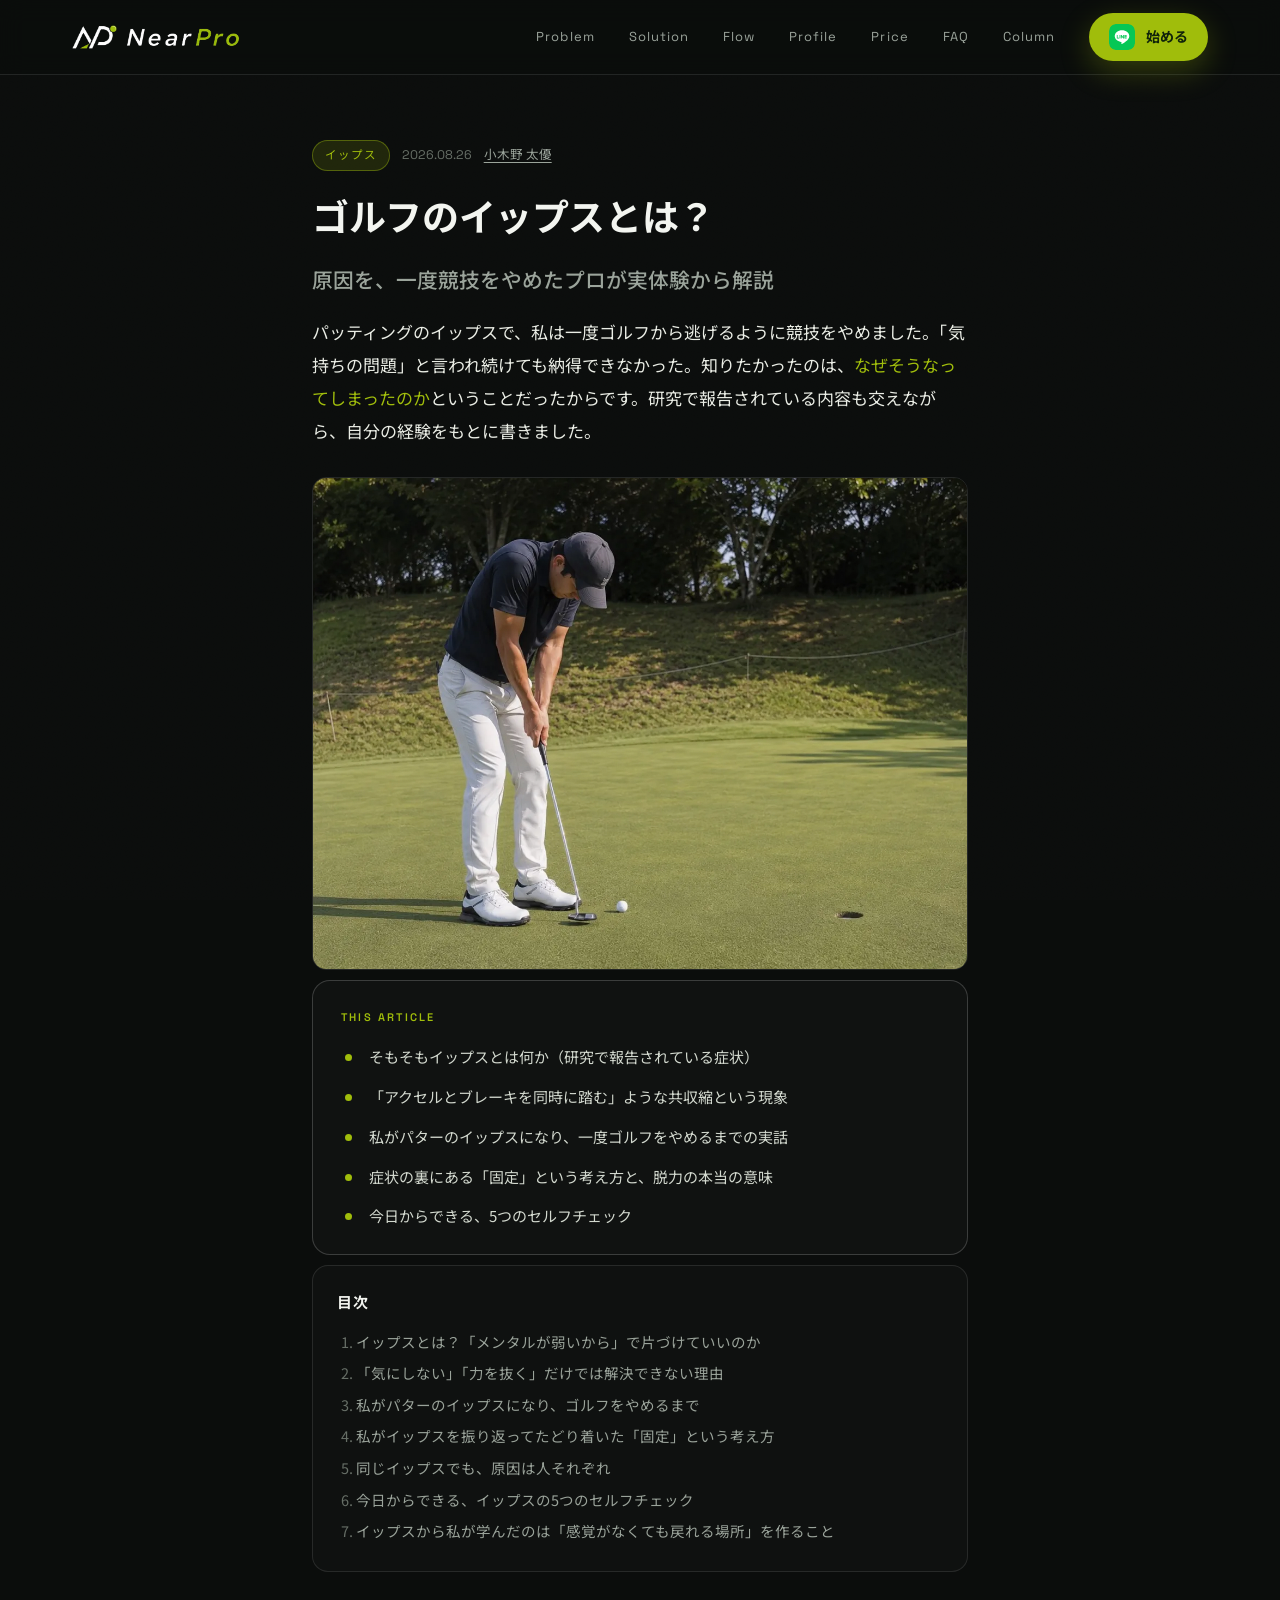
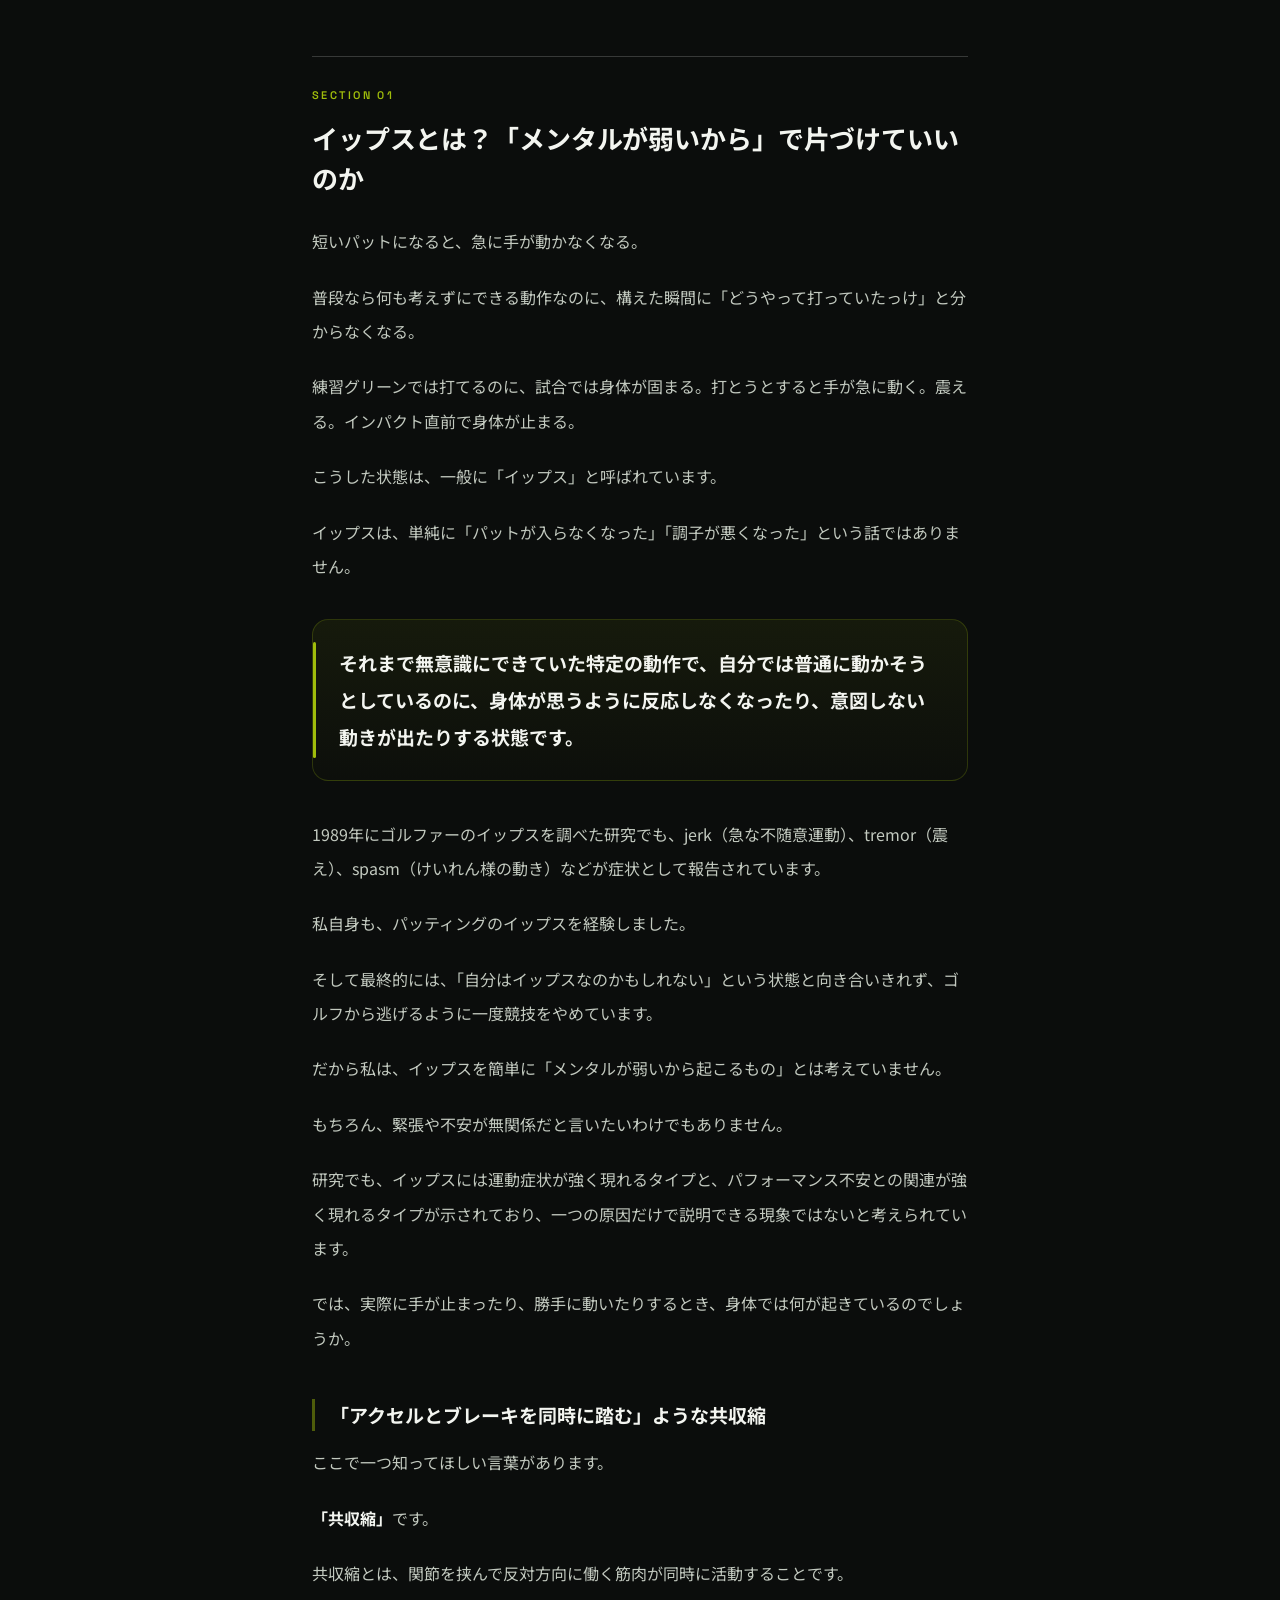
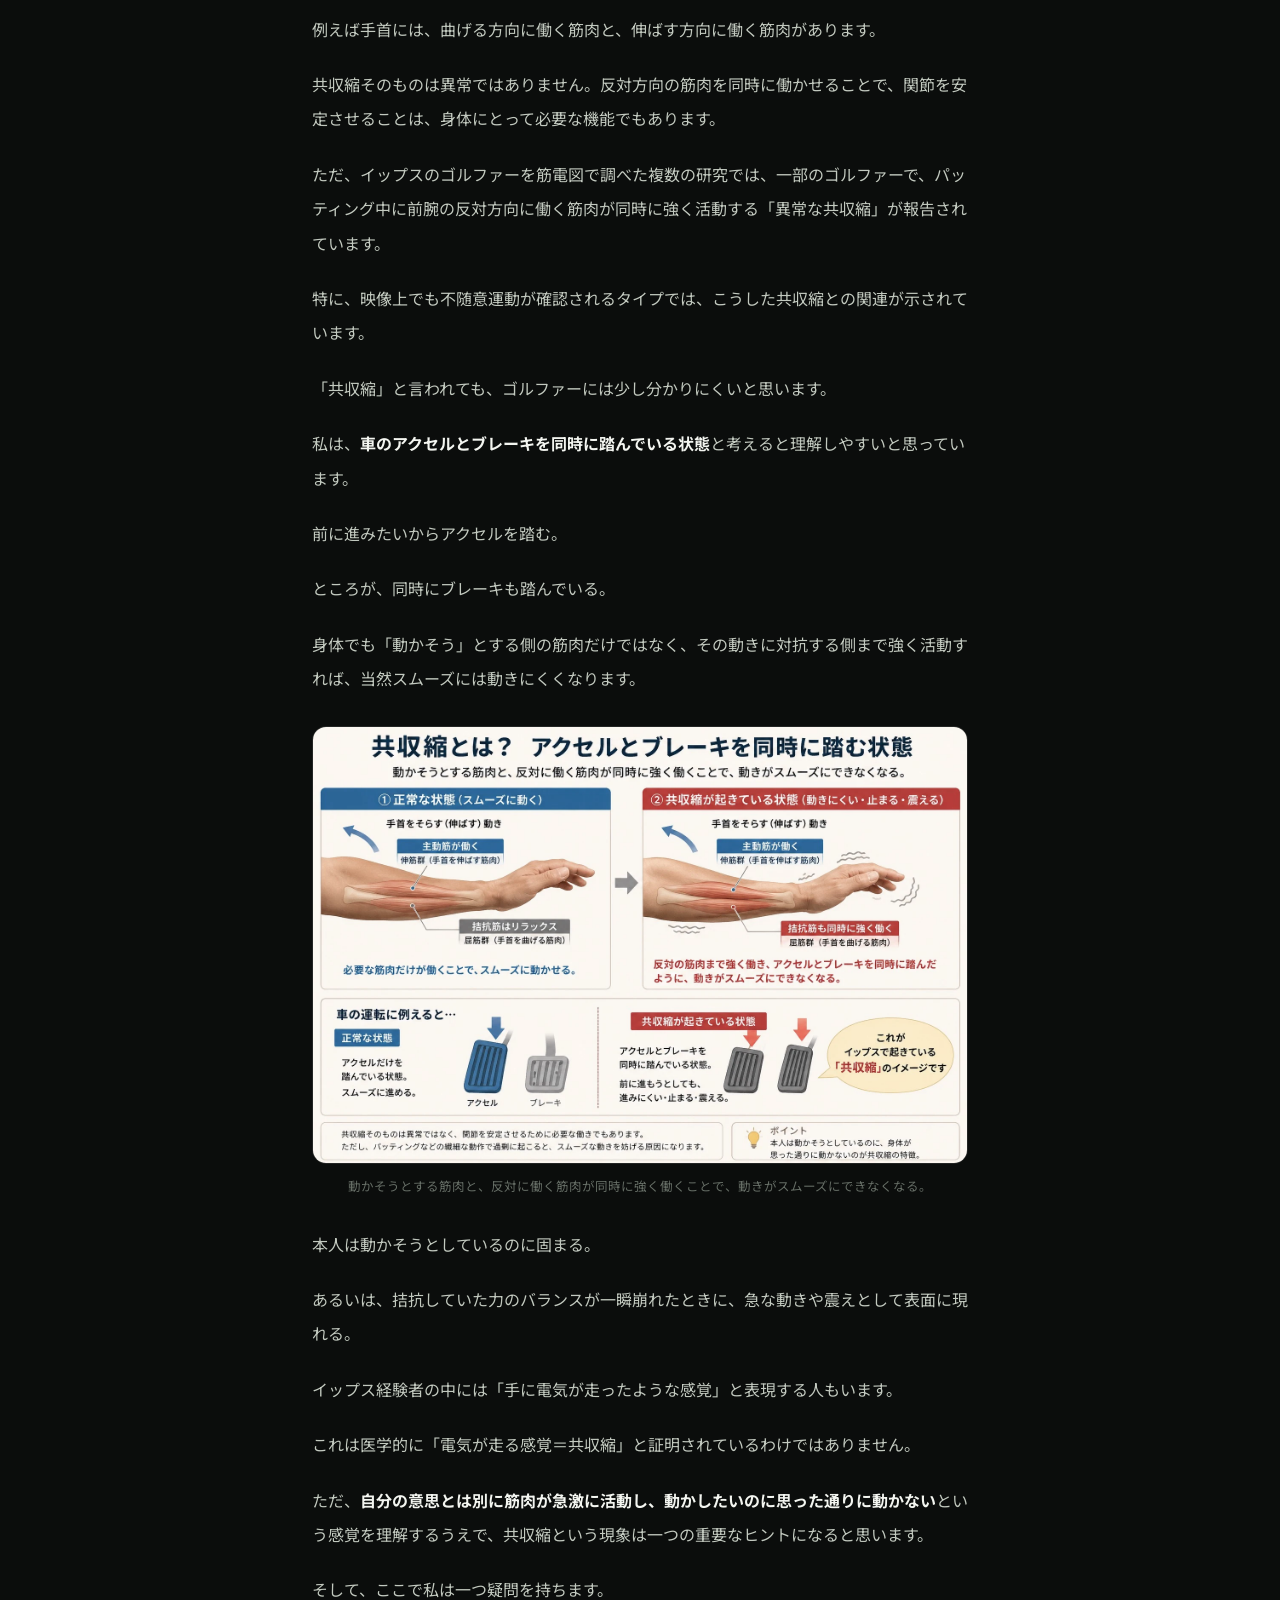
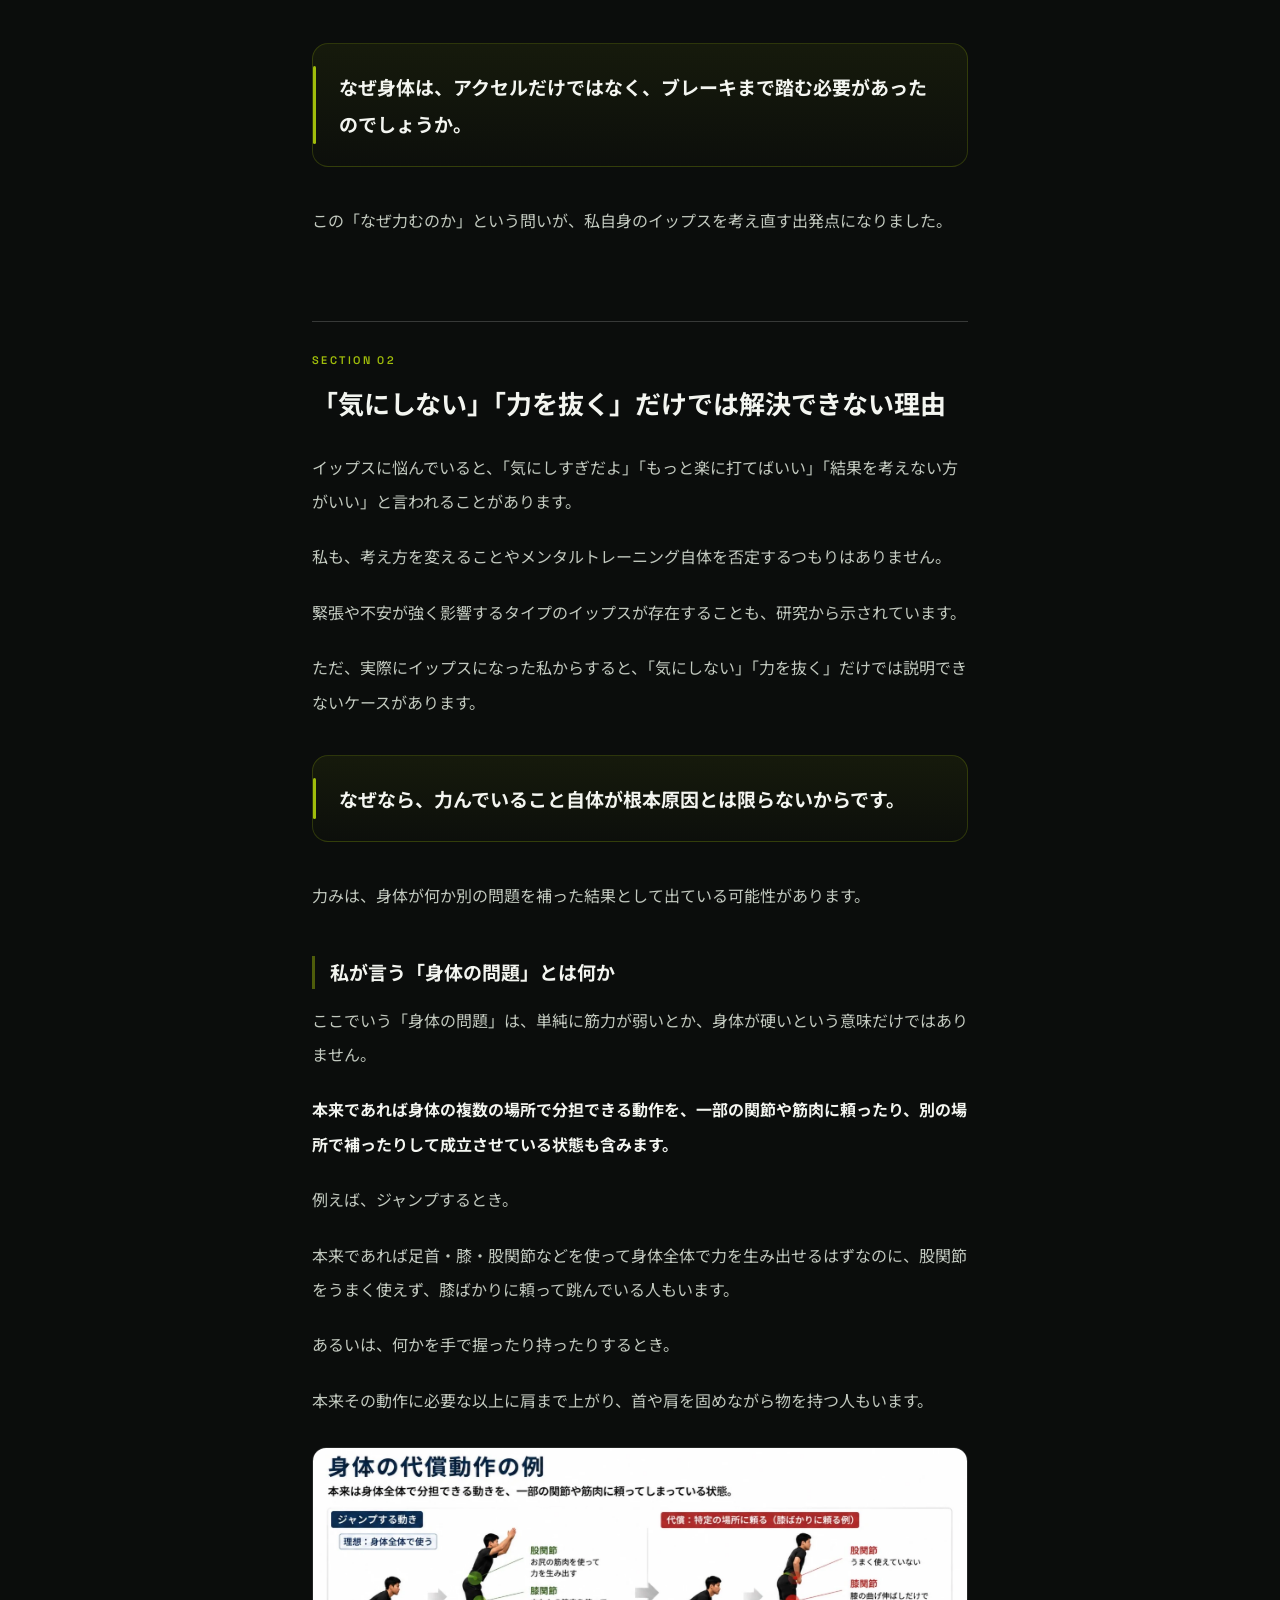
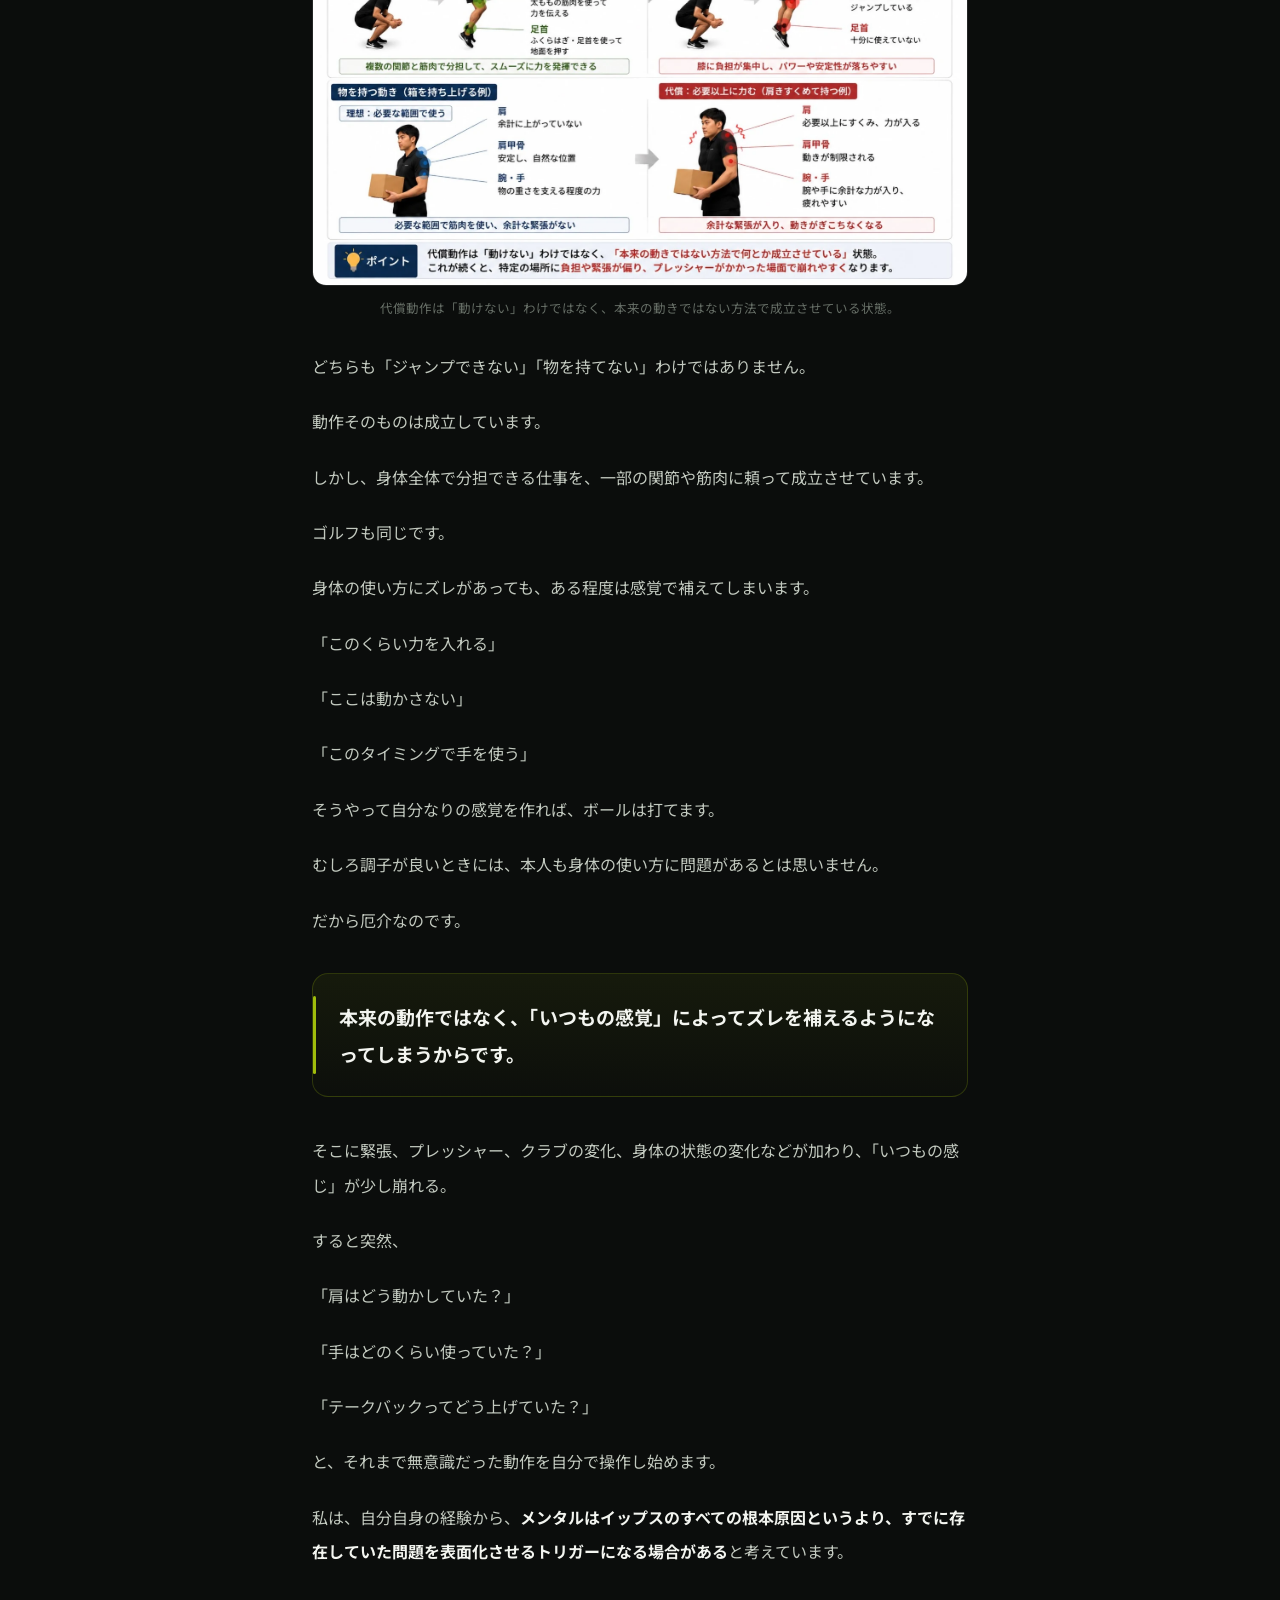
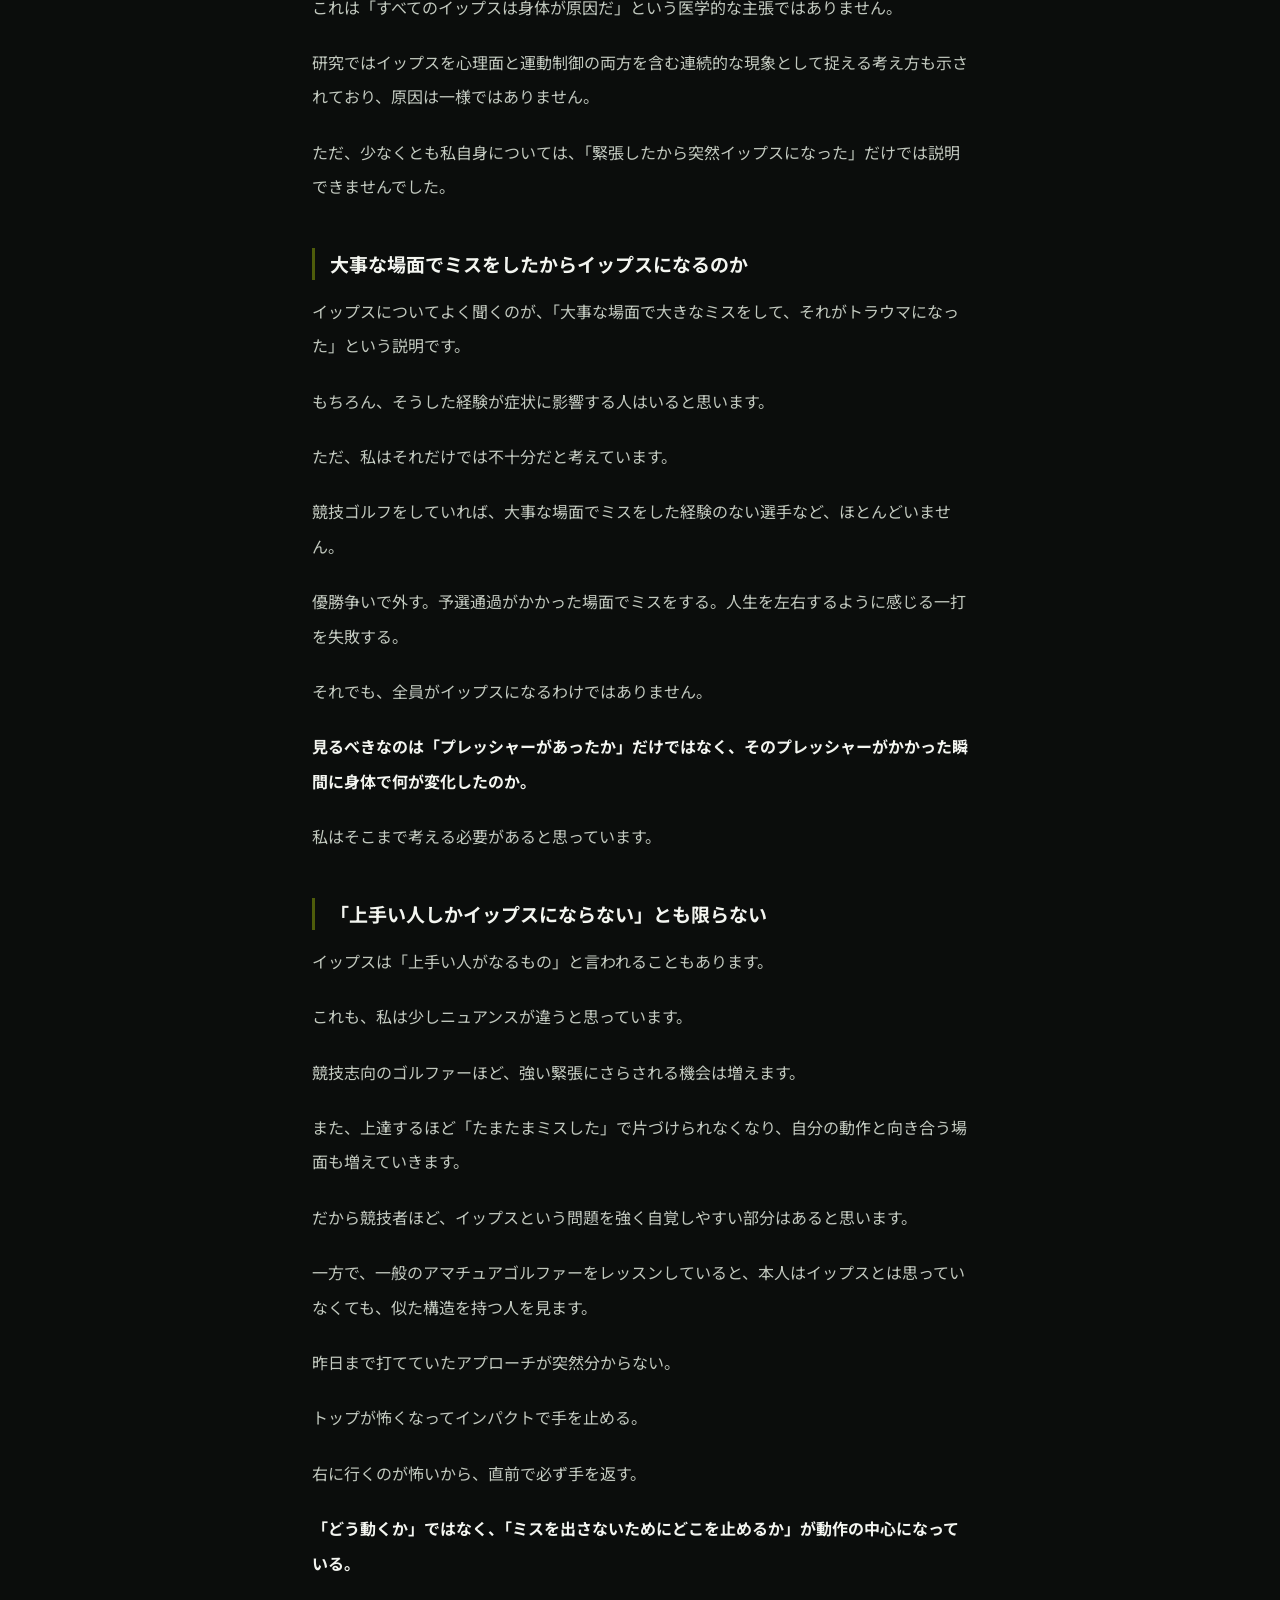
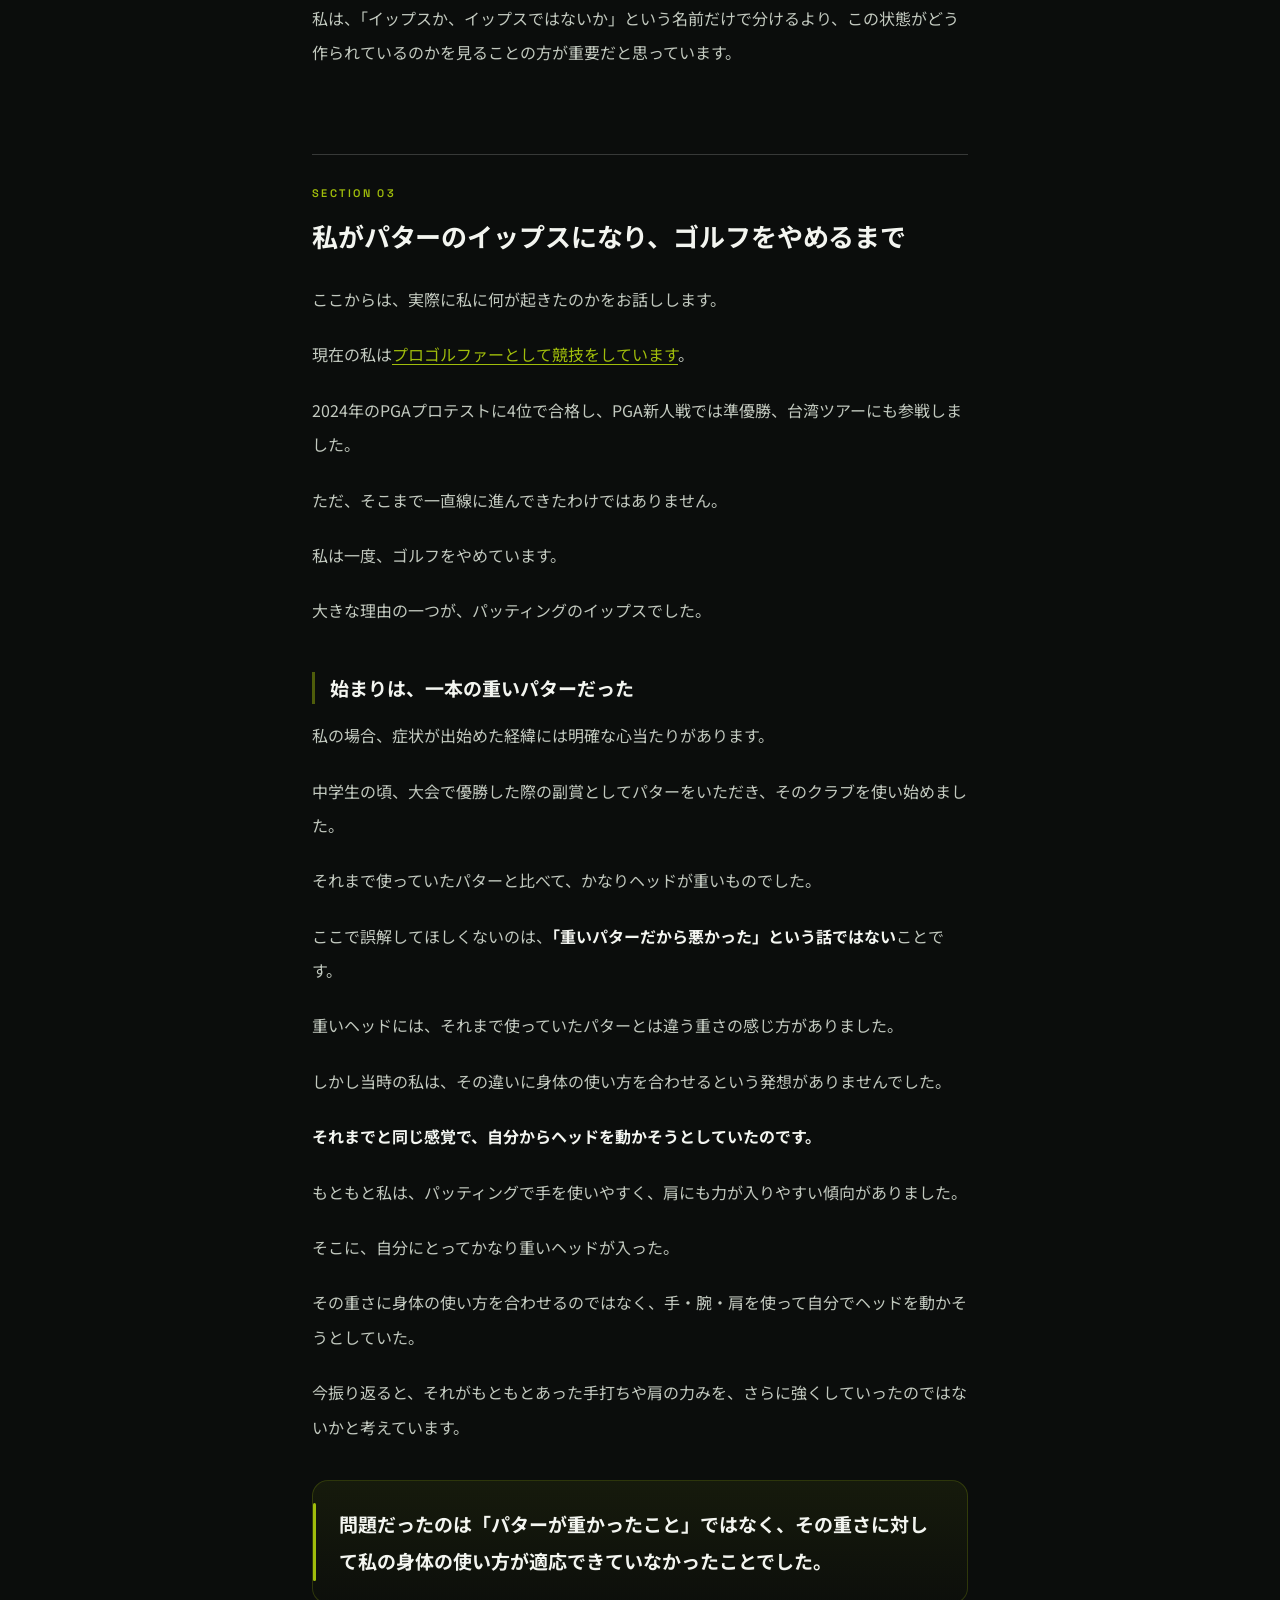
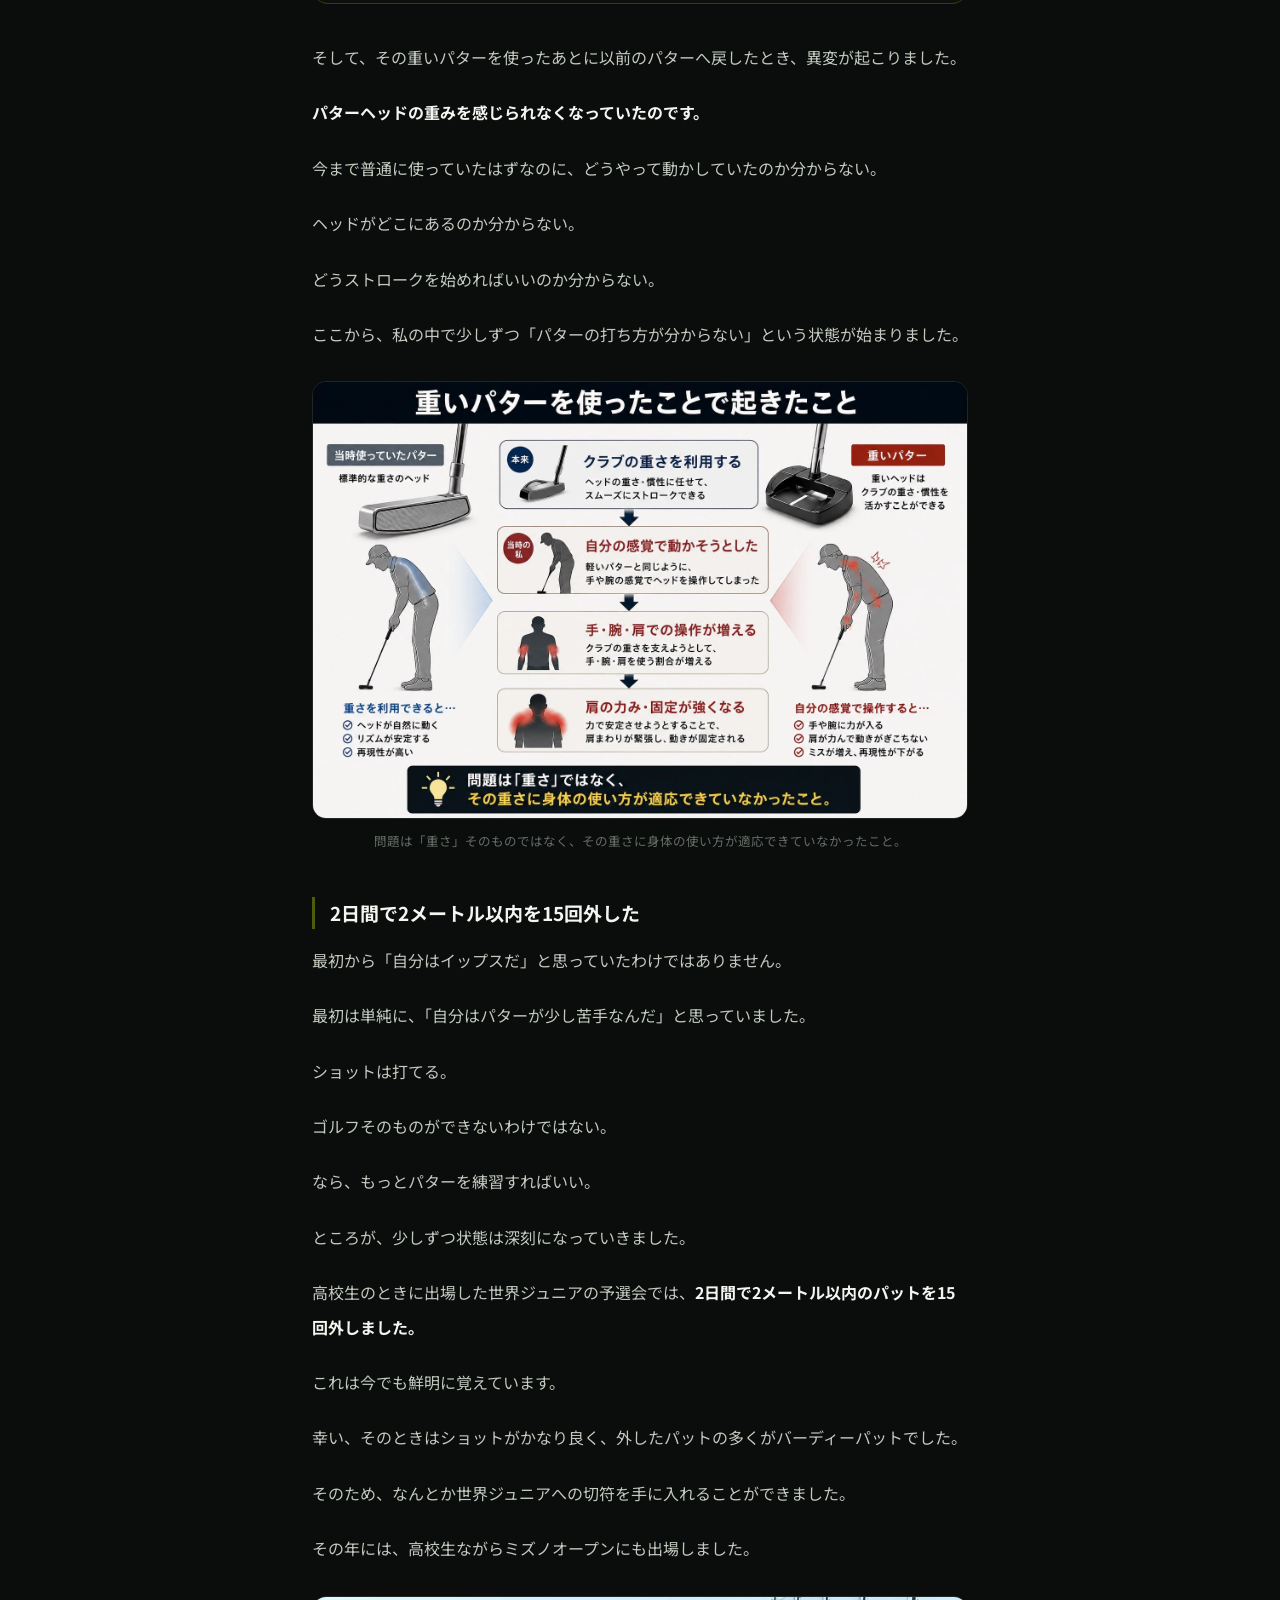
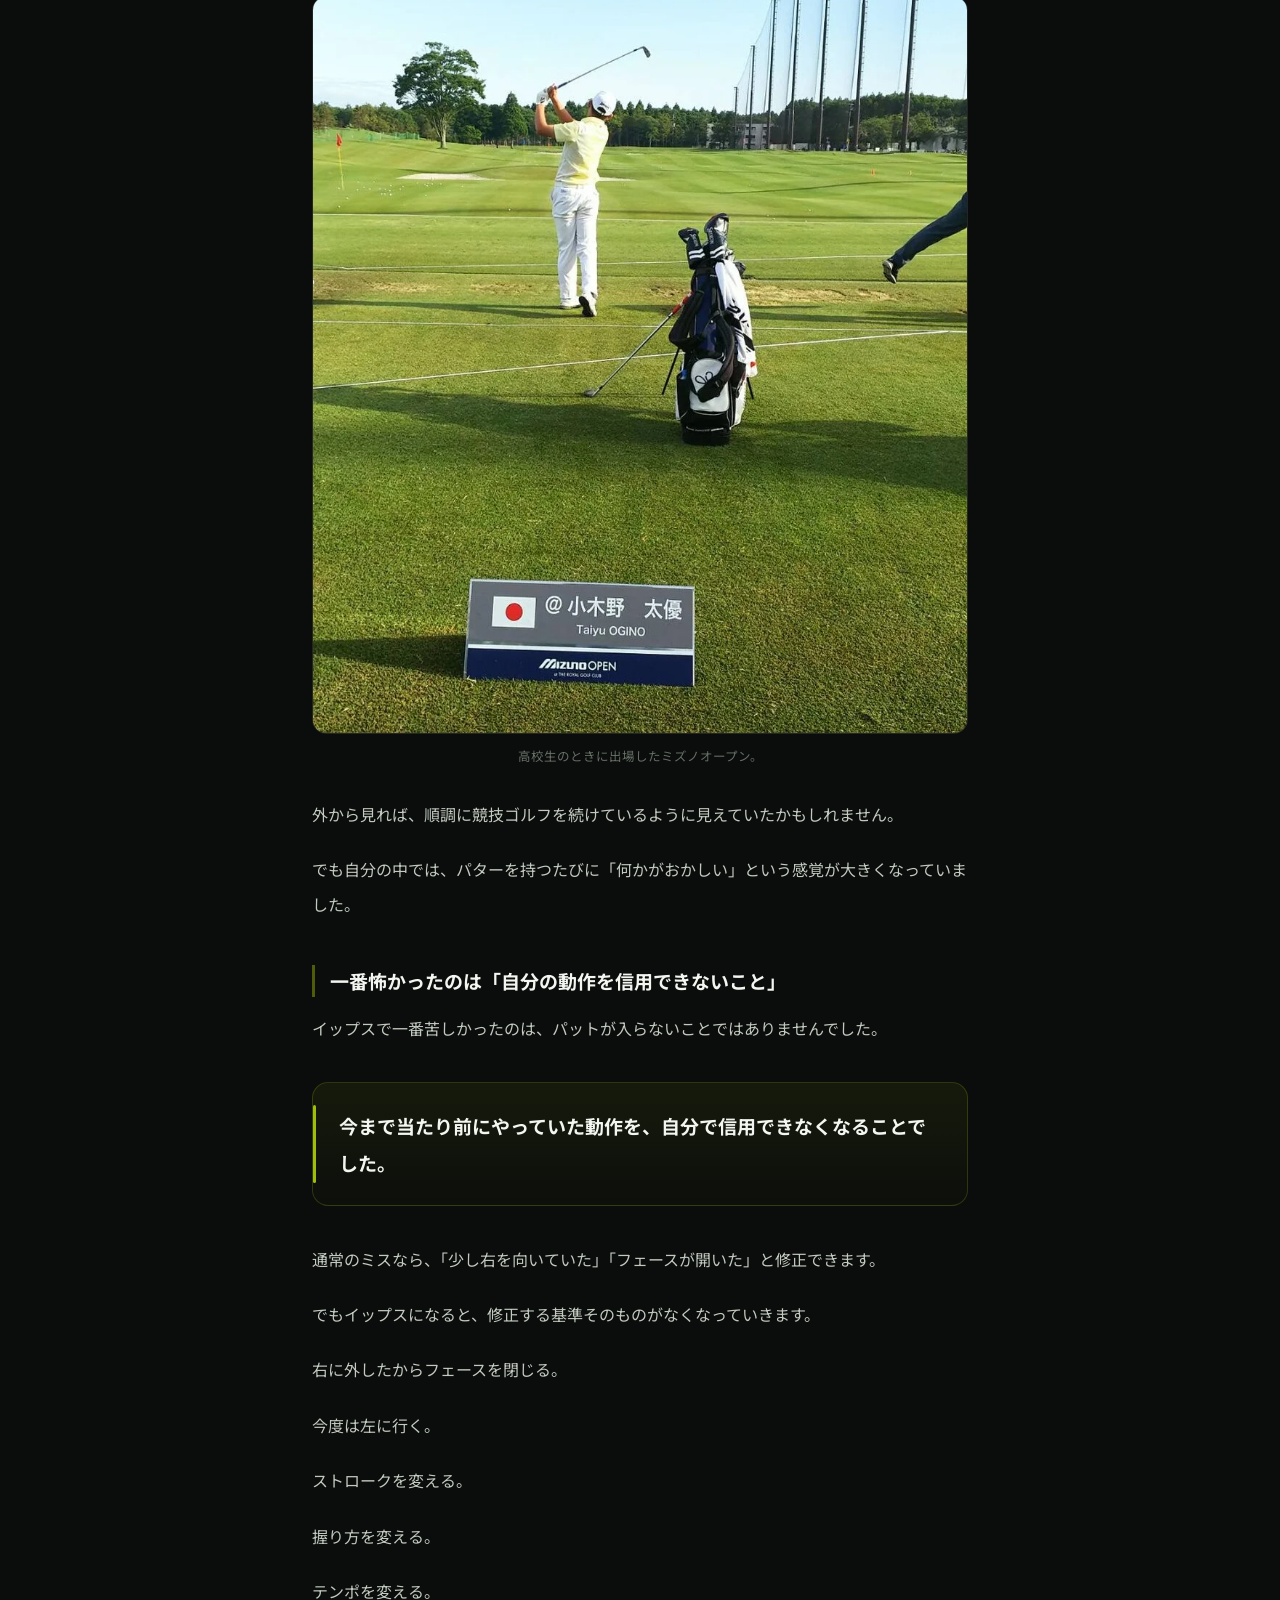
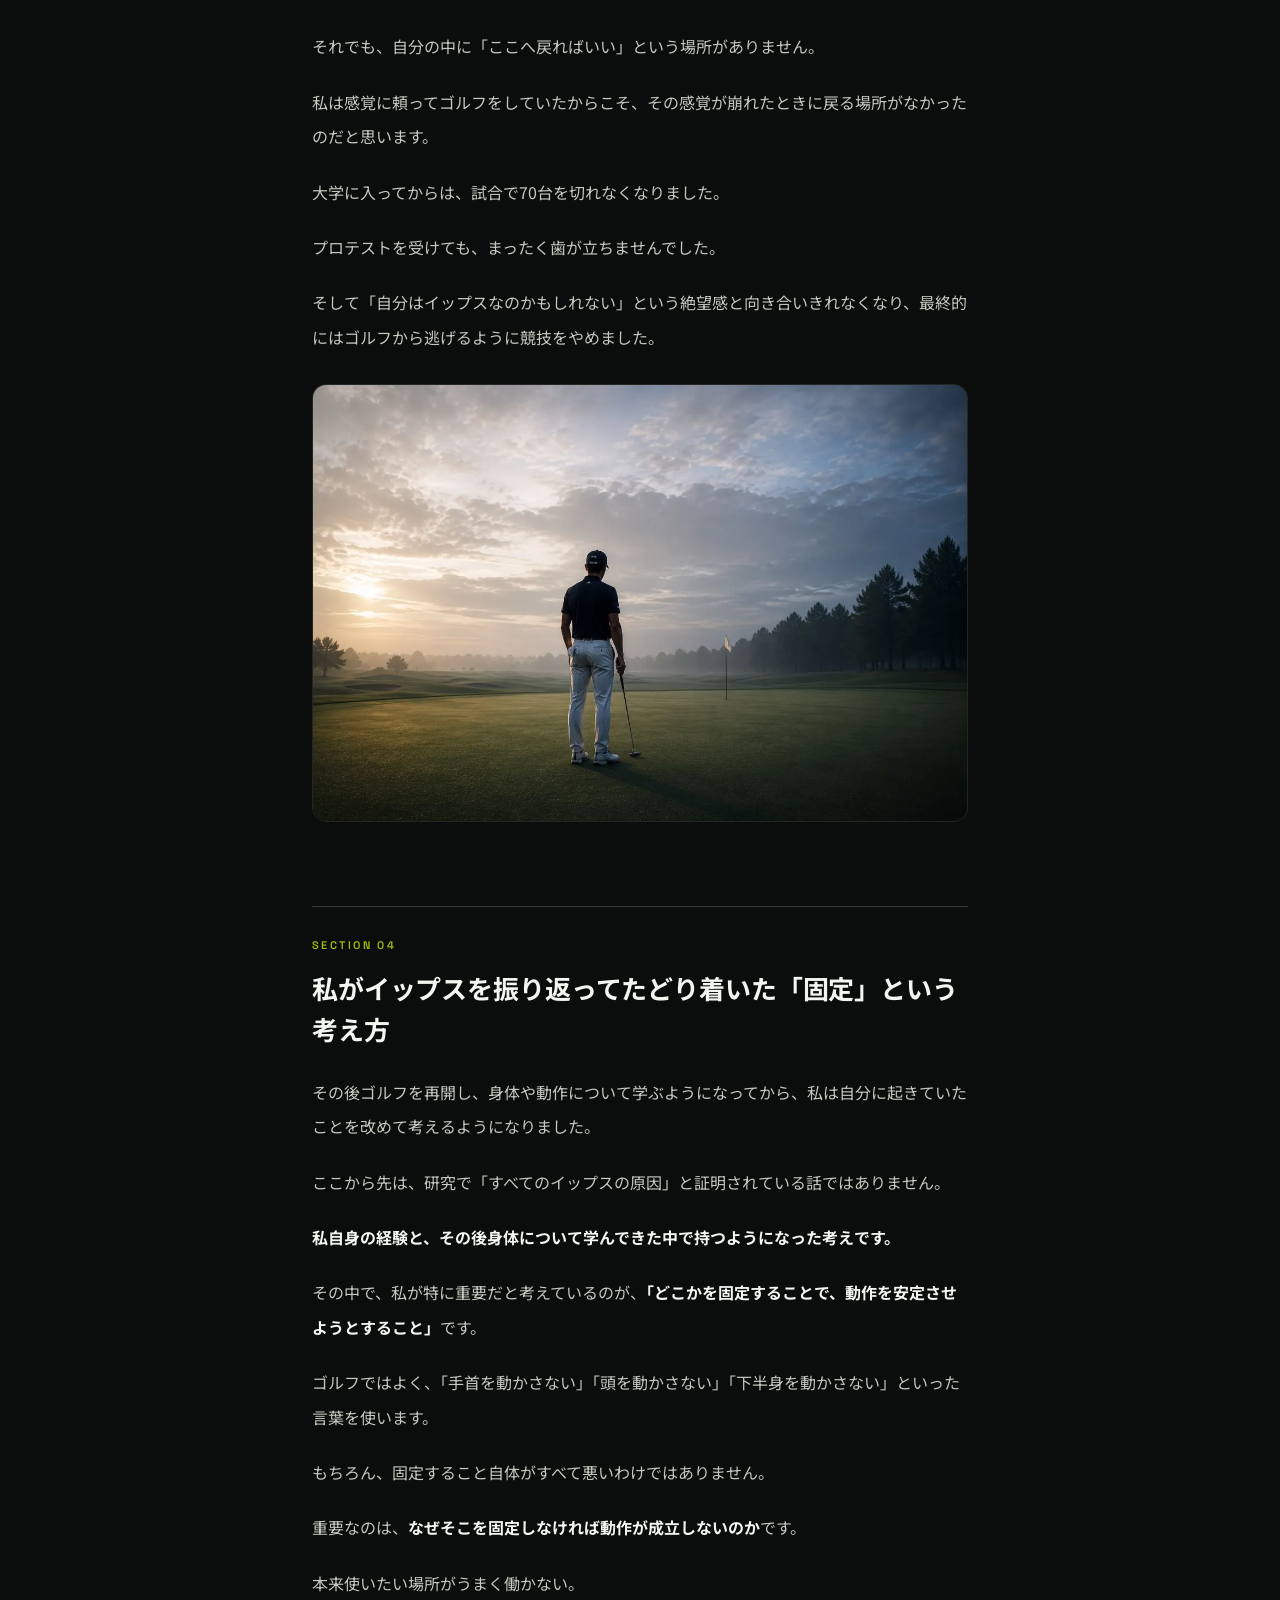
<file: blog/golf-yips.html>
<!DOCTYPE html>
<html lang="ja">
<head>
<meta charset="UTF-8" />
<meta name="viewport" content="width=device-width, initial-scale=1.0" />
<title>ゴルフのイップスとは？原因をプロの実体験から解説｜NearPro</title>
<meta name="description" content="ゴルフのイップスとは何か。自身もイップスを経験したプロゴルファー小木野太優が、共収縮の研究と実体験から、メンタル・力み・身体の使い方との関係を解説します。" />
<link rel="canonical" href="https://nearpro.pages.dev/blog/golf-yips" />
<meta property="og:title" content="ゴルフのイップスとは？原因をプロの実体験から解説" />
<meta property="og:description" content="ゴルフのイップスとは何か。自身もイップスを経験したプロゴルファー小木野太優が、共収縮の研究と実体験から、メンタル・力み・身体の使い方との関係を解説します。" />
<meta property="og:type" content="article" />
<meta property="og:site_name" content="NearPro" />
<meta property="og:locale" content="ja_JP" />
<meta property="og:url" content="https://nearpro.pages.dev/blog/golf-yips" />
<meta property="og:image" content="https://nearpro.pages.dev/og-blog-golf-yips.jpg" />
<meta property="og:image:width" content="1200" />
<meta property="og:image:height" content="630" />
<meta name="twitter:card" content="summary_large_image" />
<meta name="twitter:image" content="https://nearpro.pages.dev/og-blog-golf-yips.jpg" />
<script type="application/ld+json">
{
  "@context": "https://schema.org",
  "@graph": [
    {
      "@type": "BlogPosting",
      "@id": "https://nearpro.pages.dev/blog/golf-yips#article",
      "headline": "ゴルフのイップスとは？原因をプロの実体験から解説",
      "description": "ゴルフのイップスとは何か。自身もイップスを経験したプロゴルファー小木野太優が、共収縮の研究と実体験から、メンタル・力み・身体の使い方との関係を解説します。",
      "image": [
        "https://nearpro.pages.dev/og-blog-golf-yips.jpg"
      ],
      "datePublished": "2026-08-26",
      "dateModified": "2026-09-02",
      "inLanguage": "ja",
      "articleSection": "イップス",
      "wordCount": 10191,
      "keywords": [
        "ゴルフ イップス",
        "イップス 原因",
        "共収縮",
        "パッティング",
        "ゴルフ 力み"
      ],
      "author": {
        "@id": "https://nearpro.pages.dev/profile#taiyu-ogino"
      },
      "publisher": {
        "@id": "https://nearpro.pages.dev/#organization"
      },
      "isPartOf": {
        "@id": "https://nearpro.pages.dev/blog#blog"
      },
      "mainEntityOfPage": {
        "@type": "WebPage",
        "@id": "https://nearpro.pages.dev/blog/golf-yips"
      },
      "citation": [
        "McDaniel KD, Cummings JL, Shain S. The \"yips\": a focal dystonia of golfers. Neurology. 1989;39(2 Pt 1):192-195.",
        "Smith AM, Malo SA, Laskowski ER, et al. A multidisciplinary study of the 'yips' phenomenon in golf. Sports Med. 2000;30(6):423-437.",
        "Smith AM, Adler CH, Crews D, et al. The 'yips' in golf: a continuum between a focal dystonia and choking. Sports Med. 2003;33(1):13-31.",
        "Adler CH, Crews D, Hentz JG, Smith AM, Caviness JN. Abnormal co-contraction in yips-affected but not unaffected golfers. Neurology. 2005;64(10):1813-1814.",
        "Adler CH, Crews D, Kahol K, et al. Are the yips a task-specific dystonia or \"golfer's cramp\"? Mov Disord. 2011;26(11):1993-1996.",
        "Adler CH, Temkit M, Crews D, et al. The Yips: Methods to Identify Golfers with a Dystonic Etiology/Golfer's Cramp. Med Sci Sports Exerc. 2018;50(11):2226-2230."
      ]
    },
    {
      "@type": "Person",
      "@id": "https://nearpro.pages.dev/profile#taiyu-ogino",
      "name": "小木野 太優",
      "alternateName": "Taiyu Ogino",
      "jobTitle": "プロゴルファー",
      "url": "https://nearpro.pages.dev/profile",
      "description": "2024年PGAプロテスト4位合格。PGA新人戦準優勝、台湾ツアー参戦。自身もパッティングのイップスを経験し、一度競技から離れた経験を持つ。",
      "worksFor": {
        "@id": "https://nearpro.pages.dev/#organization"
      }
    },
    {
      "@type": "Organization",
      "@id": "https://nearpro.pages.dev/#organization",
      "name": "NearPro",
      "url": "https://nearpro.pages.dev/",
      "logo": "https://nearpro.pages.dev/assets/logo/logo-lockup.png"
    },
    {
      "@type": "BreadcrumbList",
      "itemListElement": [
        {
          "@type": "ListItem",
          "position": 1,
          "name": "ホーム",
          "item": "https://nearpro.pages.dev/"
        },
        {
          "@type": "ListItem",
          "position": 2,
          "name": "コラム",
          "item": "https://nearpro.pages.dev/blog/"
        },
        {
          "@type": "ListItem",
          "position": 3,
          "name": "ゴルフのイップスとは？原因をプロの実体験から解説"
        }
      ]
    }
  ]
}
</script>
<meta name="theme-color" content="#0b0d0c" />
<link rel="preconnect" href="https://fonts.googleapis.com" />
<link rel="preconnect" href="https://fonts.gstatic.com" crossorigin />
<link href="https://fonts.googleapis.com/css2?family=Manrope:wght@600;700;800&family=Shippori+Mincho:wght@500;600;700;800&family=Noto+Sans+JP:wght@400;500;700&family=Space+Grotesk:wght@400;500;600;700&display=swap" rel="stylesheet" />
<link rel="icon" href="/favicon.ico" sizes="any" />
<link rel="icon" href="/favicon.svg" type="image/svg+xml" />
<link rel="apple-touch-icon" href="/apple-touch-icon.png" />
<link rel="stylesheet" href="/styles.css" />
</head>
<body>

<header class="site" id="site-header">
  <div class="wrap">
    <a class="brand" href="/#top"><img class="brand-mark" src="/assets/logo/logo-mark.png" alt="" width="595" height="317" /><img class="brand-word" src="/assets/logo/logo-wordmark.png" alt="" width="807" height="135" /><span class="sr-only">NearPro</span></a>
    <nav class="nav">
      <a class="link" href="/#problem">Problem</a>
      <a class="link" href="/#solution">Solution</a>
      <a class="link" href="/#flow">Flow</a>
      <a class="link" href="/#profile">Profile</a>
      <a class="link" href="/#price">Price</a>
      <a class="link" href="/faq">FAQ</a>
      <a class="link" href="/blog/">Column</a>
      <a class="btn primary" href="https://lin.ee/vwxO3Qq" target="_blank" rel="noopener"><span class="ico" aria-label="LINE"><svg viewBox="0 0 48 48" aria-hidden="true"><rect width="48" height="48" rx="12" fill="#06C755"/><path fill="#fff" d="M24 11.5c-7.4 0-13.4 4.87-13.4 10.86 0 5.37 4.76 9.86 11.19 10.71.44.1 1.03.29 1.18.67.13.34.09.87.04 1.21l-.19 1.15c-.06.34-.27 1.33 1.17.72 1.44-.6 7.75-4.56 10.58-7.82h-.01c1.95-2.14 2.89-4.32 2.89-6.73 0-5.99-6.05-10.86-13.45-10.86z"/><g fill="#06C755"><path d="M20.7 20.2h-.94a.26.26 0 0 0-.26.26v5.85c0 .14.12.26.26.26h.94c.15 0 .26-.12.26-.26v-5.85a.26.26 0 0 0-.26-.26zM27.2 20.2h-.94a.26.26 0 0 0-.26.26v3.47l-2.68-3.62-.02-.02v-.01h-1.06a.26.26 0 0 0-.26.26v5.85c0 .14.12.26.26.26h.94c.15 0 .26-.12.26-.26v-3.47l2.69 3.63c.02.03.04.05.06.06l.02.01h1.05c.14 0 .26-.12.26-.26v-5.85a.26.26 0 0 0-.26-.26zM18.44 25.2h-2.56v-4.74a.26.26 0 0 0-.26-.26h-.94a.26.26 0 0 0-.26.26v5.85c0 .07.03.13.07.18.05.04.11.07.18.07h3.77c.14 0 .26-.12.26-.26v-.94a.26.26 0 0 0-.26-.26zM32.5 21.66c.14 0 .26-.12.26-.26v-.94a.26.26 0 0 0-.26-.26h-3.77a.25.25 0 0 0-.18.07.26.26 0 0 0-.07.18v5.85c0 .07.03.13.07.18.05.04.11.07.18.07h3.77c.14 0 .26-.12.26-.26v-.94a.26.26 0 0 0-.26-.26h-2.56v-.99h2.56c.14 0 .26-.12.26-.26v-.94a.26.26 0 0 0-.26-.26h-2.56v-.99h2.56z"/></g></svg></span>始める</a>
    </nav>
    <button class="navtoggle" id="nav-toggle" type="button" aria-label="メニューを開く" aria-expanded="false" aria-controls="mobile-menu"><span></span><span></span><span></span></button>
  </div>
</header>

<div class="menu-panel" id="mobile-menu">
  <nav>
      <a href="/#problem">Problem<span class="jp">課題</span></a>
      <a href="/#solution">Solution<span class="jp">解決策</span></a>
      <a href="/#flow">Flow<span class="jp">利用の流れ</span></a>
      <a href="/#profile">Profile<span class="jp">プロフィール</span></a>
      <a href="/#price">Price<span class="jp">料金</span></a>
      <a href="/faq">FAQ<span class="jp">よくあるご質問</span></a>
      <a href="/blog/">Column<span class="jp">コラム</span></a>
  </nav>
  <a class="btn primary big" href="https://lin.ee/vwxO3Qq" target="_blank" rel="noopener"><span class="ico" aria-label="LINE"><svg viewBox="0 0 48 48" aria-hidden="true"><rect width="48" height="48" rx="12" fill="#06C755"/><path fill="#fff" d="M24 11.5c-7.4 0-13.4 4.87-13.4 10.86 0 5.37 4.76 9.86 11.19 10.71.44.1 1.03.29 1.18.67.13.34.09.87.04 1.21l-.19 1.15c-.06.34-.27 1.33 1.17.72 1.44-.6 7.75-4.56 10.58-7.82h-.01c1.95-2.14 2.89-4.32 2.89-6.73 0-5.99-6.05-10.86-13.45-10.86z"/><g fill="#06C755"><path d="M20.7 20.2h-.94a.26.26 0 0 0-.26.26v5.85c0 .14.12.26.26.26h.94c.15 0 .26-.12.26-.26v-5.85a.26.26 0 0 0-.26-.26zM27.2 20.2h-.94a.26.26 0 0 0-.26.26v3.47l-2.68-3.62-.02-.02v-.01h-1.06a.26.26 0 0 0-.26.26v5.85c0 .14.12.26.26.26h.94c.15 0 .26-.12.26-.26v-3.47l2.69 3.63c.02.03.04.05.06.06l.02.01h1.05c.14 0 .26-.12.26-.26v-5.85a.26.26 0 0 0-.26-.26zM18.44 25.2h-2.56v-4.74a.26.26 0 0 0-.26-.26h-.94a.26.26 0 0 0-.26.26v5.85c0 .07.03.13.07.18.05.04.11.07.18.07h3.77c.14 0 .26-.12.26-.26v-.94a.26.26 0 0 0-.26-.26zM32.5 21.66c.14 0 .26-.12.26-.26v-.94a.26.26 0 0 0-.26-.26h-3.77a.25.25 0 0 0-.18.07.26.26 0 0 0-.07.18v5.85c0 .07.03.13.07.18.05.04.11.07.18.07h3.77c.14 0 .26-.12.26-.26v-.94a.26.26 0 0 0-.26-.26h-2.56v-.99h2.56c.14 0 .26-.12.26-.26v-.94a.26.26 0 0 0-.26-.26h-2.56v-.99h2.56z"/></g></svg></span>始める</a>
</div>


<article>
  <header class="article-head">
    <div class="wrap">
      <div class="post-meta">
        <span class="post-cat">イップス</span>
        <span class="post-date">2026.08.26</span>
        <a class="post-author" href="/profile" rel="author">小木野 太優</a>
      </div>
      <h1>ゴルフのイップスとは？<span class="sub">原因を、一度競技をやめたプロが実体験から解説</span></h1>
      <p class="article-lead">パッティングのイップスで、私は一度ゴルフから逃げるように競技をやめました。「気持ちの問題」と言われ続けても納得できなかった。知りたかったのは、<em>なぜそうなってしまったのか</em>ということだったからです。研究で報告されている内容も交えながら、自分の経験をもとに書きました。</p>
      <figure class="article-figure">
        <picture>
          <source srcset="/assets/img/yips-putting.webp" type="image/webp" />
          <img src="/assets/img/yips-putting.jpg" alt="パッティングでイップスに悩むゴルファー" width="1200" height="900" />
        </picture>
      </figure>
    </div>
  </header>

  <div class="article-body">
    <div class="wrap">

      <div class="keypoints">
        <span class="ttl">THIS ARTICLE</span>
        <ul>
          <li>そもそもイップスとは何か（研究で報告されている症状）</li>
          <li>「アクセルとブレーキを同時に踏む」ような共収縮という現象</li>
          <li>私がパターのイップスになり、一度ゴルフをやめるまでの実話</li>
          <li>症状の裏にある「固定」という考え方と、脱力の本当の意味</li>
          <li>今日からできる、5つのセルフチェック</li>
        </ul>
      </div>

      <nav class="toc" aria-label="目次">
        <span class="toc-ttl">目次</span>
        <ol>
          <li><a href="#s1">イップスとは？「メンタルが弱いから」で片づけていいのか</a></li>
          <li><a href="#s2">「気にしない」「力を抜く」だけでは解決できない理由</a></li>
          <li><a href="#s3">私がパターのイップスになり、ゴルフをやめるまで</a></li>
          <li><a href="#s4">私がイップスを振り返ってたどり着いた「固定」という考え方</a></li>
          <li><a href="#s5">同じイップスでも、原因は人それぞれ</a></li>
          <li><a href="#s6">今日からできる、イップスの5つのセルフチェック</a></li>
          <li><a href="#s7">イップスから私が学んだのは「感覚がなくても戻れる場所」を作ること</a></li>
        </ol>
      </nav>

      <h2 id="s1">イップスとは？「メンタルが弱いから」で片づけていいのか</h2>

      <p>短いパットになると、急に手が動かなくなる。</p>

      <p>普段なら何も考えずにできる動作なのに、構えた瞬間に「どうやって打っていたっけ」と分からなくなる。</p>

      <p>練習グリーンでは打てるのに、試合では身体が固まる。打とうとすると手が急に動く。震える。インパクト直前で身体が止まる。</p>

      <p>こうした状態は、一般に「イップス」と呼ばれています。</p>

      <p>イップスは、単純に「パットが入らなくなった」「調子が悪くなった」という話ではありません。</p>

      <p class="lead-line">それまで無意識にできていた特定の動作で、自分では普通に動かそうとしているのに、身体が思うように反応しなくなったり、意図しない動きが出たりする状態です。</p>

      <p>1989年にゴルファーのイップスを調べた研究でも、jerk（急な不随意運動）、tremor（震え）、spasm（けいれん様の動き）などが症状として報告されています。</p>

      <p>私自身も、パッティングのイップスを経験しました。</p>

      <p>そして最終的には、「自分はイップスなのかもしれない」という状態と向き合いきれず、ゴルフから逃げるように一度競技をやめています。</p>

      <p>だから私は、イップスを簡単に「メンタルが弱いから起こるもの」とは考えていません。</p>

      <p>もちろん、緊張や不安が無関係だと言いたいわけでもありません。</p>

      <p>研究でも、イップスには運動症状が強く現れるタイプと、パフォーマンス不安との関連が強く現れるタイプが示されており、一つの原因だけで説明できる現象ではないと考えられています。</p>

      <p>では、実際に手が止まったり、勝手に動いたりするとき、身体では何が起きているのでしょうか。</p>

      <h3>「アクセルとブレーキを同時に踏む」ような共収縮</h3>

      <p>ここで一つ知ってほしい言葉があります。</p>

      <p><strong>「共収縮」</strong>です。</p>

      <p>共収縮とは、関節を挟んで反対方向に働く筋肉が同時に活動することです。</p>

      <p>例えば手首には、曲げる方向に働く筋肉と、伸ばす方向に働く筋肉があります。</p>

      <p>共収縮そのものは異常ではありません。反対方向の筋肉を同時に働かせることで、関節を安定させることは、身体にとって必要な機能でもあります。</p>

      <p>ただ、イップスのゴルファーを筋電図で調べた複数の研究では、一部のゴルファーで、パッティング中に前腕の反対方向に働く筋肉が同時に強く活動する「異常な共収縮」が報告されています。</p>

      <p>特に、映像上でも不随意運動が確認されるタイプでは、こうした共収縮との関連が示されています。</p>

      <p>「共収縮」と言われても、ゴルファーには少し分かりにくいと思います。</p>

      <p>私は、<strong>車のアクセルとブレーキを同時に踏んでいる状態</strong>と考えると理解しやすいと思っています。</p>

      <p>前に進みたいからアクセルを踏む。</p>

      <p>ところが、同時にブレーキも踏んでいる。</p>

      <p>身体でも「動かそう」とする側の筋肉だけではなく、その動きに対抗する側まで強く活動すれば、当然スムーズには動きにくくなります。</p>

      <figure>
        <picture>
          <source srcset="/assets/img/yips-cocontraction.webp" type="image/webp" />
          <img src="/assets/img/yips-cocontraction.jpg" alt="共収縮とは？アクセルとブレーキを同時に踏む状態を示した図" width="1536" height="1024" loading="lazy" />
        </picture>
        <figcaption>動かそうとする筋肉と、反対に働く筋肉が同時に強く働くことで、動きがスムーズにできなくなる。</figcaption>
      </figure>

      <p>本人は動かそうとしているのに固まる。</p>

      <p>あるいは、拮抗していた力のバランスが一瞬崩れたときに、急な動きや震えとして表面に現れる。</p>

      <p>イップス経験者の中には「手に電気が走ったような感覚」と表現する人もいます。</p>

      <p>これは医学的に「電気が走る感覚＝共収縮」と証明されているわけではありません。</p>

      <p>ただ、<strong>自分の意思とは別に筋肉が急激に活動し、動かしたいのに思った通りに動かない</strong>という感覚を理解するうえで、共収縮という現象は一つの重要なヒントになると思います。</p>

      <p>そして、ここで私は一つ疑問を持ちます。</p>

      <p class="lead-line">なぜ身体は、アクセルだけではなく、ブレーキまで踏む必要があったのでしょうか。</p>

      <p>この「なぜ力むのか」という問いが、私自身のイップスを考え直す出発点になりました。</p>



      <h2 id="s2">「気にしない」「力を抜く」だけでは解決できない理由</h2>

      <p>イップスに悩んでいると、「気にしすぎだよ」「もっと楽に打てばいい」「結果を考えない方がいい」と言われることがあります。</p>

      <p>私も、考え方を変えることやメンタルトレーニング自体を否定するつもりはありません。</p>

      <p>緊張や不安が強く影響するタイプのイップスが存在することも、研究から示されています。</p>

      <p>ただ、実際にイップスになった私からすると、「気にしない」「力を抜く」だけでは説明できないケースがあります。</p>

      <p class="lead-line">なぜなら、力んでいること自体が根本原因とは限らないからです。</p>

      <p>力みは、身体が何か別の問題を補った結果として出ている可能性があります。</p>

      <h3>私が言う「身体の問題」とは何か</h3>

      <p>ここでいう「身体の問題」は、単純に筋力が弱いとか、身体が硬いという意味だけではありません。</p>

      <p><strong>本来であれば身体の複数の場所で分担できる動作を、一部の関節や筋肉に頼ったり、別の場所で補ったりして成立させている状態も含みます。</strong></p>

      <p>例えば、ジャンプするとき。</p>

      <p>本来であれば足首・膝・股関節などを使って身体全体で力を生み出せるはずなのに、股関節をうまく使えず、膝ばかりに頼って跳んでいる人もいます。</p>

      <p>あるいは、何かを手で握ったり持ったりするとき。</p>

      <p>本来その動作に必要な以上に肩まで上がり、首や肩を固めながら物を持つ人もいます。</p>

      <figure>
        <picture>
          <source srcset="/assets/img/yips-compensation.webp" type="image/webp" />
          <img src="/assets/img/yips-compensation.jpg" alt="身体の代償動作の例（ジャンプする動きと物を持つ動き）" width="1535" height="1024" loading="lazy" />
        </picture>
        <figcaption>代償動作は「動けない」わけではなく、本来の動きではない方法で成立させている状態。</figcaption>
      </figure>

      <p>どちらも「ジャンプできない」「物を持てない」わけではありません。</p>

      <p>動作そのものは成立しています。</p>

      <p>しかし、身体全体で分担できる仕事を、一部の関節や筋肉に頼って成立させています。</p>

      <p>ゴルフも同じです。</p>

      <p>身体の使い方にズレがあっても、ある程度は感覚で補えてしまいます。</p>

      <p>「このくらい力を入れる」</p>

      <p>「ここは動かさない」</p>

      <p>「このタイミングで手を使う」</p>

      <p>そうやって自分なりの感覚を作れば、ボールは打てます。</p>

      <p>むしろ調子が良いときには、本人も身体の使い方に問題があるとは思いません。</p>

      <p>だから厄介なのです。</p>

      <p class="lead-line">本来の動作ではなく、「いつもの感覚」によってズレを補えるようになってしまうからです。</p>

      <p>そこに緊張、プレッシャー、クラブの変化、身体の状態の変化などが加わり、「いつもの感じ」が少し崩れる。</p>

      <p>すると突然、</p>

      <p>「肩はどう動かしていた？」</p>

      <p>「手はどのくらい使っていた？」</p>

      <p>「テークバックってどう上げていた？」</p>

      <p>と、それまで無意識だった動作を自分で操作し始めます。</p>

      <p>私は、自分自身の経験から、<strong>メンタルはイップスのすべての根本原因というより、すでに存在していた問題を表面化させるトリガーになる場合がある</strong>と考えています。</p>

      <p>これは「すべてのイップスは身体が原因だ」という医学的な主張ではありません。</p>

      <p>研究ではイップスを心理面と運動制御の両方を含む連続的な現象として捉える考え方も示されており、原因は一様ではありません。</p>

      <p>ただ、少なくとも私自身については、「緊張したから突然イップスになった」だけでは説明できませんでした。</p>

      <h3>大事な場面でミスをしたからイップスになるのか</h3>

      <p>イップスについてよく聞くのが、「大事な場面で大きなミスをして、それがトラウマになった」という説明です。</p>

      <p>もちろん、そうした経験が症状に影響する人はいると思います。</p>

      <p>ただ、私はそれだけでは不十分だと考えています。</p>

      <p>競技ゴルフをしていれば、大事な場面でミスをした経験のない選手など、ほとんどいません。</p>

      <p>優勝争いで外す。予選通過がかかった場面でミスをする。人生を左右するように感じる一打を失敗する。</p>

      <p>それでも、全員がイップスになるわけではありません。</p>

      <p><strong>見るべきなのは「プレッシャーがあったか」だけではなく、そのプレッシャーがかかった瞬間に身体で何が変化したのか。</strong></p>

      <p>私はそこまで考える必要があると思っています。</p>

      <h3>「上手い人しかイップスにならない」とも限らない</h3>

      <p>イップスは「上手い人がなるもの」と言われることもあります。</p>

      <p>これも、私は少しニュアンスが違うと思っています。</p>

      <p>競技志向のゴルファーほど、強い緊張にさらされる機会は増えます。</p>

      <p>また、上達するほど「たまたまミスした」で片づけられなくなり、自分の動作と向き合う場面も増えていきます。</p>

      <p>だから競技者ほど、イップスという問題を強く自覚しやすい部分はあると思います。</p>

      <p>一方で、一般のアマチュアゴルファーをレッスンしていると、本人はイップスとは思っていなくても、似た構造を持つ人を見ます。</p>

      <p>昨日まで打てていたアプローチが突然分からない。</p>

      <p>トップが怖くなってインパクトで手を止める。</p>

      <p>右に行くのが怖いから、直前で必ず手を返す。</p>

      <p><strong>「どう動くか」ではなく、「ミスを出さないためにどこを止めるか」が動作の中心になっている。</strong></p>

      <p>私は、「イップスか、イップスではないか」という名前だけで分けるより、この状態がどう作られているのかを見ることの方が重要だと思っています。</p>

      <h2 id="s3">私がパターのイップスになり、ゴルフをやめるまで</h2>

      <p>ここからは、実際に私に何が起きたのかをお話しします。</p>

      <p>現在の私は<a href="/profile">プロゴルファーとして競技をしています</a>。</p>

      <p>2024年のPGAプロテストに4位で合格し、PGA新人戦では準優勝、台湾ツアーにも参戦しました。</p>

      <p>ただ、そこまで一直線に進んできたわけではありません。</p>

      <p>私は一度、ゴルフをやめています。</p>

      <p>大きな理由の一つが、パッティングのイップスでした。</p>

      <h3>始まりは、一本の重いパターだった</h3>

      <p>私の場合、症状が出始めた経緯には明確な心当たりがあります。</p>

      <p>中学生の頃、大会で優勝した際の副賞としてパターをいただき、そのクラブを使い始めました。</p>

      <p>それまで使っていたパターと比べて、かなりヘッドが重いものでした。</p>

      <p>ここで誤解してほしくないのは、<strong>「重いパターだから悪かった」という話ではない</strong>ことです。</p>

      <p>重いヘッドには、それまで使っていたパターとは違う重さの感じ方がありました。</p>

      <p>しかし当時の私は、その違いに身体の使い方を合わせるという発想がありませんでした。</p>

      <p><strong>それまでと同じ感覚で、自分からヘッドを動かそうとしていたのです。</strong></p>

      <p>もともと私は、パッティングで手を使いやすく、肩にも力が入りやすい傾向がありました。</p>

      <p>そこに、自分にとってかなり重いヘッドが入った。</p>

      <p>その重さに身体の使い方を合わせるのではなく、手・腕・肩を使って自分でヘッドを動かそうとしていた。</p>

      <p>今振り返ると、それがもともとあった手打ちや肩の力みを、さらに強くしていったのではないかと考えています。</p>

      <p class="lead-line">問題だったのは「パターが重かったこと」ではなく、その重さに対して私の身体の使い方が適応できていなかったことでした。</p>

      <p>そして、その重いパターを使ったあとに以前のパターへ戻したとき、異変が起こりました。</p>

      <p><strong>パターヘッドの重みを感じられなくなっていたのです。</strong></p>

      <p>今まで普通に使っていたはずなのに、どうやって動かしていたのか分からない。</p>

      <p>ヘッドがどこにあるのか分からない。</p>

      <p>どうストロークを始めればいいのか分からない。</p>

      <p>ここから、私の中で少しずつ「パターの打ち方が分からない」という状態が始まりました。</p>

      <figure>
        <picture>
          <source srcset="/assets/img/yips-putter-weight.webp" type="image/webp" />
          <img src="/assets/img/yips-putter-weight.jpg" alt="重いパターと身体の使い方の違い" width="1536" height="1024" loading="lazy" />
        </picture>
        <figcaption>問題は「重さ」そのものではなく、その重さに身体の使い方が適応できていなかったこと。</figcaption>
      </figure>

      <h3>2日間で2メートル以内を15回外した</h3>

      <p>最初から「自分はイップスだ」と思っていたわけではありません。</p>

      <p>最初は単純に、「自分はパターが少し苦手なんだ」と思っていました。</p>

      <p>ショットは打てる。</p>

      <p>ゴルフそのものができないわけではない。</p>

      <p>なら、もっとパターを練習すればいい。</p>

      <p>ところが、少しずつ状態は深刻になっていきました。</p>

      <p>高校生のときに出場した世界ジュニアの予選会では、<strong>2日間で2メートル以内のパットを15回外しました。</strong></p>

      <p>これは今でも鮮明に覚えています。</p>

      <p>幸い、そのときはショットがかなり良く、外したパットの多くがバーディーパットでした。</p>

      <p>そのため、なんとか世界ジュニアへの切符を手に入れることができました。</p>

      <p>その年には、高校生ながらミズノオープンにも出場しました。</p>

      <figure>
        <picture>
          <source srcset="/assets/img/yips-mizuno-open.webp" type="image/webp" />
          <img src="/assets/img/yips-mizuno-open.jpg" alt="高校生でミズノオープンに出場した当時の小木野太優" width="900" height="1013" loading="lazy" />
        </picture>
        <figcaption>高校生のときに出場したミズノオープン。</figcaption>
      </figure>

      <p>外から見れば、順調に競技ゴルフを続けているように見えていたかもしれません。</p>

      <p>でも自分の中では、パターを持つたびに「何かがおかしい」という感覚が大きくなっていました。</p>

      <h3>一番怖かったのは「自分の動作を信用できないこと」</h3>

      <p>イップスで一番苦しかったのは、パットが入らないことではありませんでした。</p>

      <p class="lead-line">今まで当たり前にやっていた動作を、自分で信用できなくなることでした。</p>

      <p>通常のミスなら、「少し右を向いていた」「フェースが開いた」と修正できます。</p>

      <p>でもイップスになると、修正する基準そのものがなくなっていきます。</p>

      <p>右に外したからフェースを閉じる。</p>

      <p>今度は左に行く。</p>

      <p>ストロークを変える。</p>

      <p>握り方を変える。</p>

      <p>テンポを変える。</p>

      <p>それでも、自分の中に「ここへ戻ればいい」という場所がありません。</p>

      <p>私は感覚に頼ってゴルフをしていたからこそ、その感覚が崩れたときに戻る場所がなかったのだと思います。</p>

      <p>大学に入ってからは、試合で70台を切れなくなりました。</p>

      <p>プロテストを受けても、まったく歯が立ちませんでした。</p>

      <p>そして「自分はイップスなのかもしれない」という絶望感と向き合いきれなくなり、最終的にはゴルフから逃げるように競技をやめました。</p>

      <figure>
        <picture>
          <source srcset="/assets/img/yips-alone-green.webp" type="image/webp" />
          <img src="/assets/img/yips-alone-green.jpg" alt="パッティングのイップスと向き合う競技ゴルファー" width="1200" height="800" loading="lazy" />
        </picture>
      </figure>

      <h2 id="s4">私がイップスを振り返ってたどり着いた「固定」という考え方</h2>

      <p>その後ゴルフを再開し、身体や動作について学ぶようになってから、私は自分に起きていたことを改めて考えるようになりました。</p>

      <p>ここから先は、研究で「すべてのイップスの原因」と証明されている話ではありません。</p>

      <p><strong>私自身の経験と、その後身体について学んできた中で持つようになった考えです。</strong></p>

      <p>その中で、私が特に重要だと考えているのが、<strong>「どこかを固定することで、動作を安定させようとすること」</strong>です。</p>

      <p>ゴルフではよく、「手首を動かさない」「頭を動かさない」「下半身を動かさない」といった言葉を使います。</p>

      <p>もちろん、固定すること自体がすべて悪いわけではありません。</p>

      <p>重要なのは、<strong>なぜそこを固定しなければ動作が成立しないのか</strong>です。</p>

      <p>本来使いたい場所がうまく働かない。</p>

      <p>だから別の場所に力を入れて安定させる。</p>

      <p>その結果、本来動く必要がある部分まで動きにくくなる。</p>

      <p>動きにくいから、さらに力を入れて固定する。</p>

      <p class="lead-line">不安定だから固める → 動きにくくなる → さらに固める。</p>

      <p>私は、この循環がイップスのような症状を強くしていく一つの構造ではないかと考えています。</p>

      <p>冒頭で「アクセルとブレーキを同時に踏む」という話をしました。</p>

      <p>私が知りたいのは、「ブレーキを踏むな」ではありません。</p>

      <p><strong>なぜ身体は、ブレーキを踏まなければ安定できなくなっているのか。</strong></p>

      <p>そこです。</p>

      <h3>私の場合、答えの一つが肩と肩甲骨だった</h3>

      <p>では、私自身はなぜ手や肩に力を入れなければパターを扱えなかったのか。</p>

      <p>身体について学びながら、クラブを持つ位置や力の入り方を一つずつ確認していくと、肩だけを緩めようとするよりも、<strong>クラブの重さを身体のどこで受けているかを変えた方が、肩や腕の力みそのものが変化する</strong>ことに気づきました。</p>

      <p>そこから、私が特に注目するようになったのが肩と肩甲骨でした。</p>

      <p>肩甲骨は、腕の動きを支える土台の一つです。</p>

      <p>私は、肩甲骨周辺から背中側で腕やクラブからかかる負荷を十分に受けられていなかったことで、手・腕・肩を固めてクラブを支える必要があったのではないかと考えています。</p>

      <p>つまり、私にとっては、</p>

      <p><strong>「肩に力が入っている → 肩の力を抜けばいい」</strong></p>

      <p>ではありませんでした。</p>

      <p>肩に力が入っていたのには、理由があったのです。</p>

      <figure>
        <picture>
          <source srcset="/assets/img/yips-scapula-drill.webp" type="image/webp" />
          <img src="/assets/img/yips-scapula-drill.jpg" alt="肩甲骨周辺でクラブの重さを受ける感覚を確認する" width="1536" height="1024" loading="lazy" />
        </picture>
        <figcaption>クラブを身体の前に持ち、肩甲骨周辺で重さを受ける感覚を確認するドリル。</figcaption>
      </figure>

      <h3>脱力とは「力をなくすこと」ではなく「受け皿を変えること」</h3>

      <p>この写真は、私が身体のどこでクラブの重さを受けているのか確認するときに使っている方法の一つです。</p>

      <p>クラブを身体の前に持つと、その重さによって腕は下方向へ引っ張られます。</p>

      <p>その重さを手や肩だけで支えようとすると、肩がすくんだり、腕や手に力が入りやすくなります。</p>

      <p>そこで私が考えているのは、<strong>クラブの重さを肩だけで受けるのではなく、肩甲骨周辺から背中側まで使って受けること</strong>です。</p>

      <p>ここで大切なのは、肩の力を無理やり消すことではありません。</p>

      <p>肩に力を入れなくてもクラブを扱える状態を作ることです。</p>

      <p>私はこれを、<strong>「力の受け皿を変える」</strong>と表現しています。</p>

      <p>脱力とは、力をゼロにすることではありません。</p>

      <p class="lead-line">必要以上に頑張っている場所から、本来その負荷を受けられる場所へ仕事を移していくこと。</p>

      <p>これが、私自身のイップス経験を振り返りながら身体について学ぶ中で、たどり着いた考え方の一つです。</p>

      <p>だから私は、イップスに悩む人を見ても、単純に「もっと肩の力を抜いて」とは言いません。</p>

      <p><strong>力みという結果ではなく、「なぜその力みが必要になっているのか」を見ます。</strong></p>

      <figure>
        <picture>
          <source srcset="/assets/img/yips-fixation-loop.webp" type="image/webp" />
          <img src="/assets/img/yips-fixation-loop.jpg" alt="固定の悪循環（イップスの構造）を示した図" width="1254" height="1254" loading="lazy" />
        </picture>
        <figcaption>「不安定だから固める → 動きにくくなる → さらに固める」というループ。</figcaption>
      </figure>

      <h2 id="s5">同じイップスでも、原因は人それぞれ</h2>

      <p>ここまで肩と肩甲骨の話をしました。</p>

      <p>ただし、ここで「肩甲骨を使えばイップスが改善する」と考えてほしくはありません。</p>

      <p>それでは、「メンタルを強くすればいい」という答えが、「肩甲骨を使えばいい」に変わっただけだからです。</p>

      <p>NearProで私が一貫して大切にしているのは、<strong>「同じミスでも、原因は人それぞれ」</strong>という考え方です。</p>

      <p>同じようにパターで手が固まる二人がいたとしても、身体の中で起きていることまで同じとは限りません。</p>

      <p>私がゴルフの動作を見るときには、例えば次のような要素を確認します。</p>

      <ul class="factor-grid">
      <li>つま先側に体重が偏りすぎていないか</li>
      <li>アドレスや動作中に重心が大きくズレていないか</li>
      <li>巻き肩などによって腕や肩甲骨の位置が変わっていないか</li>
      <li>股関節を使いやすい姿勢になっているか</li>
      <li>呼吸を止め、必要以上に身体を固めていないか</li>
      <li>その人固有の可動域や身体のクセを、別の動作で補っていないか</li>
      </ul>

      <p>例えば、つま先側に体重が寄りすぎれば、身体は前方へ倒れないためにどこかでバランスを取ろうとします。</p>

      <p>股関節を使いにくければ、本来そこで行いたい動きを膝や上半身で補う場合があります。</p>

      <p>呼吸を止めれば、胸郭や腹部、肩周辺の緊張の仕方も変化します。</p>

      <p class="lead-line">「肩が力んでいる」という同じ症状でも、その肩を力ませている理由は違う。</p>

      <p>ここを見なければならないと思っています。</p>

      <p>大切なのは、一つの原因を万能な答えにすることではありません。</p>

      <p><strong>その人が何を安定させるために、どこを固め、どこで代償しているのか。</strong></p>

      <p>だから私は、「イップスならこの練習をすればいい」という一つの答えには慎重です。</p>

      <h2 id="s6">今日からできる、イップスの5つのセルフチェック</h2>

      <p>ここまで読んで、「では自分は何を確認すればいいのか」と思う人もいると思います。</p>

      <p>ここではイップスを診断するためではなく、<strong>自分の身体で何が起きているのかを整理するための5つのチェック</strong>を紹介します。</p>

      <h3 class="check"><span class="n">1</span>どこを「固定」しているか</h3>

      <p>短いパットを想定して構えてみてください。</p>

      <p>「右に外したくない」など結果を見るのではなく、自分がどこを固めているかを確認します。</p>

      <p>指なのか。手首なのか。前腕なのか。肩なのか。首なのか。下半身なのか。</p>

      <p>無理に力を抜く必要はありません。</p>

      <p><strong>まず、自分がどこを固定することで安心しようとしているのかを知ること。</strong></p>

      <p>そこから始めます。</p>

      <h3 class="check"><span class="n">2</span>クラブの重さをどこで感じているか</h3>

      <p>次に、ボールを打たずにクラブを身体の前で持ってみます。</p>

      <p>クラブの重さをどこで感じているでしょうか。</p>

      <p>指先だけなのか。前腕なのか。肩なのか。それとも身体のより広い範囲まで負荷がつながっているのか。</p>

      <p>正解の感覚を作る必要はありません。</p>

      <p><strong>自分が普段、身体のどこでクラブを支えているのかを観察するためのチェックです。</strong></p>

      <h3 class="check"><span class="n">3</span>呼吸を変えると身体がどう変化するか</h3>

      <p>ミスを避けようとすると、知らないうちに息を止めていることがあります。</p>

      <p>一度軽く息を吐いてから構えてみてください。</p>

      <p>肩の高さは変わるか。腕の重さは変わるか。姿勢や足裏の圧は変わるか。</p>

      <p>「息を吐けばイップスが改善する」という意味ではありません。</p>

      <p><strong>呼吸を変えたとき、自分の身体のどこが変化するのかを見ることが目的です。</strong></p>

      <h3 class="check"><span class="n">4</span>「正しい感覚」ではなく「再現できる条件」を探す</h3>

      <p>「今日はこの感覚なら打てた」という感覚ばかり追いかけないでください。</p>

      <p>私は、それを繰り返して迷路に入りました。</p>

      <p>立ち方を変えたらどうなるのか。足裏の圧を変えたらどうなるのか。呼吸を変えたらどうなるのか。クラブを支える場所を変えたらどうなるのか。</p>

      <p><strong>「この感じが正しい」ではなく、「この条件なら身体がこう動く」と整理する。</strong></p>

      <p>この違いは大きいと思っています。</p>

      <h3 class="check"><span class="n">5</span>練習と本番で「身体の何が変わるか」</h3>

      <p>練習では打てるのに、本番では打てない。</p>

      <p>そのとき「メンタルが弱くなった」で終わらせないでください。</p>

      <p>グリップ圧が強くなっていないか。呼吸が浅くなっていないか。肩が上がっていないか。足裏の圧が変わっていないか。構える時間が長くなっていないか。</p>

      <p><strong>不安が出たときに、身体の何が変化したのか。</strong></p>

      <p>そこまで分かれば、「メンタル」という大きな言葉を、もっと具体的な問題に分解できます。</p>

      <figure>
        <picture>
          <source srcset="/assets/img/yips-selfcheck.webp" type="image/webp" />
          <img src="/assets/img/yips-selfcheck.jpg" alt="ゴルフのイップスを確認する5つのセルフチェック" width="1600" height="800" loading="lazy" />
        </picture>
        <figcaption>原因を見つけるために、5つの視点で自分の状態を確認してみましょう。</figcaption>
      </figure>

      <h2 id="s7">イップスから私が学んだのは「感覚がなくても戻れる場所」を作ること</h2>

      <p>私はイップスになり、一度ゴルフをやめました。</p>

      <p>だから、イップスに悩む人に「気にしなければ大丈夫」と簡単には言えません。</p>

      <p>一本の短いパットでも、自分が何年も続けてきたゴルフそのものを信用できなくなることがあります。</p>

      <p>でも、現在の私は「怖さを完全になくすこと」だけが答えでもないと思っています。</p>

      <p>私が大切だと思っているのは、<strong>怖くなったとき、感覚がなくなったときに戻れる基準を作ること</strong>です。</p>

      <p>自分はどう動きたいのか。</p>

      <p>その動作にはどんな身体の機能が必要なのか。</p>

      <p>本来の動きができない分を、別の場所で補っていないか。</p>

      <p>どこかを必要以上に固定していないか。</p>

      <p>そこまで整理できれば、「今日はいつもの感覚がないから打てない」という状態から少し離れることができます。</p>

      <p class="lead-line">「力を抜け」と言われて無理に力を抜くのではなく、力まなくても成立する身体の使い方を探す。</p>

      <p>私は、ここに大きな違いがあると思っています。</p>

      <p>そしてこれは、すでにイップスだと自覚している人だけの話ではありません。</p>

      <p>アプローチの打ち方が急に分からなくなった。</p>

      <p>ドライバーで右が怖くなって、手を返すことをやめられない。</p>

      <p>短いパットになると、身体を固めないと打てない。</p>

      <p>そんなときに「自分はメンタルが弱い」で終わらせる前に、一度考えてみてください。</p>

      <p><strong>なぜ、その動きが必要になっているのか。</strong></p>

      <p><strong>なぜ、そこを固めないと打てないのか。</strong></p>

      <p>私自身も、今振り返れば見るべきだったのは「自分はイップスなのか」という名前だけではありませんでした。</p>

      <p>なぜ肩を固める必要があったのか。</p>

      <p>なぜ手でパターを操作する必要があったのか。</p>

      <p>なぜ以前の感覚を失っただけで、打ち方そのものが分からなくなったのか。</p>

      <p>そこまで分解することで、ようやく自分に起きていたことを考えられるようになりました。</p>

      <p>同じ「手が動かない」という症状でも、原因は人それぞれです。</p>

      <p>だからこそ、症状に対して新しいテクニックを一つ足す前に、<strong>その症状や力みが、なぜ生まれているのか</strong>を見てほしいと思います。</p>

      <p>NearProでは、現役プロゴルファーの私がLINEでゴルフの悩みを聞きながら、そのミスがなぜ起きているのかを一緒に整理しています。</p>

      <p>「イップスなのか分からないけれど、最近打ち方が分からなくなっている」「何を試しても余計に分からなくなってきた」という相談でも構いません。</p>

      <p>答えを一方的に渡すのではなく、今起きていることを一つずつ整理し、自分でも判断できる状態を作ることを大切にしています。</p>

      <p>情報を増やすのではなく、迷いを減らす。</p>

      <p>私自身が、戻る場所を失った経験があるからこそ、ゴルフに悩んだときに「何を基準に考えればいいのか」を一緒に探せる存在でありたいと思っています。</p>

      <div class="article-cta">
        <h3>「なぜそうなるのか」を、一緒に考えます</h3>
        <p>スイングの動画やお悩みをLINEで送っていただければ、現役プロゴルファーが原因の仮説をお伝えします。<br />月額4,980円（税込）／相談回数の制限なし／48時間以内を目安にご返信。</p>
        <a class="btn primary big" href="https://lin.ee/vwxO3Qq" target="_blank" rel="noopener"><span class="ico" aria-label="LINE"><svg viewBox="0 0 48 48" aria-hidden="true"><rect width="48" height="48" rx="12" fill="#06C755"/><path fill="#fff" d="M24 11.5c-7.4 0-13.4 4.87-13.4 10.86 0 5.37 4.76 9.86 11.19 10.71.44.1 1.03.29 1.18.67.13.34.09.87.04 1.21l-.19 1.15c-.06.34-.27 1.33 1.17.72 1.44-.6 7.75-4.56 10.58-7.82h-.01c1.95-2.14 2.89-4.32 2.89-6.73 0-5.99-6.05-10.86-13.45-10.86z"/><g fill="#06C755"><path d="M20.7 20.2h-.94a.26.26 0 0 0-.26.26v5.85c0 .14.12.26.26.26h.94c.15 0 .26-.12.26-.26v-5.85a.26.26 0 0 0-.26-.26zM27.2 20.2h-.94a.26.26 0 0 0-.26.26v3.47l-2.68-3.62-.02-.02v-.01h-1.06a.26.26 0 0 0-.26.26v5.85c0 .14.12.26.26.26h.94c.15 0 .26-.12.26-.26v-3.47l2.69 3.63c.02.03.04.05.06.06l.02.01h1.05c.14 0 .26-.12.26-.26v-5.85a.26.26 0 0 0-.26-.26zM18.44 25.2h-2.56v-4.74a.26.26 0 0 0-.26-.26h-.94a.26.26 0 0 0-.26.26v5.85c0 .07.03.13.07.18.05.04.11.07.18.07h3.77c.14 0 .26-.12.26-.26v-.94a.26.26 0 0 0-.26-.26zM32.5 21.66c.14 0 .26-.12.26-.26v-.94a.26.26 0 0 0-.26-.26h-3.77a.25.25 0 0 0-.18.07.26.26 0 0 0-.07.18v5.85c0 .07.03.13.07.18.05.04.11.07.18.07h3.77c.14 0 .26-.12.26-.26v-.94a.26.26 0 0 0-.26-.26h-2.56v-.99h2.56c.14 0 .26-.12.26-.26v-.94a.26.26 0 0 0-.26-.26h-2.56v-.99h2.56z"/></g></svg></span><span class="np">NearPro</span>を始める<span>→</span></a>
      </div>

      <section class="refs">
        <h3>参考文献</h3>
        <ol>
          <li>McDaniel KD, Cummings JL, Shain S. The "yips": a focal dystonia of golfers. Neurology. 1989;39(2 Pt 1):192-195.</li>
          <li>Smith AM, Malo SA, Laskowski ER, et al. A multidisciplinary study of the 'yips' phenomenon in golf: An exploratory analysis. Sports Med. 2000;30(6):423-437.</li>
          <li>Smith AM, Adler CH, Crews D, et al. The 'yips' in golf: a continuum between a focal dystonia and choking. Sports Med. 2003;33(1):13-31.</li>
          <li>Adler CH, Crews D, Hentz JG, Smith AM, Caviness JN. Abnormal co-contraction in yips-affected but not unaffected golfers: evidence for focal dystonia. Neurology. 2005;64(10):1813-1814.</li>
          <li>Adler CH, Crews D, Kahol K, et al. Are the yips a task-specific dystonia or "golfer's cramp"? Mov Disord. 2011;26(11):1993-1996.</li>
          <li>Adler CH, Temkit M, Crews D, et al. The Yips: Methods to Identify Golfers with a Dystonic Etiology/Golfer's Cramp. Med Sci Sports Exerc. 2018;50(11):2226-2230.</li>
        </ol>
      </section>

      <div class="article-back">
        <a href="/blog/"><span>←</span>コラム一覧に戻る</a>
      </div>

    </div>
  </div>
</article>

<footer class="site">
  <div class="wrap fwrap">
    <div>
      <img class="footer-logo" src="/assets/logo/logo-lockup.png" alt="NearPro（ニアプロ）｜プロを、もっと身近に。" width="808" height="585" />
      <p style="color:var(--faint);font-size:13px;max-width:22em;margin:12px 0 0;">現役プロゴルファーが、あなたに必要な判断だけをチャットで届けるゴルフ上達サービス。</p>
    </div>
    <nav>
      <a href="/#top">トップ</a>
      <a href="/profile">プロフィール</a>
      <a href="/faq">よくあるご質問</a>
      <a href="/blog/">コラム</a>
      <a href="/terms">利用規約</a>
      <a href="/privacy">プライバシーポリシー</a>
      <a href="/tokushoho">特定商取引法に基づく表記</a>
    </nav>
  </div>
  <div class="wrap"><p class="copy">© 2026 NearPro. All rights reserved.</p></div>
</footer>

<script>
  const header = document.getElementById('site-header');
  const onScroll = () => header.classList.toggle('scrolled', window.scrollY > 20);
  onScroll(); window.addEventListener('scroll', onScroll, { passive: true });

  // スマホ用ハンバーガーメニュー
  const navToggle = document.getElementById('nav-toggle');
  const menuPanel = document.getElementById('mobile-menu');
  if (navToggle && menuPanel) {
    const setMenu = (open) => {
      document.body.classList.toggle('menu-open', open);
      navToggle.setAttribute('aria-expanded', String(open));
      navToggle.setAttribute('aria-label', open ? 'メニューを閉じる' : 'メニューを開く');
    };
    navToggle.addEventListener('click', () => setMenu(!document.body.classList.contains('menu-open')));
    menuPanel.querySelectorAll('a').forEach(a => a.addEventListener('click', () => setMenu(false)));
    document.addEventListener('keydown', (e) => { if (e.key === 'Escape') setMenu(false); });
    window.addEventListener('resize', () => { if (window.innerWidth > 940) setMenu(false); });
  }

</script>

</body>
</html>
</file>
<file: styles.css>
:root {
    --bg: #0b0d0c;
    --panel: #14171400;
    --card: #14181500;
    --card-solid: #15191600;
    --text: #f3f5f0;
    --muted: #9aa39a;
    --faint: #666e66;
    --line: rgba(255, 255, 255, 0.10);
    --line-strong: rgba(255, 255, 255, 0.18);
    --accent: #a0bd0b;
    --accent-2: #bcde0d;
    --accent-dim: rgba(160, 189, 11, 0.14);
    --serif: "Shippori Mincho", "Hiragino Mincho ProN", serif;
    --sans: "Noto Sans JP", "Hiragino Sans", "Helvetica Neue", Arial, sans-serif;
    --mono: "Space Grotesk", "Noto Sans JP", sans-serif;
    --brand: "Manrope", "Noto Sans JP", sans-serif;
    --maxw: 1200px;
    --ease: cubic-bezier(0.22, 1, 0.36, 1);
  }

  * { box-sizing: border-box; }
  html { scroll-behavior: smooth; -webkit-text-size-adjust: 100%; overflow-x: hidden; }
  body {
    margin: 0;
    background: var(--bg);
    color: var(--text);
    font-family: var(--sans);
    line-height: 1.85;
    font-size: 16px;
    -webkit-font-smoothing: antialiased;
    overflow-x: hidden;
  }
  /* film grain */
  body::after {
    content: ""; position: fixed; inset: 0; z-index: 3; pointer-events: none;
    opacity: 0.04; mix-blend-mode: overlay;
    background-image: url("data:image/svg+xml,%3Csvg xmlns='http://www.w3.org/2000/svg' width='140' height='140'%3E%3Cfilter id='n'%3E%3CfeTurbulence type='fractalNoise' baseFrequency='0.8' numOctaves='2'/%3E%3C/filter%3E%3Crect width='100%25' height='100%25' filter='url(%23n)'/%3E%3C/svg%3E");
  }
  img { max-width: 100%; height: auto; display: block; }
  a { color: inherit; text-decoration: none; }
  .wrap { max-width: var(--maxw); margin: 0 auto; padding: 0 32px; position: relative; z-index: 2; }
  em { font-style: normal; color: var(--accent); }
  .np { font-family: var(--brand); font-weight: 700; letter-spacing: -0.005em; }

  /* ===== Reveal animation ===== */
  .reveal { opacity: 0; transform: translateY(26px); transition: opacity 0.9s var(--ease), transform 0.9s var(--ease); }
  .reveal.in { opacity: 1; transform: none; }
  .reveal.d1 { transition-delay: 0.08s; }
  .reveal.d2 { transition-delay: 0.16s; }
  .reveal.d3 { transition-delay: 0.24s; }
  @media (prefers-reduced-motion: reduce) { .reveal { opacity: 1; transform: none; transition: none; } }

  /* Hero entrance (JS非依存・読み込み時に必ず表示) */
  @keyframes heroIn { from { opacity: 0; transform: translateY(24px); } to { opacity: 1; transform: none; } }
  .hero .kicker { animation: heroIn 0.8s var(--ease) both; }
  .hero .title { animation: heroIn 0.8s var(--ease) 0.08s both; }
  .hero .hero-lead { animation: heroIn 0.8s var(--ease) 0.16s both; }
  .hero .hero-actions { animation: heroIn 0.8s var(--ease) 0.16s both; }
  .hero .hero-stats { animation: heroIn 0.8s var(--ease) 0.24s both; }
  .hero-media { animation: heroIn 1s var(--ease) 0.1s both; }
  @media (prefers-reduced-motion: reduce) { .hero .kicker, .hero .title, .hero .hero-lead, .hero .hero-actions, .hero .hero-stats, .hero-media { animation: none; } }

  /* ===== Section label ===== */
  .section { padding: 120px 0; position: relative; }
  .sec-label {
    display: flex; align-items: baseline; gap: 14px; margin-bottom: 40px;
    font-family: var(--mono); font-size: 13px; letter-spacing: 0.22em; text-transform: uppercase;
    color: var(--muted);
  }
  .sec-label .num { color: var(--accent); font-weight: 600; }
  .sec-label .jp { font-family: var(--sans); letter-spacing: 0.04em; text-transform: none; color: var(--faint); font-size: 13px; }
  .sec-label::after { content: ""; flex: 1; height: 1px; background: var(--line); align-self: center; }

  .h-serif { font-family: var(--serif); font-weight: 700; line-height: 1.3; letter-spacing: 0.01em; }

  /* ===== Header ===== */
  header.site {
    position: fixed; top: 0; left: 0; right: 0; z-index: 40;
    background: rgba(11, 13, 12, 0.62);
    -webkit-backdrop-filter: blur(12px) saturate(1.2); backdrop-filter: blur(12px) saturate(1.2);
    border-bottom: 1px solid var(--line);
    transition: background 0.4s var(--ease), border-color 0.4s var(--ease);
  }
  header.site.scrolled {
    background: rgba(11, 13, 12, 0.85);
    border-bottom-color: var(--line-strong);
  }
  header.site .wrap { display: flex; align-items: center; justify-content: space-between; height: 74px; }
  .brand { font-family: var(--brand); font-weight: 800; font-size: 22px; letter-spacing: -0.01em; }
  .brand b { color: var(--accent); font-weight: 700; }
  .nav { display: flex; align-items: center; gap: 34px; }
  .nav a.link { font-family: var(--mono); font-size: 13px; letter-spacing: 0.08em; color: var(--muted); transition: color 0.25s; }
  .nav a.link:hover { color: var(--text); }
  .nav a.link[aria-current="page"] { color: var(--accent); }
  .btn {
    display: inline-flex; align-items: center; gap: 11px; font-weight: 700;
    border-radius: 999px; padding: 13px 24px; font-size: 15px; transition: transform 0.2s var(--ease), box-shadow 0.25s, background 0.25s;
    white-space: nowrap;
  }
  .btn .ico { display: inline-flex; align-items: center; justify-content: center; width: 26px; height: 26px; padding: 0; border-radius: 7px; overflow: hidden; }
  .btn .ico svg { width: 26px; height: 26px; display: block; }
  .btn.primary { background: var(--accent); color: #10230a; box-shadow: 0 10px 30px rgba(160, 189, 11, 0.28); }
  .btn.primary:hover { transform: translateY(-2px); background: var(--accent-2); box-shadow: 0 16px 40px rgba(160, 189, 11, 0.4); }
  .btn.ghost { border: 1px solid var(--line-strong); color: var(--text); }
  .btn.ghost:hover { border-color: var(--accent); color: var(--accent); }
  .nav .btn { padding: 11px 20px; font-size: 14px; }

  /* ===== Hero ===== */
  .hero { position: relative; min-height: 100svh; display: flex; align-items: center; padding: 120px 0 60px; overflow: hidden; }
  .hero-bg { position: absolute; inset: 0; z-index: 0; pointer-events: none; }
  .hero-bg::before {
    content: ""; position: absolute; width: 900px; height: 900px; right: -180px; top: -260px;
    background: radial-gradient(circle, rgba(160, 189, 11, 0.16), rgba(160, 189, 11, 0) 62%);
  }
  .hero-bg::after {
    content: ""; position: absolute; inset: 0;
    background-image: linear-gradient(var(--line) 1px, transparent 1px), linear-gradient(90deg, var(--line) 1px, transparent 1px);
    background-size: 64px 64px; opacity: 0.35;
    mask-image: radial-gradient(120% 80% at 50% 20%, #000 30%, transparent 75%);
    -webkit-mask-image: radial-gradient(120% 80% at 50% 20%, #000 30%, transparent 75%);
  }
  .hero-inner { position: relative; z-index: 2; width: 100%; }
  .hero-copy { max-width: 520px; text-shadow: 0 2px 22px rgba(0, 0, 0, 0.5); }
  .hero-photo { position: absolute; top: 0; bottom: 0; left: 50%; right: max(24px, calc((100% - 1180px) / 2)); z-index: 0;
    display: flex; align-items: flex-end; justify-content: center; }
  .hero-photo img { width: auto; height: 100%; max-width: 100%; object-fit: contain; object-position: bottom center;
    -webkit-mask-image: linear-gradient(90deg, transparent 0%, #000 18%, #000 100%);
    mask-image: linear-gradient(90deg, transparent 0%, #000 18%, #000 100%); }
  .hero-scrim { position: absolute; inset: 0; z-index: 1; pointer-events: none;
    background:
      radial-gradient(42% 62% at 72% 56%, rgba(210,222,236,0.09), transparent 72%),
      linear-gradient(180deg, rgba(11,13,12,0.32) 0%, transparent 20%, transparent 84%, var(--bg) 100%);
  }
  .kicker {
    display: inline-flex; align-items: center; gap: 10px; font-family: var(--mono);
    font-size: 12.5px; letter-spacing: 0.18em; text-transform: uppercase; color: var(--muted);
    border: 1px solid var(--line); border-radius: 999px; padding: 8px 16px; margin-bottom: 28px;
    align-self: flex-start;
  }
  .kicker .dot { width: 7px; height: 7px; border-radius: 50%; background: var(--accent); box-shadow: 0 0 12px var(--accent); }
  .kicker.limited { border-color: rgba(160, 189, 11, 0.45); color: var(--accent-2); background: var(--accent-dim); font-weight: 600; }
  .kicker.limited .dot { animation: pulseDot 1.8s ease-in-out infinite; }
  @keyframes pulseDot { 0%, 100% { opacity: 1; } 50% { opacity: 0.35; } }
  h1.title { font-family: var(--serif); font-weight: 800; font-size: clamp(46px, 5.4vw, 70px); line-height: 1.18; margin: 0 0 26px; letter-spacing: 0.01em; }
  h1.title .nb { white-space: nowrap; }
  .hero-lead { font-size: clamp(16px, 1.9vw, 19px); color: #eaede5; font-weight: 500; margin: 0 0 38px; max-width: 24em; }
  .hero-lead b { color: #fff; font-weight: 700; }
  .hero-actions { display: flex; flex-direction: column; align-items: flex-start; gap: 18px; margin-bottom: 34px; }
  .btn.big { padding: 18px 30px; font-size: 17px; }
  .price-tag { display: flex; align-items: baseline; gap: 7px; font-family: var(--mono); color: var(--muted); }
  .price-tag b { font-size: 26px; color: var(--text); font-weight: 700; }
  .hero-stats { list-style: none; display: flex; gap: 30px; padding: 26px 0 0; margin: 0; border-top: 1px solid var(--line); }
  .hero-stats li { display: flex; flex-direction: column; gap: 2px; }
  .hero-stats .n { font-family: var(--mono); font-size: 24px; font-weight: 600; color: var(--text); }
  .hero-stats .l { font-size: 12px; color: var(--faint); letter-spacing: 0.04em; }

  .hero-media { position: relative; }
  .media-frame {
    position: relative; border-radius: 220px 220px 26px 26px; overflow: hidden;
    border: 1px solid var(--line-strong); background: linear-gradient(180deg, #1a1f1b, #0d0f0e);
    box-shadow: 0 40px 80px rgba(0, 0, 0, 0.5);
  }
  .media-frame img { width: 100%; }
  .media-frame::after {
    content: ""; position: absolute; inset: 0; pointer-events: none;
    background: radial-gradient(115% 85% at 50% 24%, transparent 42%, rgba(11, 13, 12, 0.62) 100%);
  }
  .media-ring { position: absolute; inset: -1px; border-radius: inherit; pointer-events: none;
    box-shadow: inset 0 0 0 1px rgba(160, 189, 11, 0.18); border-radius: 220px 220px 26px 26px; }
  .floaty {
    position: absolute; z-index: 3; display: inline-flex; align-items: center; gap: 8px;
    background: rgba(20, 24, 21, 0.78); backdrop-filter: blur(10px); border: 1px solid var(--line-strong);
    border-radius: 14px; padding: 12px 16px; font-size: 13px; font-weight: 500; color: var(--text);
    box-shadow: 0 14px 34px rgba(0, 0, 0, 0.4);
  }
  .floaty .pt { width: 8px; height: 8px; border-radius: 50%; background: var(--accent); box-shadow: 0 0 10px var(--accent); }
  .floaty.a { left: -26px; top: 20%; animation: bob 5s ease-in-out infinite; }
  .floaty.b { right: -20px; bottom: 16%; animation: bob 6s ease-in-out infinite 0.5s; }
  @keyframes bob { 0%, 100% { transform: translateY(0); } 50% { transform: translateY(-10px); } }
  .scroll-hint { position: absolute; left: 32px; bottom: 26px; font-family: var(--mono); font-size: 12px; letter-spacing: 0.2em; color: var(--faint); z-index: 2; }
  .scroll-hint::before { content: ""; display: inline-block; width: 1px; height: 30px; background: linear-gradient(var(--accent), transparent); vertical-align: middle; margin-right: 12px; animation: grow 2s var(--ease) infinite; transform-origin: top; }
  @keyframes grow { 0%, 100% { transform: scaleY(0.4); opacity: 0.5; } 50% { transform: scaleY(1); opacity: 1; } }

  /* ===== Marquee ===== */
  .marquee { border-top: 1px solid var(--line); border-bottom: 1px solid var(--line); padding: 20px 0; overflow: hidden; background: #0d100e; }
  .marquee-track { display: flex; align-items: center; gap: 34px; white-space: nowrap; width: max-content; animation: slide 26s linear infinite; }
  .marquee span { font-family: var(--brand); font-size: 24px; font-weight: 800; letter-spacing: 0.01em; color: var(--faint); }
  .marquee span.hot { color: var(--accent); }
  .marquee img { display: block; width: auto; }
  .mq-word { height: 26px; }
  .mq-mark { height: 27px; }
  .marquee .sep { color: rgba(255,255,255,0.16); }
  @keyframes slide { to { transform: translateX(-50%); } }

  /* ===== Problems ===== */
  .prob-grid { display: grid; grid-template-columns: repeat(4, 1fr); gap: 18px; }
  .prob {
    background: linear-gradient(180deg, rgba(255,255,255,0.03), rgba(255,255,255,0));
    border: 1px solid var(--line); border-radius: 18px; padding: 30px 24px 32px; position: relative;
    transition: transform 0.35s var(--ease), border-color 0.35s, background 0.35s;
  }
  .prob:hover { transform: translateY(-6px); border-color: var(--line-strong); background: linear-gradient(180deg, rgba(160, 189, 11,0.06), rgba(255,255,255,0)); }
  .prob .pn { font-family: var(--mono); font-size: 13px; color: var(--accent); letter-spacing: 0.1em; }
  .prob .pic { width: 46px; height: 46px; color: var(--accent); margin: 20px 0 18px; }
  .prob p { margin: 0; font-size: 17px; font-weight: 500; line-height: 1.6; }

  /* ===== Why ===== */
  .why-grid { display: grid; grid-template-columns: 1.15fr 0.85fr; gap: 56px; align-items: start; }
  .big-head { font-family: var(--serif); font-weight: 700; font-size: clamp(30px, 4.4vw, 52px); line-height: 1.3; margin: 0 0 20px; }
  .why-desc { color: var(--muted); margin: 0 0 40px; font-size: 17px; }
  .eq { display: grid; grid-template-columns: 1fr auto 1fr auto 1fr; gap: 8px; align-items: stretch; }
  .eq .plus { display: flex; align-items: center; justify-content: center; color: var(--accent); font-size: 26px; font-weight: 300; }
  .eq-card { border: 1px solid var(--line); border-radius: 14px; padding: 22px 16px; text-align: center; background: rgba(255,255,255,0.02); }
  .eq-card .ic { width: 34px; height: 34px; color: var(--accent); margin: 0 auto 12px; }
  .eq-card .t { font-family: var(--mono); font-weight: 600; font-size: 15px; }
  .eq-card .g { color: var(--accent); font-size: 12.5px; margin: 6px 0 8px; font-weight: 500; }
  .eq-card .s { color: var(--faint); font-size: 12px; line-height: 1.6; }
  .flow-arrow { text-align: center; color: var(--accent); font-size: 22px; margin: 14px 0; opacity: 0.7; }
  .flow-line { border: 1px solid var(--line); border-radius: 14px; padding: 18px 24px; background: rgba(255,255,255,0.02); }
  .flow-line.hot { border-color: rgba(160, 189, 11,0.35); background: var(--accent-dim); }
  .flow-line .ttl { font-family: var(--serif); font-weight: 700; font-size: 19px; color: var(--text); }
  .flow-line .ttl em { color: var(--accent); }
  .flow-line .sub { color: var(--muted); font-size: 14px; }
  .flow-line .sub .em { color: var(--accent); font-weight: 700; }

  .why-side .imgs { display: grid; grid-template-columns: 1fr 1fr; gap: 14px; margin-bottom: 28px; }
  .pcircle { aspect-ratio: 1; border-radius: 50%; overflow: hidden; border: 1px solid var(--line); }
  .pcircle img { width: 100%; height: 100%; object-fit: cover; }
  .quote-block { border-left: 2px solid var(--accent); padding: 6px 0 6px 24px; }
  .quote-block p { font-family: var(--serif); font-size: clamp(20px, 2.3vw, 27px); line-height: 1.75; margin: 0; color: var(--text); }

  /* ===== Service ===== */
  .service { background: linear-gradient(180deg, #0d100e, #0b0d0c); border-top: 1px solid var(--line); border-bottom: 1px solid var(--line); }
  .svc-top { display: grid; grid-template-columns: 1fr 1fr; gap: 56px; align-items: center; margin-bottom: 56px; }
  .svc-statement { font-family: var(--serif); font-weight: 700; font-size: clamp(28px, 3.8vw, 46px); line-height: 1.4; margin: 0; }
  .svc-photo { border-radius: 22px; overflow: hidden; border: 1px solid var(--line-strong); box-shadow: 0 30px 70px rgba(0,0,0,0.45); }
  .svc-photo img { width: 100%; aspect-ratio: 16/11; object-fit: cover; }
  .feat3 { display: grid; grid-template-columns: repeat(3, 1fr); gap: 20px; }
  .feat { border: 1px solid var(--line); border-radius: 18px; padding: 30px 26px; background: rgba(255,255,255,0.02); transition: border-color 0.3s, transform 0.3s var(--ease); }
  .feat:hover { border-color: var(--line-strong); transform: translateY(-4px); }
  .feat .ic { width: 42px; height: 42px; color: var(--accent); margin-bottom: 18px; }
  .feat h4 { font-family: var(--serif); font-size: 20px; margin: 0 0 8px; font-weight: 700; }
  .feat p { margin: 0; color: var(--muted); font-size: 14.5px; }

  /* ===== Profile ===== */
  .profile-grid { display: grid; grid-template-columns: 0.82fr 1.18fr; gap: 52px; align-items: center; }
  .profile-photo { border-radius: 20px; overflow: hidden; border: 1px solid var(--line-strong); box-shadow: 0 30px 70px rgba(0,0,0,0.45); background: #141815; aspect-ratio: 4 / 5; }
  .profile-photo img { width: 100%; height: 100%; object-fit: cover; object-position: 50% 16%; }
  .p-role { font-family: var(--mono); color: var(--accent); letter-spacing: 0.16em; text-transform: uppercase; font-size: 13px; margin: 0 0 12px; }
  .p-name { font-family: var(--serif); font-weight: 800; font-size: clamp(30px, 4vw, 46px); line-height: 1.2; margin: 0 0 26px; }
  .p-name span { display: block; font-family: var(--mono); font-size: 14px; font-weight: 500; color: var(--muted); letter-spacing: 0.12em; margin-top: 8px; }
  .p-bio { color: var(--muted); font-size: 16px; margin: 0 0 28px; max-width: 42em; }
  .p-points { list-style: none; padding: 0; margin: 0; display: grid; gap: 14px; }
  .p-points li { position: relative; padding-left: 28px; color: #d6dbd2; }
  .p-points li::before { content: ""; position: absolute; left: 0; top: 13px; width: 14px; height: 2px; background: var(--accent); }

  /* ===== Flow / how it works ===== */
  .steps { display: grid; grid-template-columns: repeat(3, 1fr); gap: 22px; counter-reset: step; }
  .step { position: relative; border: 1px solid var(--line); border-radius: 20px; padding: 40px 28px 34px; background: rgba(255,255,255,0.02); }
  .step .sn { font-family: var(--mono); font-size: 52px; font-weight: 700; line-height: 1; color: transparent; -webkit-text-stroke: 1px rgba(160, 189, 11,0.55); text-stroke: 1px rgba(160, 189, 11,0.55); }
  .step h4 { font-family: var(--serif); font-size: 22px; margin: 18px 0 10px; font-weight: 700; }
  .step p { margin: 0; color: var(--muted); font-size: 14.5px; }

  /* ===== Pricing ===== */
  .pricing { position: relative; overflow: hidden; }
  .pricing .glow { position: absolute; left: 50%; top: 30%; width: 640px; height: 460px; transform: translateX(-50%); background: radial-gradient(circle, rgba(160, 189, 11,0.14), transparent 62%); pointer-events: none; }
  .price-card {
    max-width: 620px; margin: 0 auto; border: 1px solid var(--line-strong); border-radius: 26px;
    background: linear-gradient(180deg, rgba(21,25,22,0.9), rgba(13,16,14,0.9)); padding: 52px 44px; text-align: center;
    box-shadow: 0 40px 90px rgba(0,0,0,0.5); position: relative; overflow: hidden;
  }
  .price-card::before { content: ""; position: absolute; top: 0; left: 0; right: 0; height: 1px; background: linear-gradient(90deg, transparent, var(--accent), transparent); }
  .price-card .badge { display: inline-block; font-family: var(--mono); font-size: 12px; letter-spacing: 0.14em; text-transform: uppercase; color: var(--accent); border: 1px solid rgba(160, 189, 11,0.4); border-radius: 999px; padding: 6px 16px; margin-bottom: 26px; }
  .price-amt { display: flex; align-items: baseline; justify-content: center; gap: 12px; white-space: nowrap; margin-top: 4px; }
  .price-card .amt { font-family: var(--serif); font-weight: 800; font-size: clamp(50px, 13vw, 74px); line-height: 1; letter-spacing: -0.01em; }
  .price-card .per { font-family: var(--sans); font-size: 17px; font-weight: 600; color: var(--muted); }
  .price-card .per .tax { font-size: 12px; font-weight: 500; margin-left: 4px; }
  .price-card ul { list-style: none; padding: 0; margin: 32px auto 34px; text-align: left; display: inline-block; }
  .price-card li { position: relative; padding-left: 32px; margin: 14px 0; color: #d6dbd2; }
  .price-card li::before { content: ""; position: absolute; left: 0; top: 9px; width: 16px; height: 16px; border-radius: 50%; background: var(--accent-dim); box-shadow: inset 0 0 0 1px var(--accent); }
  .price-card li::after { content: "✓"; position: absolute; left: 4px; top: 0; color: var(--accent); font-size: 12px; font-weight: 700; }
  .price-card .btn { width: 100%; justify-content: center; }
  .price-note { text-align: center; color: var(--faint); font-size: 13px; margin-top: 20px; }
  .more-btn { text-align: center; margin: 40px 0 0; }
  .more-btn .btn span:last-child { transition: transform 0.25s var(--ease); }
  .more-btn .btn:hover span:last-child { transform: translateX(4px); }
  .faq-link { text-align: center; margin: 30px 0 0; }
  .faq-link a { display: inline-flex; align-items: center; gap: 8px; color: var(--muted); font-size: 14.5px; border-bottom: 1px solid var(--line-strong); padding-bottom: 3px; transition: color 0.25s var(--ease), border-color 0.25s var(--ease); }
  .faq-link a span { transition: transform 0.25s var(--ease); }
  .faq-link a:hover { color: var(--accent); border-color: var(--accent); }
  .faq-link a:hover span { transform: translateX(4px); }

  /* ===== FAQ accordion (shared: LP + FAQ page) ===== */
  .faq-item { border: 1px solid var(--line); border-radius: 14px; background: rgba(255, 255, 255, 0.02);
    margin-bottom: 12px; overflow: hidden; transition: border-color 0.25s var(--ease), background 0.25s var(--ease); }
  .faq-item[open] { border-color: var(--line-strong); background: rgba(160, 189, 11, 0.04); }
  .faq-item summary { list-style: none; cursor: pointer; padding: 20px 22px; font-weight: 700; font-size: clamp(15px, 2.4vw, 16.5px);
    line-height: 1.6; display: flex; align-items: center; gap: 14px; color: var(--text); }
  .faq-item summary::-webkit-details-marker { display: none; }
  .faq-item summary .q { color: var(--accent); font-family: var(--mono); font-weight: 700; flex-shrink: 0; }
  .faq-item summary .ic { margin-left: auto; flex-shrink: 0; width: 20px; height: 20px; position: relative; transition: transform 0.3s var(--ease); color: var(--muted); }
  .faq-item summary .ic::before, .faq-item summary .ic::after { content: ""; position: absolute; background: currentColor; border-radius: 2px; }
  .faq-item summary .ic::before { left: 0; right: 0; top: 9px; height: 2px; }
  .faq-item summary .ic::after { top: 0; bottom: 0; left: 9px; width: 2px; transition: opacity 0.25s var(--ease); }
  .faq-item[open] summary .ic { color: var(--accent); }
  .faq-item[open] summary .ic::after { opacity: 0; }
  .faq-a { padding: 0 22px 22px 56px; color: var(--muted); line-height: 1.95; font-size: 15px; }
  .faq-a b { color: var(--text); font-weight: 700; }
  .faq-a a { color: var(--accent); text-decoration: underline; text-underline-offset: 3px; }
  .faq-check { list-style: none; margin: 4px 0 0; padding: 0; }
  .faq-check li { position: relative; padding-left: 26px; margin-bottom: 6px; }
  .faq-check li::before { content: "✓"; position: absolute; left: 0; top: 0; color: var(--accent); font-weight: 700; }
  @media (max-width: 560px) { .faq-a { padding-left: 22px; } }

  /* ===== Cause / dialogue / honest / summary (shared: LP + Service page) ===== */
  .sub-head { font-family: var(--serif); font-weight: 700; font-size: clamp(24px, 3.6vw, 34px); line-height: 1.4; margin: 6px 0 30px; }
  .compare { display: grid; grid-template-columns: 1fr; gap: 18px; align-items: stretch; }
  .panel { border: 1px solid var(--line); border-radius: 18px; padding: 28px 26px; background: rgba(255, 255, 255, 0.02); }
  .panel .tag { display: inline-block; font-family: var(--mono); font-size: 12px; letter-spacing: 0.1em; color: var(--faint); border: 1px solid var(--line); border-radius: 999px; padding: 5px 14px; margin-bottom: 18px; }
  .panel.hot { background: rgba(160, 189, 11, 0.05); border-color: rgba(160, 189, 11, 0.28); }
  .panel.hot .tag { color: var(--accent); border-color: rgba(160, 189, 11, 0.4); }
  .panel h3 { font-size: 18px; margin: 0 0 14px; font-weight: 700; }
  .advice { list-style: none; margin: 0 0 16px; padding: 0; display: flex; flex-direction: column; gap: 8px; }
  .advice li { background: rgba(255, 255, 255, 0.04); border: 1px solid var(--line); border-radius: 10px; padding: 9px 14px; font-size: 13.5px; color: var(--muted); }
  .panel .again { font-size: 13.5px; color: var(--faint); margin: 0 0 14px; }
  .panel .bad { display: flex; align-items: center; gap: 10px; background: #0d100e; border: 1px solid var(--line); border-radius: 10px; padding: 12px 14px; font-size: 13.5px; color: var(--text); }
  .panel .bad .x { color: #ff6b6b; font-weight: 700; }
  .panel.hot .nplead { color: var(--muted); font-size: 14.5px; line-height: 1.9; margin: 0; }
  .cause { display: grid; grid-template-columns: 1fr auto 1fr; align-items: center; gap: 28px; margin-top: 30px; }
  .cause-side { display: flex; flex-direction: column; gap: 14px; }
  .cause-center { width: 168px; height: 168px; border-radius: 50%; background: radial-gradient(circle at 50% 40%, #1c211d, #050605); border: 1px solid var(--line-strong);
    display: grid; place-items: center; text-align: center; padding: 16px; box-shadow: 0 0 0 6px rgba(160, 189, 11, 0.06), 0 20px 50px rgba(0, 0, 0, 0.5); }
  .cause-center .ce-t { font-weight: 700; font-size: 16px; color: var(--text); }
  .cause-center .ce-s { font-size: 11px; color: var(--faint); margin-top: 4px; }
  .factor { border: 1px solid var(--line); border-radius: 14px; padding: 14px 16px; background: rgba(255, 255, 255, 0.02); display: flex; gap: 12px; align-items: flex-start; }
  .factor .fic { flex-shrink: 0; width: 30px; height: 30px; border-radius: 8px; display: grid; place-items: center; background: var(--accent-dim); color: var(--accent); }
  .factor .fic svg { width: 18px; height: 18px; }
  .factor .ft { font-weight: 700; font-size: 14px; color: var(--text); }
  .factor .fd { font-size: 12.5px; color: var(--muted); line-height: 1.7; margin-top: 2px; }
  @media (max-width: 760px) { .cause { grid-template-columns: 1fr 1fr; gap: 14px; } .cause-center { grid-column: 1 / -1; order: -1; margin: 0 auto 4px; } }
  @media (max-width: 460px) { .cause { grid-template-columns: 1fr; } }
  .result-flow { display: flex; align-items: center; justify-content: center; gap: 12px; flex-wrap: wrap; margin-top: 30px; }
  .result-flow .rf { border: 1px solid var(--line-strong); border-radius: 999px; padding: 11px 20px; font-size: 14px; font-weight: 700; display: inline-flex; align-items: center; gap: 8px; }
  .result-flow .rf .i { color: var(--accent); display: inline-grid; }
  .result-flow .rf.last { background: var(--accent); color: #0b0d0c; border-color: var(--accent); }
  .result-flow .arw { color: var(--accent); font-weight: 700; }
  @media (max-width: 760px) {
    .result-flow { flex-direction: column; gap: 10px; }
    .result-flow .rf { width: 100%; max-width: 320px; justify-content: center; }
    .result-flow .arw { transform: rotate(90deg); }
  }
  .tsteps { display: grid; grid-template-columns: repeat(4, 1fr); gap: 16px; }
  @media (max-width: 820px) { .tsteps { grid-template-columns: 1fr 1fr; } }
  @media (max-width: 470px) { .tsteps { grid-template-columns: 1fr; } }
  .tstep { border: 1px solid var(--line); border-radius: 16px; padding: 22px 20px; background: rgba(255, 255, 255, 0.02); position: relative; }
  .tstep .sn { font-family: var(--mono); font-size: 13px; color: var(--accent); font-weight: 700; letter-spacing: 0.08em; }
  .tstep h4 { font-size: 15.5px; margin: 10px 0 8px; font-weight: 700; }
  .tstep p { font-size: 13px; color: var(--muted); margin: 0; line-height: 1.8; }
  .aim { margin-top: 26px; border: 1px solid rgba(160, 189, 11, 0.3); background: var(--accent-dim); border-radius: 16px; padding: 26px; text-align: center; }
  .aim .lbl { font-family: var(--mono); font-size: 12px; letter-spacing: 0.12em; color: var(--accent); text-transform: uppercase; }
  .aim h3 { font-family: var(--serif); font-weight: 700; font-size: clamp(20px, 3vw, 26px); margin: 10px 0 6px; }
  .aim p { color: var(--muted); font-size: 14px; margin: 0; }
  .cc { display: grid; grid-template-columns: 1fr 1fr; gap: 22px; }
  @media (max-width: 820px) { .cc { grid-template-columns: 1fr; } }
  .cc-col { border-radius: 18px; padding: 30px 26px; border: 1px solid var(--line); }
  .cc-col.can { background: rgba(160, 189, 11, 0.05); border-color: rgba(160, 189, 11, 0.28); }
  .cc-col > h3 { font-size: 17px; margin: 0 0 6px; font-weight: 700; }
  .cc-col > .note { font-size: 12.5px; color: var(--faint); margin: 0 0 20px; }
  .cc-item { display: flex; gap: 12px; padding: 14px 0; border-top: 1px solid var(--line); }
  .cc-item:first-of-type { border-top: none; }
  .cc-item .ci { flex-shrink: 0; width: 22px; height: 22px; border-radius: 50%; display: grid; place-items: center; font-size: 13px; font-weight: 700; }
  .cc-col.cant .ci { background: rgba(255, 255, 255, 0.06); color: var(--muted); }
  .cc-col.can .ci { background: var(--accent); color: #0b0d0c; }
  .cc-item .ct { font-size: 14.5px; font-weight: 700; color: var(--text); }
  .cc-item .cd { font-size: 12.5px; color: var(--muted); margin-top: 3px; line-height: 1.7; }
  .cc-flag { margin-top: 18px; display: flex; gap: 10px; align-items: flex-start; background: rgba(255, 255, 255, 0.03); border: 1px solid var(--line); border-radius: 12px; padding: 14px 16px; font-size: 13px; color: var(--muted); }
  .cc-flag .fi { color: var(--accent); font-weight: 700; }
  .sum-lead { text-align: center; margin-bottom: 40px; }
  .sum-lead .s1 { color: var(--muted); font-size: clamp(16px, 2.2vw, 19px); margin: 0 0 8px; }
  .sum-lead .s2 { font-family: var(--serif); font-weight: 700; font-size: clamp(22px, 3.8vw, 34px); line-height: 1.5; margin: 0; }
  .feats4 { display: grid; grid-template-columns: repeat(4, 1fr); gap: 18px; }
  @media (max-width: 760px) { .feats4 { grid-template-columns: 1fr 1fr; } }
  .feat4 { text-align: center; border: 1px solid var(--line); border-radius: 16px; padding: 26px 18px; background: rgba(255, 255, 255, 0.02); }
  .feat4 .f4i { width: 48px; height: 48px; margin: 0 auto 14px; border-radius: 50%; display: grid; place-items: center; background: var(--accent-dim); color: var(--accent); }
  .feat4 .f4i svg { width: 24px; height: 24px; }
  .feat4 p { font-size: 13.5px; color: var(--muted); margin: 0; line-height: 1.75; }
  .feat4 b { color: var(--text); display: block; font-size: 15px; margin-bottom: 5px; }

  /* ===== Final CTA ===== */
  .final { text-align: center; padding: 130px 0; position: relative; }
  .final h2 { font-family: var(--serif); font-weight: 800; font-size: clamp(34px, 6vw, 74px); line-height: 1.2; margin: 0 0 16px; }
  .final p { color: var(--muted); margin: 0 0 40px; font-size: 17px; }

  /* ===== Footer ===== */
  footer.site { border-top: 1px solid var(--line); padding: 56px 0 40px; }
  footer.site .fwrap { display: flex; justify-content: space-between; align-items: flex-start; gap: 30px; flex-wrap: wrap; }
  footer.site .brand { font-size: 24px; }
  footer.site nav { display: flex; gap: 22px; flex-wrap: wrap; }
  footer.site nav a { color: var(--muted); font-size: 14px; transition: color 0.25s; }
  footer.site nav a:hover { color: var(--accent); }
  footer.site .copy { color: var(--faint); font-size: 12px; margin-top: 36px; font-family: var(--mono); letter-spacing: 0.04em; }

  /* ===== Mobile sticky CTA ===== */
  .mobile-cta { display: none; }

  /* ===== Responsive ===== */
  @media (max-width: 940px) {
    .section { padding: 84px 0; }
    .nav .link { display: none; }
    .hero { align-items: flex-end; }
    .hero-copy { max-width: 560px; }
    .hero-photo { position: absolute; inset: 0; width: auto; display: block; padding: 0; }
    .hero-photo img { width: 100%; height: 100%; object-fit: cover; object-position: 50% 10%;
      -webkit-mask-image: none; mask-image: none; }
    .hero-scrim { background:
      linear-gradient(180deg, rgba(11,13,12,0.5) 0%, transparent 26%, rgba(11,13,12,0.5) 58%, rgba(11,13,12,0.9) 80%, var(--bg) 100%); }
    .prob-grid { grid-template-columns: 1fr 1fr; }
    .why-grid { grid-template-columns: 1fr; gap: 40px; }
    .svc-top { grid-template-columns: 1fr; gap: 32px; }
    .svc-photo { order: -1; }
    .profile-grid { grid-template-columns: 1fr; gap: 26px; }
    .profile-photo { max-width: 300px; }
    .feat3 { grid-template-columns: 1fr; }
    .steps { grid-template-columns: 1fr; }
    .scroll-hint { display: none; }
  }
  @media (max-width: 560px) {
    .wrap { padding: 0 20px; }
    .section { padding: 68px 0; }
    .hero { padding: 92px 0 96px; min-height: 100svh; align-items: stretch; }
    .hero-inner { display: flex; }
    .hero-copy { display: flex; flex-direction: column; flex: 1; }
    .hero .kicker.limited { margin-top: auto; margin-bottom: 14px; }
    .hero-lead { margin-top: 0; margin-bottom: 0; }
    .hero-actions { display: none; }
    .hero-stats { display: none; }
    .hero-photo img { object-position: 50% 15%; }
    .hero-scrim { background: linear-gradient(180deg,
      rgba(11,13,12,0.5) 0%,
      rgba(11,13,12,0.34) 34%,
      rgba(11,13,12,0.62) 55%,
      rgba(11,13,12,0.9) 78%,
      var(--bg) 100%); }
    .hero-copy { max-width: none; }
    h1.title { font-size: clamp(34px, 11vw, 54px); }
    .sub-head { font-size: clamp(18px, 5.1vw, 26px); }
    .hero-actions { gap: 16px; }
    .hero-actions .btn.big { width: 100%; justify-content: center; }
    .hero-stats { gap: 18px; }
    .hero-stats .n { font-size: 20px; }
    .prob-grid { grid-template-columns: 1fr; }
    .eq { grid-template-columns: 1fr; }
    .eq .plus { display: none; }
    .marquee span { font-size: 20px; }
    .mq-word { height: 21px; }
    .mq-mark { height: 22px; }
    .nav .btn { display: none; }
    header.site .wrap { height: 64px; }
    /* sticky mobile CTA */
    .mobile-cta {
      display: flex; position: fixed; left: 0; right: 0; bottom: 0; z-index: 50;
      padding: 12px 16px calc(12px + env(safe-area-inset-bottom, 0px));
      background: rgba(11, 13, 12, 0.86); backdrop-filter: blur(12px); border-top: 1px solid var(--line);
    }
    .mobile-cta .btn { flex: 1; justify-content: center; padding: 15px; }
    body { padding-bottom: 84px; }
  }

  /* ===== Sub-page hero (legal / profile) ===== */
  .page-lead-hero { padding: 140px 0 30px; position: relative; overflow: hidden; }
  .page-lead-hero::after { content: ""; position: absolute; width: 640px; height: 640px; right: -220px; top: -300px; z-index: 0; pointer-events: none;
    background: radial-gradient(circle, rgba(160, 189, 11,0.12), rgba(160, 189, 11,0) 62%); }
  .page-lead-hero .wrap { position: relative; z-index: 1; }
  .page-lead-hero h1 { font-family: var(--serif); font-weight: 800; font-size: clamp(28px, 4.6vw, 46px); line-height: 1.25; margin: 16px 0 12px; letter-spacing: 0.01em; }
  .page-lead-hero p { color: var(--muted); margin: 0; max-width: 34em; line-height: 1.9; }

  /* ===== Legal prose ===== */
  .legal { padding: 24px 0 100px; }
  .legal .wrap { max-width: 880px; }
  .legal h2 { font-size: 17px; margin: 42px 0 12px; font-weight: 700; color: var(--text); border-left: 3px solid var(--accent); padding-left: 12px; line-height: 1.5; }
  .legal h2:first-of-type { margin-top: 0; }
  .legal p, .legal li { color: var(--muted); font-size: 15px; line-height: 1.95; }
  .legal p { margin: 8px 0; }
  .legal ol, .legal ul { padding-left: 1.4em; margin: 10px 0; }
  .legal li { margin-bottom: 6px; }
  .legal a { color: var(--accent); text-decoration: underline; text-underline-offset: 3px; }
  .legal .updated { color: var(--faint); font-size: 13px; margin-top: 48px; }
  .legal .ph { color: var(--accent-2); background: var(--accent-dim); padding: 1px 7px; border-radius: 5px; font-size: 0.92em; white-space: nowrap; }
  .legal .note { background: rgba(255,255,255,0.03); border: 1px solid var(--line); border-radius: 12px; padding: 16px 18px; font-size: 13.5px; color: var(--muted); margin: 0 0 28px; }
  .legal table { width: 100%; border-collapse: collapse; margin: 8px 0; border: 1px solid var(--line); border-radius: 12px; overflow: hidden; }
  .legal th, .legal td { text-align: left; vertical-align: top; padding: 15px 18px; border-bottom: 1px solid var(--line); font-size: 14.5px; line-height: 1.8; }
  .legal tr:last-child th, .legal tr:last-child td { border-bottom: none; }
  .legal th { width: 32%; color: var(--text); font-weight: 700; background: rgba(255,255,255,0.02); }
  .legal td { color: var(--muted); }
  @media (max-width: 600px) {
    .legal th, .legal td { display: block; width: 100%; }
    .legal th { border-bottom: none; padding: 14px 16px 2px; }
    .legal td { padding: 2px 16px 14px; }
  }

  /* ===== Profile (about) page ===== */
  .story-item { display: grid; grid-template-columns: auto 1fr; gap: 22px; padding: 32px 0; border-top: 1px solid var(--line); }
  .story-item:first-of-type { border-top: none; }
  .story-item .snum { font-family: var(--mono); font-size: 40px; font-weight: 700; line-height: 1; color: transparent; -webkit-text-stroke: 1px rgba(160, 189, 11,0.6); }
  .story-item h3 { font-family: var(--serif); font-size: clamp(19px, 2.6vw, 24px); margin: 0 0 12px; font-weight: 700; }
  .story-item p { color: var(--muted); font-size: 15px; line-height: 1.95; margin: 0; }
  @media (max-width: 560px) { .story-item { grid-template-columns: 1fr; gap: 8px; padding: 26px 0; } .story-item .snum { font-size: 30px; } }
  .achieve-grid { display: grid; grid-template-columns: 1fr 1fr; gap: 30px; align-items: center; }
  @media (max-width: 820px) { .achieve-grid { grid-template-columns: 1fr; } }
  .achieve-list { list-style: none; margin: 0; padding: 0; }
  .achieve-list li { display: flex; align-items: center; gap: 16px; padding: 18px 0; border-bottom: 1px solid var(--line); }
  .achieve-list li:last-child { border-bottom: none; }
  .achieve-list .ai { flex-shrink: 0; width: 44px; height: 44px; border-radius: 50%; display: grid; place-items: center; background: var(--accent-dim); color: var(--accent); }
  .achieve-list .ai svg { width: 22px; height: 22px; }
  .achieve-list .at { font-size: 15.5px; color: var(--text); font-weight: 600; }
  .achieve-list .at b { color: var(--accent-2); font-weight: 700; }
  .achieve-photo { border-radius: 18px; overflow: hidden; border: 1px solid var(--line); position: relative; }
  .achieve-photo img { width: 100%; height: 100%; object-fit: cover; display: block; }
  .achieve-photo figcaption { position: absolute; left: 20px; bottom: 18px; right: 20px; font-family: var(--serif); font-weight: 700; font-size: clamp(16px, 2.2vw, 20px); color: #fff; text-shadow: 0 2px 12px rgba(0,0,0,0.7); line-height: 1.6; }

  /* ===== Blog: 一覧 ===== */
  .blog-hero { padding: 140px 0 20px; position: relative; overflow: hidden; }
  .blog-hero::after { content: ""; position: absolute; width: 640px; height: 640px; right: -220px; top: -300px; z-index: 0; pointer-events: none;
    background: radial-gradient(circle, rgba(160, 189, 11,0.12), rgba(160, 189, 11,0) 62%); }
  .blog-hero .wrap { position: relative; z-index: 1; }
  .blog-hero h1 { font-family: var(--sans); font-weight: 700; font-size: clamp(29px, 4.4vw, 43px); line-height: 1.4; letter-spacing: -0.01em; margin: 16px 0 12px; }
  .blog-hero p { color: var(--muted); margin: 0; max-width: 34em; line-height: 1.9; }

  .post-list { padding: 20px 0 100px; }
  .post-list .wrap { max-width: 900px; }
  .post-card { display: grid; grid-template-columns: 300px 1fr; align-items: stretch; gap: 0;
    overflow: hidden; border: 1px solid var(--line); border-radius: 16px;
    margin-bottom: 16px; background: rgba(255,255,255,0.02);
    transition: border-color .25s var(--ease), background .25s var(--ease), transform .25s var(--ease); }
  .post-thumb { position: relative; overflow: hidden; background: #14171400; min-height: 190px; }
  .post-thumb img { width: 100%; height: 100%; object-fit: cover; object-position: 50% 45%;
    transition: transform .5s var(--ease); }
  .post-card:hover .post-thumb img { transform: scale(1.045); }
  .post-body { padding: 26px 28px; display: flex; flex-direction: column; justify-content: center; }
  .post-card:hover { border-color: rgba(160, 189, 11,0.4); background: rgba(160, 189, 11,0.04); transform: translateY(-2px); }
  .post-meta { display: flex; align-items: center; gap: 12px; flex-wrap: wrap; margin-bottom: 12px; }
  .post-cat { font-family: var(--mono); font-size: 11.5px; letter-spacing: .08em; color: var(--accent);
    border: 1px solid rgba(160, 189, 11,0.4); background: var(--accent-dim); border-radius: 999px; padding: 4px 12px; }
  .post-date { font-family: var(--mono); font-size: 12.5px; color: var(--faint); }
  .post-card h2 { font-family: var(--sans); font-size: clamp(18px, 2.5vw, 22px); line-height: 1.6; letter-spacing: -0.005em; margin: 0 0 10px; font-weight: 700; }
  .post-card p { color: var(--muted); font-size: 14.5px; line-height: 1.85; margin: 0; }
  .post-more { margin-top: 14px; color: var(--accent); font-size: 13.5px; display: inline-flex; align-items: center; gap: 7px; }

  /* ===== Blog: 記事本文 ===== */
  .article-head { padding: 140px 0 0; }
  .article-head .wrap { max-width: 720px; }
  .article-head h1 { font-family: var(--sans); font-weight: 700; font-size: clamp(25px, 3.9vw, 37px);
    line-height: 1.55; margin: 16px 0 18px; letter-spacing: -0.01em; }
  .article-lead { color: #eaede5; font-size: clamp(15px, 2vw, 17px); line-height: 1.95; margin: 0; }
  .article-figure { margin: 30px 0 0; }
  .article-figure img { width: 100%; height: auto; display: block; border-radius: 14px; border: 1px solid var(--line); }

  .article-body { padding: 10px 0 90px; }
  .article-body .wrap { max-width: 720px; counter-reset: sec; }
  .article-body h2 { font-family: var(--sans); font-size: clamp(20px, 2.9vw, 26px); font-weight: 700; line-height: 1.55;
    letter-spacing: -0.005em; counter-increment: sec; margin: 84px 0 26px; padding-top: 30px;
    border-top: 1px solid var(--line-strong); }
  .article-body h2::before { content: "SECTION " counter(sec, decimal-leading-zero); display: block;
    font-family: var(--mono); font-size: 11px; font-weight: 600; letter-spacing: 0.22em; color: var(--accent);
    margin-bottom: 14px; }
  .article-body h3 { font-size: clamp(17px, 2.3vw, 19px); font-weight: 700; margin: 44px 0 14px; color: var(--text);
    line-height: 1.7; padding-left: 15px; border-left: 3px solid rgba(160, 189, 11,0.45); }
  .article-body p { color: #c2c9bf; font-size: 16px; line-height: 2.15; margin: 0 0 21px; }
  .article-body strong { color: var(--text); font-weight: 700; }
  .article-body em { color: var(--accent); font-style: normal; font-weight: 700; }
  .article-body ul, .article-body ol { color: #c9cfc7; font-size: 15.5px; line-height: 2.05; padding-left: 1.4em; margin: 0 0 20px; }
  .article-body li { margin-bottom: 8px; }
  .article-body a { color: var(--accent); text-decoration: underline; text-underline-offset: 3px; }
  .article-body figure { margin: 30px 0; }
  .article-body figure img { width: 100%; height: auto; border-radius: 14px; border: 1px solid var(--line); display: block; }
  .article-body figcaption { color: var(--faint); font-size: 12.5px; margin-top: 10px; text-align: center; }
  .callout { border: 1px solid rgba(160, 189, 11,0.3); background: var(--accent-dim); border-radius: 14px;
    padding: 22px 24px; margin: 30px 0; }
  .callout p:last-child { margin-bottom: 0; }
  .callout .ttl { font-weight: 700; color: var(--accent-2); margin-bottom: 8px; display: block; }
  .checklist { list-style: none; padding: 0 !important; }
  .checklist li { position: relative; padding-left: 30px; }
  .checklist li::before { content: "✓"; position: absolute; left: 0; top: 0; color: var(--accent); font-weight: 700; }

  .article-cta { border: 1px solid var(--line-strong); border-radius: 20px; padding: 34px 30px; margin: 50px 0 0;
    text-align: center; background: rgba(255,255,255,0.02); }
  .article-cta h3 { font-family: var(--sans); font-size: clamp(17px, 2.4vw, 21px); margin: 0 0 10px; line-height: 1.65; letter-spacing: -0.005em; font-weight: 700; padding-left: 0; border-left: 0; }
  .article-cta p { color: var(--muted); font-size: 14.5px; margin: 0 0 22px; }
  .article-back { margin-top: 34px; }
  .article-back a { color: var(--muted); font-size: 14px; display: inline-flex; align-items: center; gap: 8px; }
  .article-back a:hover { color: var(--accent); }

  .draft-bar { position: sticky; top: 74px; z-index: 30; background: #3a2d05; border-bottom: 1px solid #6b5410;
    color: #ffd76a; font-size: 12.5px; text-align: center; padding: 8px 16px; letter-spacing: .02em; }
  @media (max-width: 860px) { .article-head { padding-top: 118px; } .blog-hero { padding-top: 118px; } }

  /* ===== 記事の目次 ===== */
  .toc { border: 1px solid var(--line); border-radius: 16px; padding: 22px 24px; margin: 6px 0 40px;
         background: rgba(255,255,255,0.02); }
  .toc-ttl { display: block; font-family: var(--sans); font-weight: 700; font-size: 15px; color: var(--text);
             margin-bottom: 12px; letter-spacing: .04em; }
  .toc ol { margin: 0; padding-left: 1.3em; color: var(--faint); font-size: 14.5px; line-height: 1.9; }
  .toc li { margin-bottom: 4px; }
  .toc a { color: var(--muted); text-decoration: none; }
  .toc a:hover { color: var(--accent); text-decoration: underline; text-underline-offset: 3px; }
  .article-body h2[id] { scroll-margin-top: 100px; }

  /* ===== 記事：読みやすさのための装飾 ===== */

  /* 冒頭「この記事でわかること」 */
  .keypoints { border: 1px solid var(--line-strong); border-radius: 18px; padding: 26px 28px 24px;
    margin: 0 0 10px; background: rgba(255,255,255,0.025); }
  .keypoints .ttl { display: block; font-family: var(--mono); font-size: 11px; font-weight: 600;
    letter-spacing: 0.2em; color: var(--accent); margin-bottom: 16px; }
  .keypoints ul { list-style: none; padding: 0 !important; margin: 0 !important; }
  .keypoints li { position: relative; padding-left: 28px; margin-bottom: 12px;
    font-size: 15px; line-height: 1.85; color: #d3d9cf; }
  .keypoints li:last-child { margin-bottom: 0; }
  .keypoints li::before { content: ""; position: absolute; left: 4px; top: 11px; width: 7px; height: 7px;
    border-radius: 50%; background: var(--accent); }

  /* 本文中の要点ブロック（段落まるごとの強調） */
  .article-body .lead-line { font-size: clamp(16.5px, 2.2vw, 19px); line-height: 1.95; font-weight: 700;
    color: var(--text); margin: 36px 0; padding: 24px 26px; border-radius: 16px;
    background: linear-gradient(180deg, rgba(160, 189, 11,0.075), rgba(160, 189, 11,0.015));
    border: 1px solid rgba(160, 189, 11,0.22); position: relative; }
  .article-body .lead-line::before { content: ""; position: absolute; left: 0; top: 22px; bottom: 22px;
    width: 3px; border-radius: 3px; background: var(--accent); }

  /* 原因の6要素（カード） */
  .factor-grid { list-style: none; padding: 0 !important; margin: 26px 0 30px !important;
    display: grid; grid-template-columns: repeat(2, 1fr); gap: 12px; }
  .factor-grid li { margin: 0; border: 1px solid var(--line); border-radius: 13px; padding: 17px 19px;
    background: rgba(255,255,255,0.02); font-size: 14.5px; line-height: 1.8; color: #c2c9bf; }

  /* セルフチェックの番号つき見出し */
  .article-body h3.check { display: flex; align-items: flex-start; gap: 14px;
    padding-left: 0; border-left: 0; margin: 46px 0 14px; }
  .article-body h3.check .n { flex: none; width: 30px; height: 30px; border-radius: 50%;
    background: var(--accent); color: #0b0d0c; font-family: var(--mono); font-weight: 700; font-size: 14px;
    display: grid; place-items: center; margin-top: 3px; }

  @media (max-width: 640px) {
    .factor-grid { grid-template-columns: 1fr; }
    .article-body p { font-size: 15.5px; line-height: 2.1; }
    .article-body h2 { margin-top: 66px; padding-top: 26px; }
    .keypoints { padding: 22px 20px; }
    .article-body .lead-line { padding: 20px 20px; }
  }

  /* 記事タイトルのサブ見出し */
  .article-head h1 .sub { display: block; font-size: 0.56em; font-weight: 500; color: var(--muted);
    line-height: 1.75; margin-top: 16px; letter-spacing: 0; }

  @media (max-width: 720px) {
    .post-card { grid-template-columns: 1fr; }
    .post-thumb { min-height: 0; aspect-ratio: 16 / 10; }
    .post-body { padding: 22px 20px 24px; }
  }

  /* 記事末の参考文献 */
  .refs { margin: 54px 0 0; padding-top: 26px; border-top: 1px solid var(--line); }
  .refs h3 { font-size: 15px; font-weight: 700; color: var(--muted); margin: 0 0 14px;
    padding-left: 0; border-left: 0; letter-spacing: .04em; }
  .refs ol { margin: 0; padding-left: 1.4em; }
  .refs li { color: var(--faint); font-size: 12.5px; line-height: 1.85; margin-bottom: 9px; }

  /* 記事内のボタンはトップページと同じ見た目に（本文リンクの下線を打ち消す） */
  .article-body a.btn { text-decoration: none; }

  /* ===== スマホ用ハンバーガーメニュー ===== */
  header.site .wrap > .nav { margin-left: auto; }
  .navtoggle { display: none; width: 44px; height: 44px; margin: 0 -10px 0 14px; position: relative;
    background: transparent; border: 0; cursor: pointer; -webkit-tap-highlight-color: transparent; }
  .navtoggle span { position: absolute; left: 11px; width: 22px; height: 2px; background: var(--text);
    border-radius: 2px; transition: transform .35s var(--ease), opacity .2s var(--ease); }
  .navtoggle span:nth-child(1) { top: 15px; }
  .navtoggle span:nth-child(2) { top: 21px; }
  .navtoggle span:nth-child(3) { top: 27px; }
  .navtoggle[aria-expanded="true"] span:nth-child(1) { transform: translateY(6px) rotate(45deg); }
  .navtoggle[aria-expanded="true"] span:nth-child(2) { opacity: 0; }
  .navtoggle[aria-expanded="true"] span:nth-child(3) { transform: translateY(-6px) rotate(-45deg); }

  .menu-panel { position: fixed; inset: 0; z-index: 39; display: flex; flex-direction: column; justify-content: center;
    padding: 96px 26px calc(36px + env(safe-area-inset-bottom, 0px)); overflow-y: auto;
    background: rgba(11,13,12,0.97); -webkit-backdrop-filter: blur(14px); backdrop-filter: blur(14px);
    opacity: 0; visibility: hidden; transform: translateY(-10px);
    transition: opacity .3s var(--ease), transform .35s var(--ease), visibility .3s; }
  body.menu-open .menu-panel { opacity: 1; visibility: visible; transform: none; }
  body.menu-open { overflow: hidden; }
  body.menu-open header.site { background: rgba(11,13,12,0.97); border-bottom-color: transparent; }
  body.menu-open .mobile-cta { display: none; }

  .menu-panel nav { display: flex; flex-direction: column; }
  .menu-panel nav a { display: flex; align-items: baseline; gap: 14px; padding: 17px 2px;
    border-bottom: 1px solid var(--line); font-family: var(--mono); font-size: 18px; letter-spacing: .06em;
    color: var(--text); }
  .menu-panel nav a .jp { font-family: var(--sans); font-size: 12.5px; font-weight: 500; letter-spacing: .04em; color: var(--faint); }
  .menu-panel nav a[aria-current="page"] { color: var(--accent); }
  .menu-panel nav a[aria-current="page"] .jp { color: var(--accent-2); }
  .menu-panel .btn { margin-top: 30px; justify-content: center; }

  @media (max-width: 940px) { .navtoggle { display: block; } }
  @media (min-width: 941px) { .menu-panel { display: none; } }

  /* 記事の著者リンク */
  .post-author { font-family: var(--mono); font-size: 12.5px; color: var(--muted);
    text-decoration: underline; text-underline-offset: 3px; }
  .post-author:hover { color: var(--accent); }

  /* ===== ロゴ ===== */
  .brand { display: inline-flex; align-items: center; gap: 9px; }
  .brand-mark { height: 24px; width: auto; display: block; }
  .brand-word { height: 19px; width: auto; display: block; }
  /* 画面には出ないが検索エンジン・読み上げには伝わるテキスト */
  .sr-only { position: absolute; width: 1px; height: 1px; padding: 0; margin: -1px;
    overflow: hidden; clip: rect(0 0 0 0); clip-path: inset(50%); white-space: nowrap; border: 0; }
  .footer-logo { width: 208px; height: auto; display: block; margin-bottom: 4px; }
  @media (max-width: 560px) {
    .brand-mark { height: 19px; }
    .brand-word { height: 15px; }
    .footer-logo { width: 176px; }
  }
</file>
